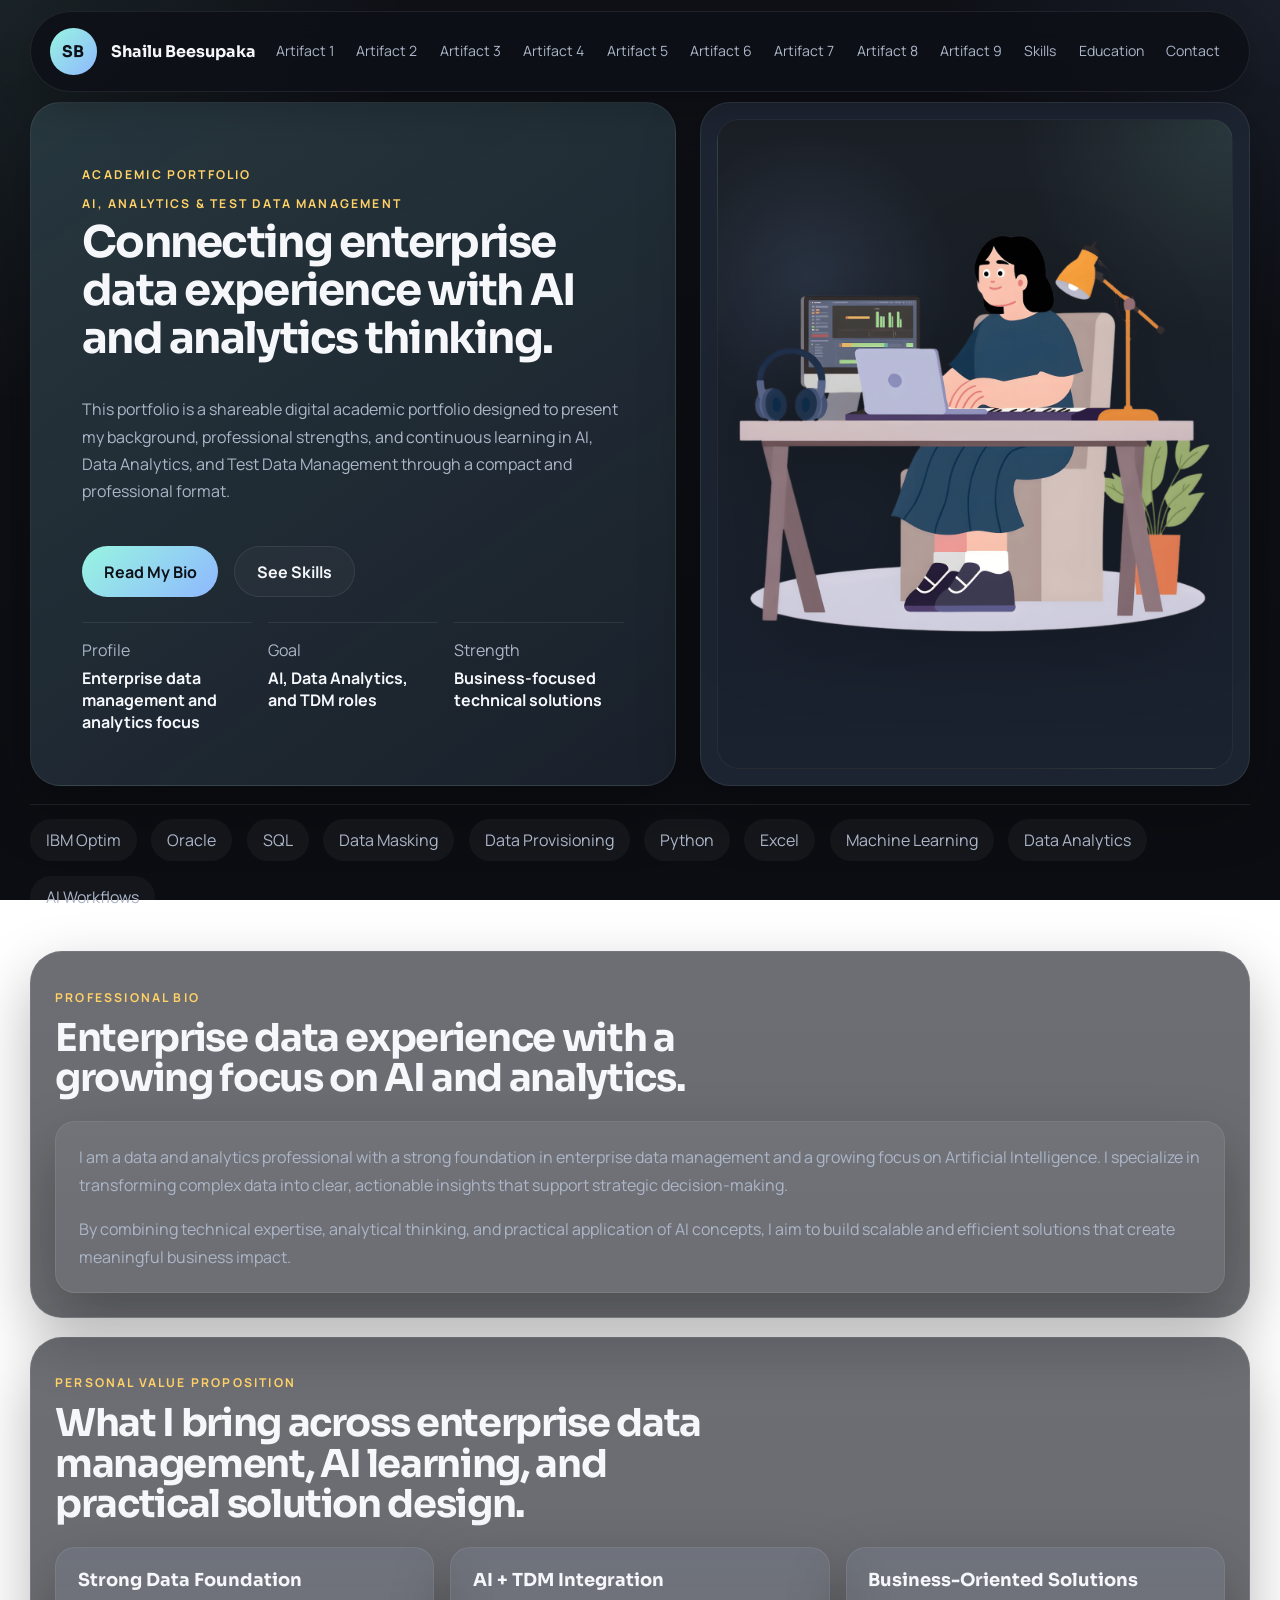
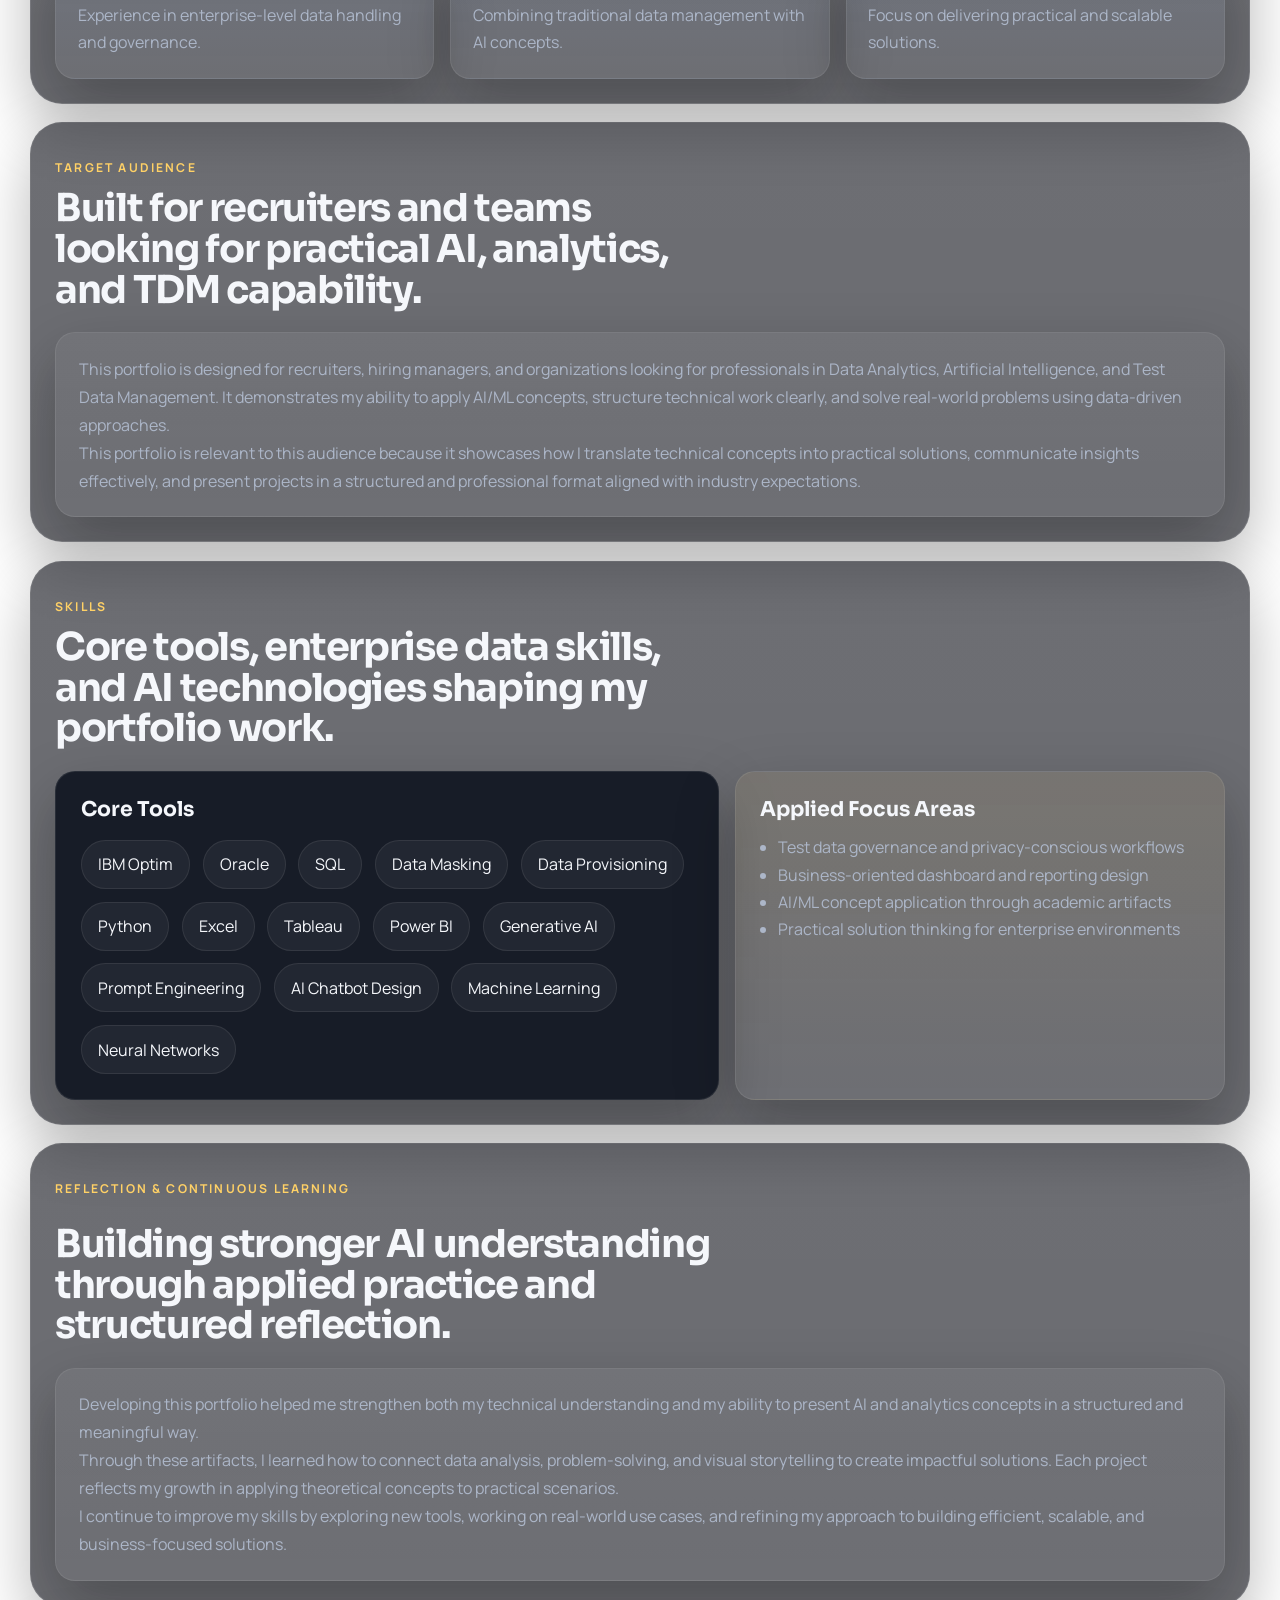
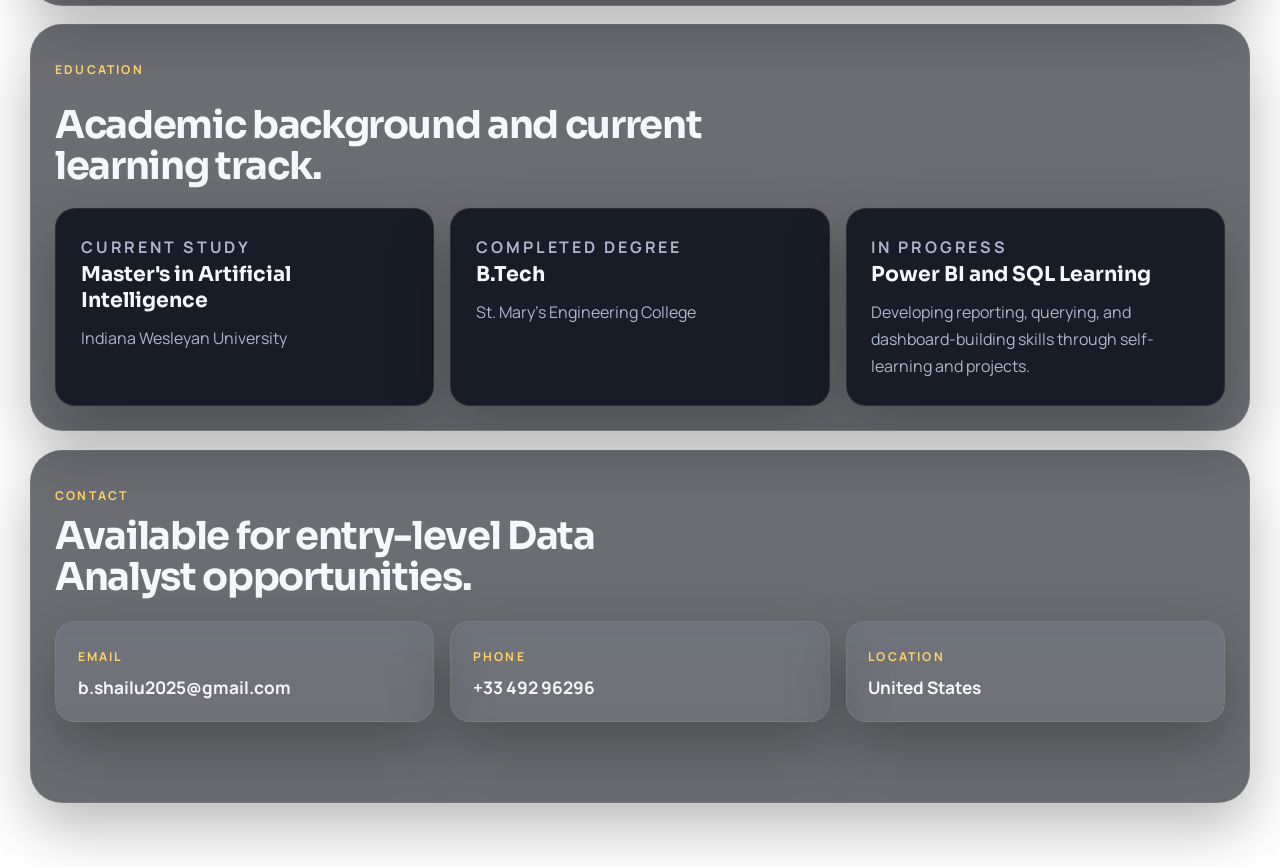
<file: index.html>
<!DOCTYPE html>
<html lang="en">
<head>
  <meta charset="UTF-8">
  <meta name="viewport" content="width=device-width, initial-scale=1.0">
  <title>Shailu Beesupaka | Data Analyst Portfolio</title>
  <meta
    name="description"
    content="Academic portfolio of Shailu Beesupaka focused on AI, Data Analytics, and Test Data Management."
  >
  <link rel="preconnect" href="https://fonts.googleapis.com">
  <link rel="preconnect" href="https://fonts.gstatic.com" crossorigin>
  <link
    href="https://fonts.googleapis.com/css2?family=Manrope:wght@400;500;600;700;800&family=Sora:wght@500;600;700&display=swap"
    rel="stylesheet"
  >
  <link rel="stylesheet" href="styles.css">
</head>
<body>
  <div class="noise-layer" aria-hidden="true"></div>

  <header class="topbar">
    <a class="identity" href="index.html">
      <span class="identity-mark">SB</span>
      <span class="identity-text">
        <strong>Shailu Beesupaka</strong>
      </span>
    </a>

    <button class="menu-toggle" aria-expanded="false" aria-controls="site-nav" aria-label="Toggle navigation">
      <span></span>
      <span></span>
      <span></span>
    </button>

    <nav id="site-nav" class="site-nav">
      <a href="#home">Home</a>
      <a href="artifact1.html">Artifact 1</a>
      <a href="artifact2.html">Artifact 2</a>
      <a href="artifact3.html">Artifact 3</a>
      <a href="artifact4.html">Artifact 4</a>
      <a href="artifact5.html">Artifact 5</a>
      <a href="artifact6.html">Artifact 6</a>
      <a href="artifact7.html">Artifact 7</a>
      <a href="artifact8.html">Artifact 8</a>
      <a href="artifact9.html">Artifact 9</a>
      <a href="#skills">Skills</a>
      <a href="#education">Education</a>
      <a href="#contact">Contact</a>
    </nav>
  </header>

  <main id="home">
    <section class="hero-grid section">
      <div class="hero-panel hero-copy reveal">
        <p class="section-label">Academic Portfolio</p>
        <div class="headline-stack">
          <p class="headline-lead">AI, Analytics & Test Data Management</p>
          <h1>Connecting enterprise data experience with AI and analytics thinking.</h1>
        </div>
        <p class="hero-summary">
          This portfolio is a shareable digital academic portfolio designed to present my background,
          professional strengths, and continuous learning in AI, Data Analytics, and Test Data Management
          through a compact and professional format.
        </p>

        <div class="hero-cta">
          <a class="button button-solid" href="#bio">Read My Bio</a>
          <a class="button button-outline" href="#skills">See Skills</a>
        </div>

        <dl class="intro-facts">
          <div>
            <dt>Profile</dt>
            <dd>Enterprise data management and analytics focus</dd>
          </div>
          <div>
            <dt>Goal</dt>
            <dd>AI, Data Analytics, and TDM roles</dd>
          </div>
          <div>
            <dt>Strength</dt>
            <dd>Business-focused technical solutions</dd>
          </div>
        </dl>
      </div>

      <aside class="hero-panel hero-side reveal">
        <figure class="hero-illustration">
          <img
            src="assets/profile-photo-shailu.png"
            alt="Profile illustration of Shailu Beesupaka working on a laptop at a desk"
          >
        </figure>
      </aside>
    </section>

    <section class="ticker-bar reveal">
      <div class="ticker-track">
        <span>IBM Optim</span>
        <span>Oracle</span>
        <span>SQL</span>
        <span>Data Masking</span>
        <span>Data Provisioning</span>
        <span>Python</span>
        <span>Excel</span>
        <span>Machine Learning</span>
        <span>Data Analytics</span>
        <span>AI Workflows</span>
      </div>
    </section>

    <section id="bio" class="section panel-section reveal">
      <div class="section-heading">
        <div>
          <p class="section-label">Professional Bio</p>
          <h2>Enterprise data experience with a growing focus on AI and analytics.</h2>
        </div>
      </div>
      <div class="bio-card">
        <p>
          I am a data and analytics professional with a strong foundation in enterprise data management and a growing focus on Artificial Intelligence. I specialize in transforming complex data into clear, actionable insights that support strategic decision-making.
        </p>
        <p>
          By combining technical expertise, analytical thinking, and practical application of AI concepts, I aim to build scalable and efficient solutions that create meaningful business impact.
        </p>
      </div>
    </section>

    <section class="section panel-section reveal">
      <div class="section-heading">
        <div>
          <p class="section-label">Personal Value Proposition</p>
          <h2>What I bring across enterprise data management, AI learning, and practical solution design.</h2>
        </div>
      </div>

      <div class="value-grid">
        <article class="value-card">
          <h3>Strong Data Foundation</h3>
          <p>Experience in enterprise-level data handling and governance.</p>
        </article>
        <article class="value-card">
          <h3>AI + TDM Integration</h3>
          <p>Combining traditional data management with AI concepts.</p>
        </article>
        <article class="value-card">
          <h3>Business-Oriented Solutions</h3>
          <p>Focus on delivering practical and scalable solutions.</p>
        </article>
      </div>
    </section>

    <section class="section panel-section reveal">
      <div class="section-heading">
        <div>
          <p class="section-label">Target Audience</p>
          <h2>Built for recruiters and teams looking for practical AI, analytics, and TDM capability.</h2>
        </div>
      </div>

      <div class="audience-card">
        <p>
          This portfolio is designed for recruiters, hiring managers, and organizations looking for professionals in Data Analytics, Artificial Intelligence, and Test Data Management. It demonstrates my ability to apply AI/ML concepts, structure technical work clearly, and solve real-world problems using data-driven approaches.
        </p>
        <p>
          This portfolio is relevant to this audience because it showcases how I translate technical concepts into practical solutions, communicate insights effectively, and present projects in a structured and professional format aligned with industry expectations.
        </p>
      </div>
    </section>

    <section id="skills" class="section panel-section tools-layout reveal">
      <div class="section-heading">
        <div>
          <p class="section-label">Skills</p>
          <h2>Core tools, enterprise data skills, and AI technologies shaping my portfolio work.</h2>
        </div>
      </div>

      <div class="tools-grid">
        <div class="tool-panel">
          <h3>Core Tools</h3>
          <div class="chip-group">
            <span>IBM Optim</span>
            <span>Oracle</span>
            <span>SQL</span>
            <span>Data Masking</span>
            <span>Data Provisioning</span>
            <span>Python</span>
            <span>Excel</span>
            <span>Tableau</span>
            <span>Power BI</span>
            <span>Generative AI</span>
            <span>Prompt Engineering</span>
            <span>AI Chatbot Design</span>
            <span>Machine Learning</span>
            <span>Neural Networks</span>
          </div>
        </div>

        <div class="tool-panel alt">
          <h3>Applied Focus Areas</h3>
          <ul>
            <li>Test data governance and privacy-conscious workflows</li>
            <li>Business-oriented dashboard and reporting design</li>
            <li>AI/ML concept application through academic artifacts</li>
            <li>Practical solution thinking for enterprise environments</li>
          </ul>
        </div>
      </div>
    </section>

    <section class="section panel-section reveal">
      <div class="section-heading">
        <p class="section-label">Reflection &amp; Continuous Learning</p>
        <h2>Building stronger AI understanding through applied practice and structured reflection.</h2>
      </div>

      <div class="audience-card">
        <p>
          Developing this portfolio helped me strengthen both my technical understanding and my ability to present AI and analytics concepts in a structured and meaningful way.
        </p>
        <p>
          Through these artifacts, I learned how to connect data analysis, problem-solving, and visual storytelling to create impactful solutions. Each project reflects my growth in applying theoretical concepts to practical scenarios.
        </p>
        <p>
          I continue to improve my skills by exploring new tools, working on real-world use cases, and refining my approach to building efficient, scalable, and business-focused solutions.
        </p>
      </div>
    </section>

    <section id="education" class="section panel-section reveal">
      <div class="section-heading">
        <p class="section-label">Education</p>
        <h2>Academic background and current learning track.</h2>
      </div>

      <div class="education-grid">
        <article class="education-card">
          <p class="education-type">Current Study</p>
          <h3>Master's in Artificial Intelligence</h3>
          <p>Indiana Wesleyan University</p>
        </article>

        <article class="education-card">
          <p class="education-type">Completed Degree</p>
          <h3>B.Tech</h3>
          <p>St. Mary's Engineering College</p>
        </article>

        <article class="education-card">
          <p class="education-type">In Progress</p>
          <h3>Power BI and SQL Learning</h3>
          <p>Developing reporting, querying, and dashboard-building skills through self-learning and projects.</p>
        </article>
      </div>
    </section>

    <section id="contact" class="section panel-section contact-layout reveal">
      <div class="contact-banner">
        <p class="section-label">Contact</p>
        <h2>Available for entry-level Data Analyst opportunities.</h2>
      </div>

      <div class="contact-grid">
        <a class="contact-tile" href="mailto:b.shailu2025@gmail.com">
          <span>Email</span>
          <strong>b.shailu2025@gmail.com</strong>
        </a>

        <a class="contact-tile" href="tel:+3349296296">
          <span>Phone</span>
          <strong>+33 492 96296</strong>
        </a>

        <div class="contact-tile">
          <span>Location</span>
          <strong>United States</strong>
        </div>
      </div>
    </section>
  </main>

  <script src="script.js"></script>
</body>
</html>
</file>
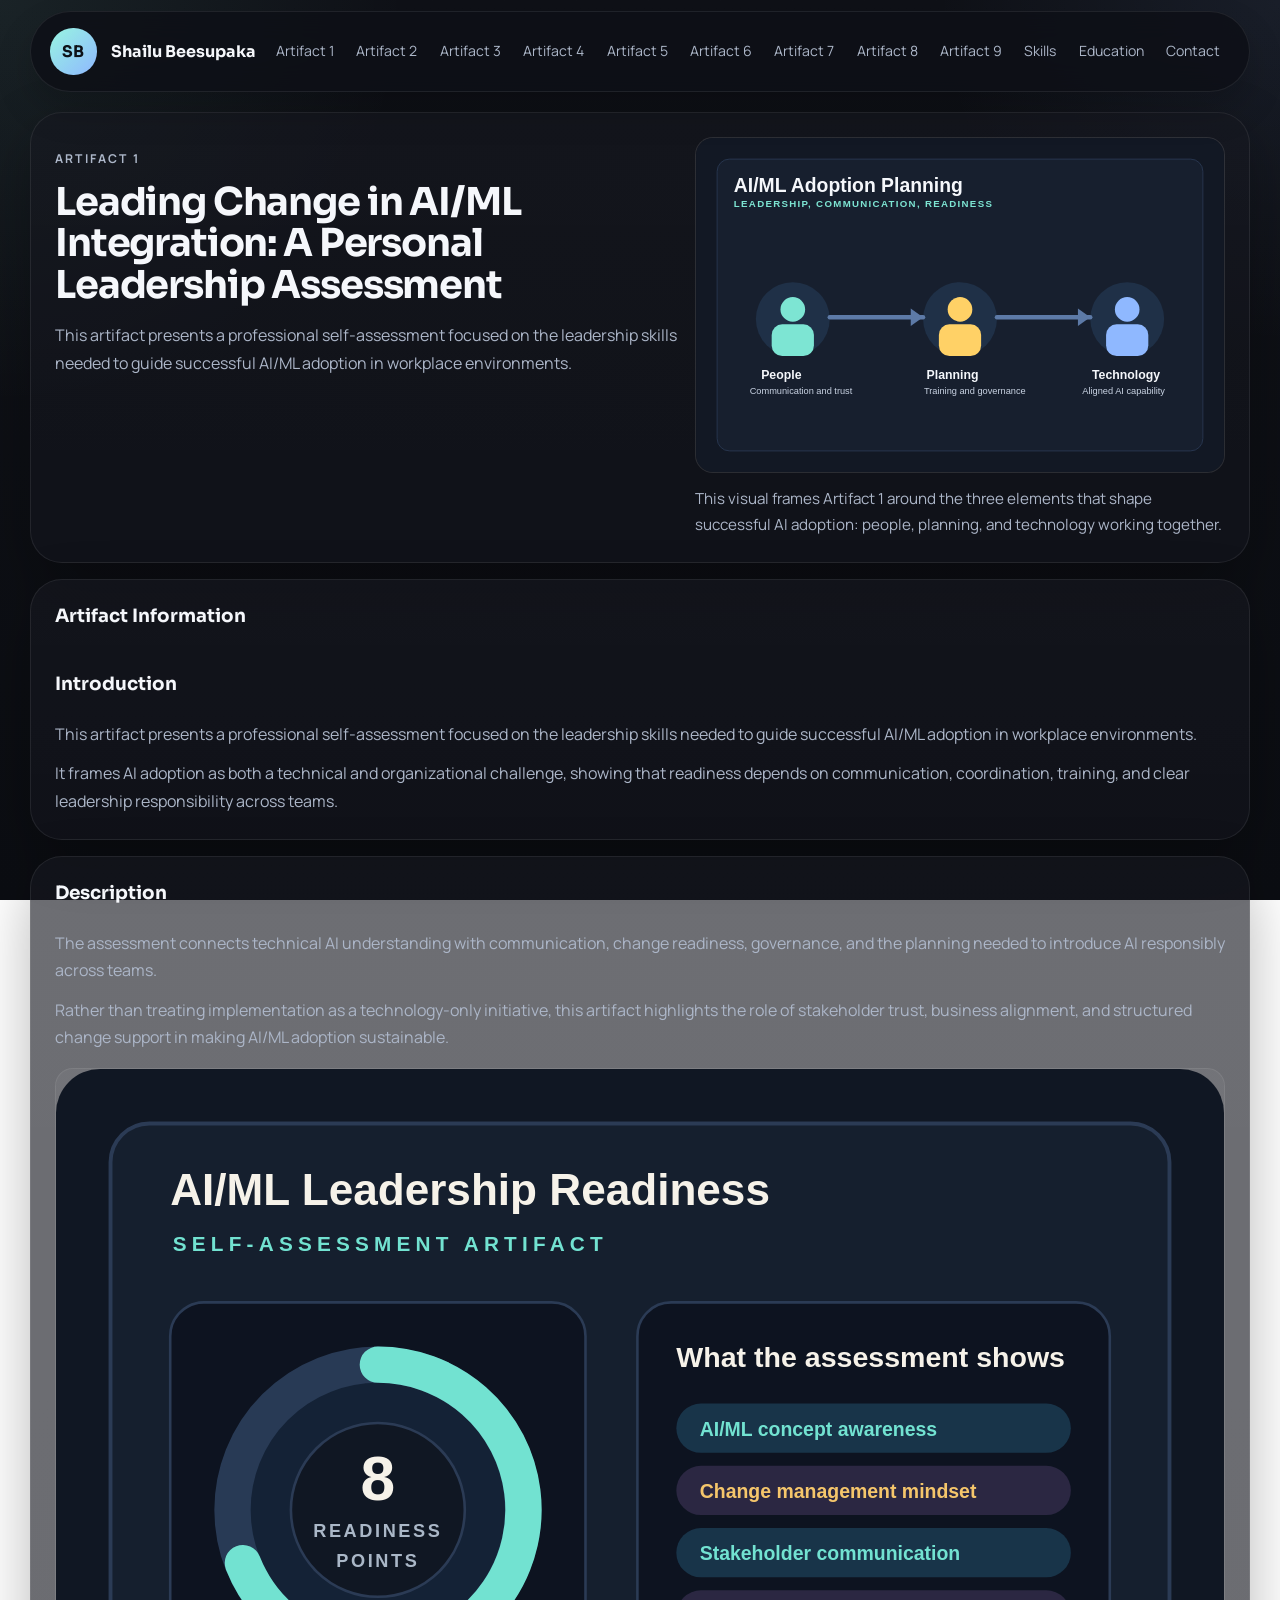
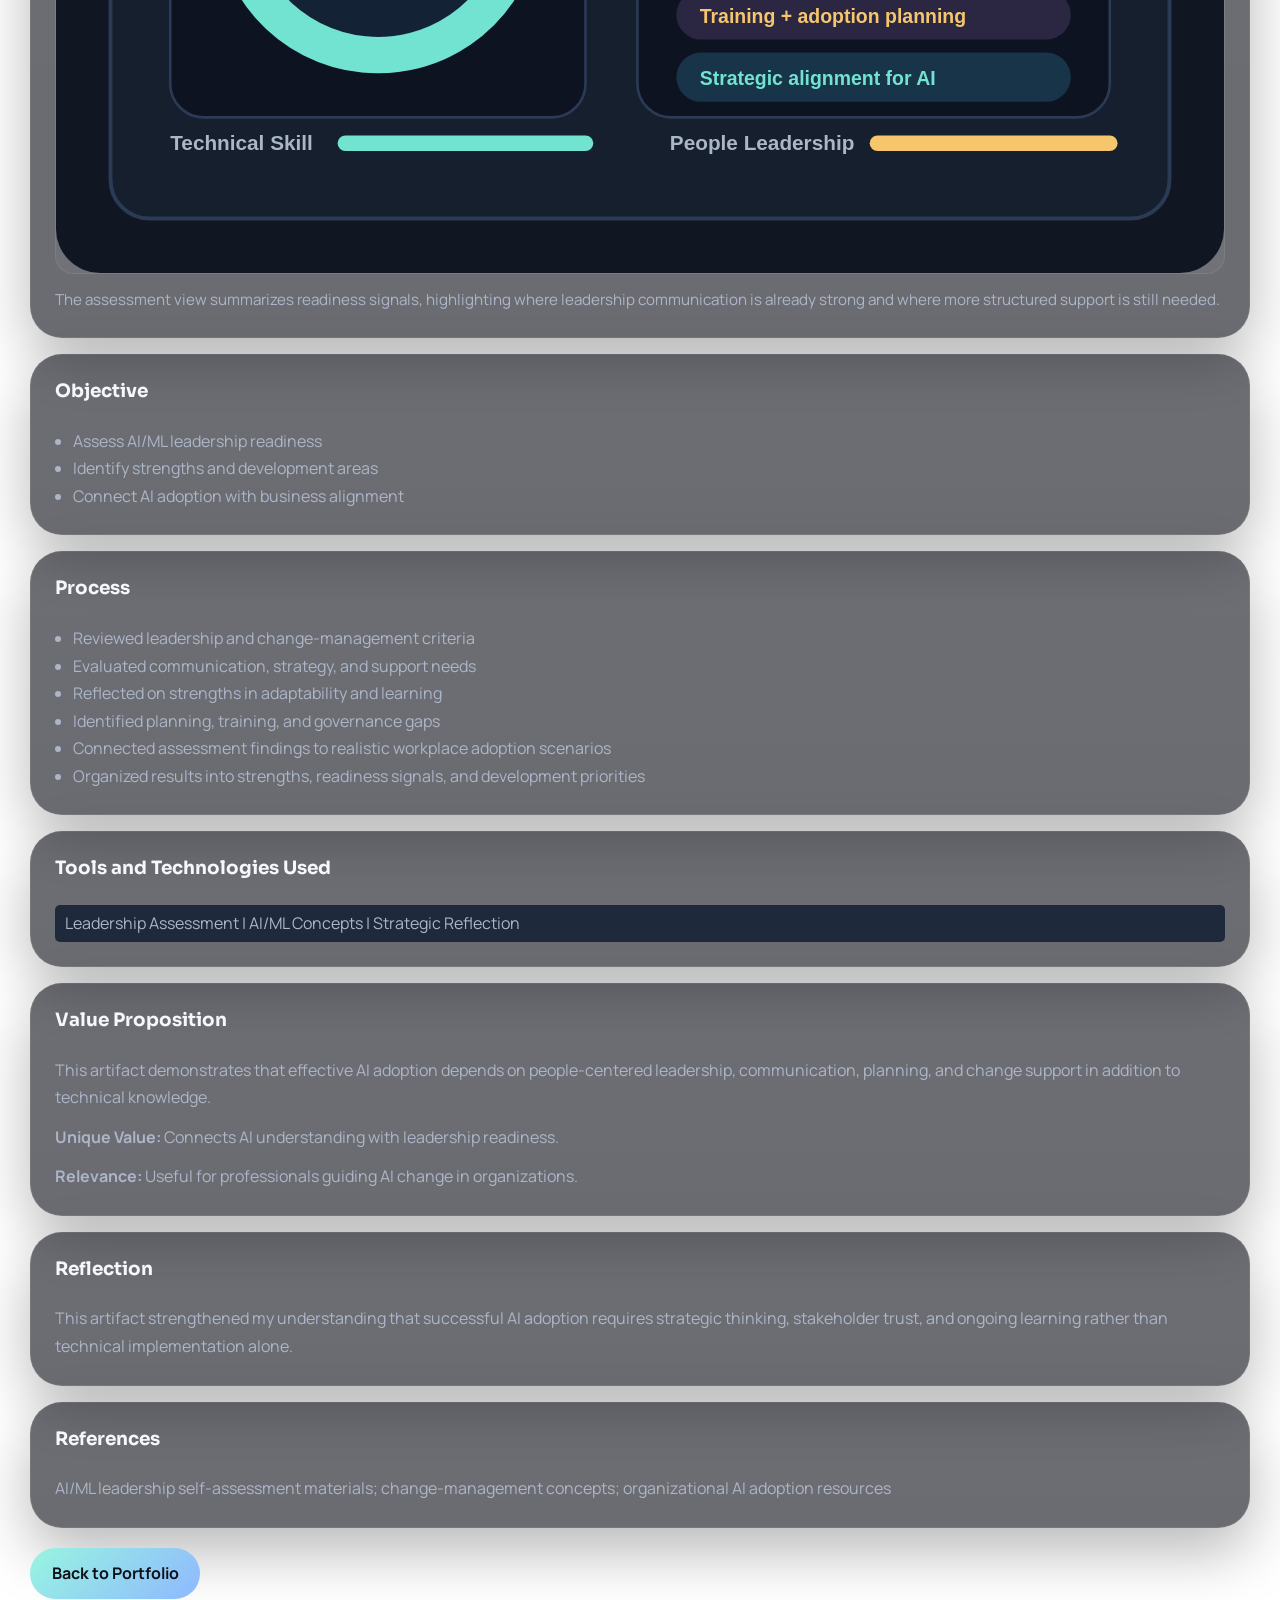
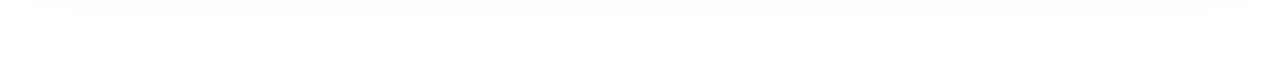
<file: artifact1.html>
<!DOCTYPE html>
<html lang="en">
<head>
  <meta charset="UTF-8">
  <meta name="viewport" content="width=device-width, initial-scale=1.0">
  <title>Artifact 1 | Shailu Beesupaka</title>
  <meta name="description" content="Artifact 1 academic portfolio page for Shailu Beesupaka.">
  <link rel="preconnect" href="https://fonts.googleapis.com">
  <link rel="preconnect" href="https://fonts.gstatic.com" crossorigin>
  <link href="https://fonts.googleapis.com/css2?family=Manrope:wght@400;500;600;700;800&family=Sora:wght@500;600;700&display=swap" rel="stylesheet">
  <link rel="stylesheet" href="styles.css">
</head>
<body>
  <div class="noise-layer" aria-hidden="true"></div>
  <header class="topbar">
    <a class="identity" href="index.html">
      <span class="identity-mark">SB</span>
      <span class="identity-text">
        <strong>Shailu Beesupaka</strong>
      </span>
    </a>
    <button class="menu-toggle" aria-expanded="false" aria-controls="site-nav" aria-label="Toggle navigation">
      <span></span>
      <span></span>
      <span></span>
    </button>
    <nav id="site-nav" class="site-nav">
      <a href="index.html">Home</a>
      <a href="artifact1.html">Artifact 1</a>
      <a href="artifact2.html">Artifact 2</a>
      <a href="artifact3.html">Artifact 3</a>
      <a href="artifact4.html">Artifact 4</a>
      <a href="artifact5.html">Artifact 5</a>
      <a href="artifact6.html">Artifact 6</a>
      <a href="artifact7.html">Artifact 7</a>
      <a href="artifact8.html">Artifact 8</a>
      <a href="artifact9.html">Artifact 9</a>
      <a href="index.html#skills">Skills</a>
      <a href="index.html#education">Education</a>
      <a href="index.html#contact">Contact</a>
    </nav>
  </header>

  <main class="artifact-page-main">
    <section class="artifact-page-layout reveal">
      <article class="artifact-page-card artifact-page-hero">
        <div class="artifact-page-intro">
          <p class="section-label">Artifact 1</p>
          <h1>Leading Change in AI/ML Integration: A Personal Leadership Assessment</h1>
          <p>This artifact presents a professional self-assessment focused on the leadership skills needed to guide successful AI/ML adoption in workplace environments.</p>
        </div>
        <div class="artifact-page-visual">
          <img src="assets/artifact1-team-adoption.svg" alt="Illustration showing collaborative AI adoption planning across teams">
          <p class="artifact-page-visual-caption">This visual frames Artifact 1 around the three elements that shape successful AI adoption: people, planning, and technology working together.</p>
        </div>
      </article>

      <div class="artifact-page-content">
        <article class="artifact-page-card artifact-section-card">
          <h2>Artifact Information</h2>
          <h2>Introduction</h2>
          <p>This artifact presents a professional self-assessment focused on the leadership skills needed to guide successful AI/ML adoption in workplace environments.</p>
          <p>It frames AI adoption as both a technical and organizational challenge, showing that readiness depends on communication, coordination, training, and clear leadership responsibility across teams.</p>
        </article>

        <article class="artifact-page-card artifact-section-card">
          <h2>Description</h2>
          <p>The assessment connects technical AI understanding with communication, change readiness, governance, and the planning needed to introduce AI responsibly across teams.</p>
          <p>Rather than treating implementation as a technology-only initiative, this artifact highlights the role of stakeholder trust, business alignment, and structured change support in making AI/ML adoption sustainable.</p>
          <div class="artifact-page-section-media">
            <div class="artifact-page-visual">
              <img src="assets/artifact1-leadership-readiness.svg" alt="Leadership readiness dashboard visual showing strengths and growth areas">
              <p class="artifact-page-visual-caption">The assessment view summarizes readiness signals, highlighting where leadership communication is already strong and where more structured support is still needed.</p>
            </div>
          </div>
        </article>

        <article class="artifact-page-card artifact-section-card">
          <h2>Objective</h2>
          <ul>
            <li>Assess AI/ML leadership readiness</li>
            <li>Identify strengths and development areas</li>
            <li>Connect AI adoption with business alignment</li>
          </ul>
        </article>

        <article class="artifact-page-card artifact-section-card">
          <h2>Process</h2>
          <ul>
            <li>Reviewed leadership and change-management criteria</li>
            <li>Evaluated communication, strategy, and support needs</li>
            <li>Reflected on strengths in adaptability and learning</li>
            <li>Identified planning, training, and governance gaps</li>
            <li>Connected assessment findings to realistic workplace adoption scenarios</li>
            <li>Organized results into strengths, readiness signals, and development priorities</li>
          </ul>
        </article>

        <article class="artifact-page-card artifact-section-card">
          <h2>Tools and Technologies Used</h2>
          <p class="tags">Leadership Assessment | AI/ML Concepts | Strategic Reflection</p>
        </article>

        <article class="artifact-page-card artifact-section-card">
          <h2>Value Proposition</h2>
          <p>This artifact demonstrates that effective AI adoption depends on people-centered leadership, communication, planning, and change support in addition to technical knowledge.</p>
          <p><b>Unique Value:</b> Connects AI understanding with leadership readiness.</p>
          <p><b>Relevance:</b> Useful for professionals guiding AI change in organizations.</p>
        </article>

        <article class="artifact-page-card artifact-section-card">
          <h2>Reflection</h2>
          <p>This artifact strengthened my understanding that successful AI adoption requires strategic thinking, stakeholder trust, and ongoing learning rather than technical implementation alone.</p>
        </article>

        <article class="artifact-page-card artifact-section-card">
          <h2>References</h2>
          <p>AI/ML leadership self-assessment materials; change-management concepts; organizational AI adoption resources</p>
        </article>

        <div class="artifact-page-footer-actions">
          <a class="button button-solid" href="index.html">Back to Portfolio</a>
        </div>
      </div>
    </section>
  </main>

  <script src="script.js"></script>
</body>
</html>
</file>
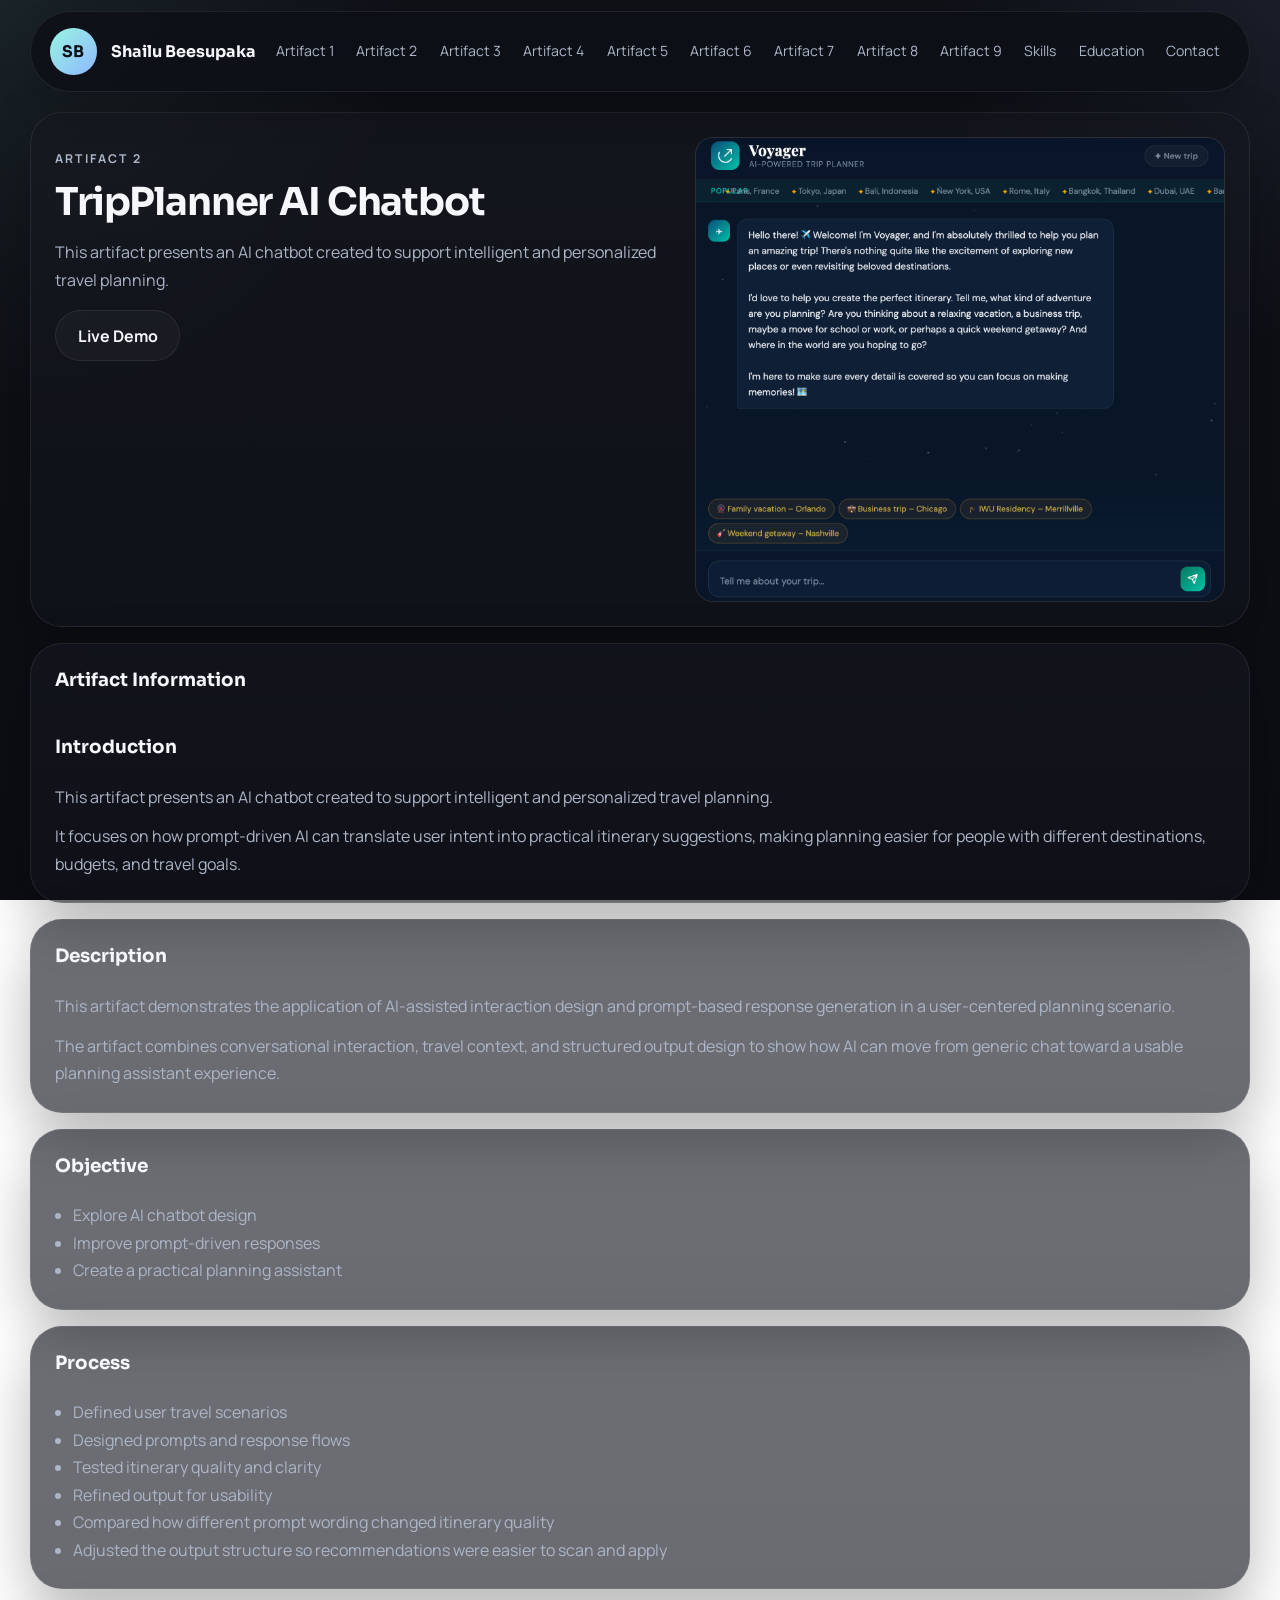
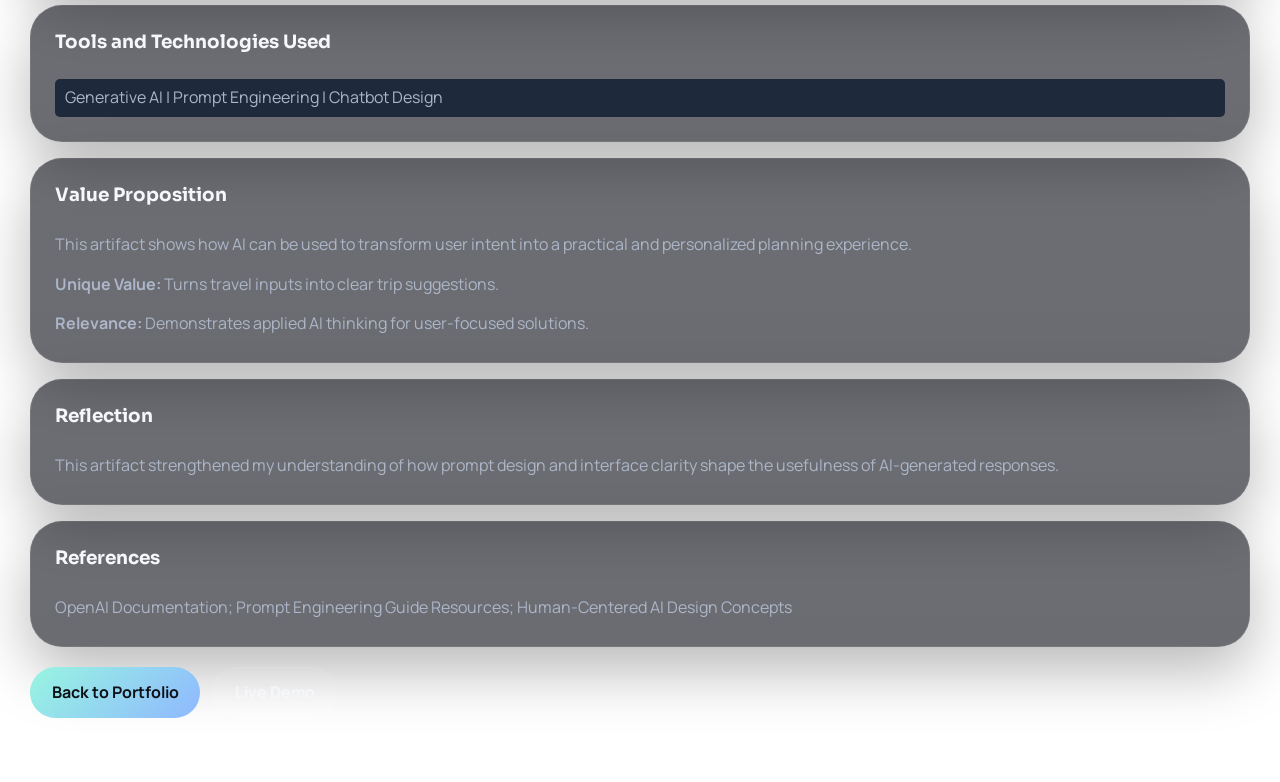
<file: artifact2.html>
<!DOCTYPE html>
<html lang="en">
<head>
  <meta charset="UTF-8">
  <meta name="viewport" content="width=device-width, initial-scale=1.0">
  <title>Artifact 2 | Shailu Beesupaka</title>
  <meta name="description" content="Artifact 2 academic portfolio page for Shailu Beesupaka.">
  <link rel="preconnect" href="https://fonts.googleapis.com">
  <link rel="preconnect" href="https://fonts.gstatic.com" crossorigin>
  <link href="https://fonts.googleapis.com/css2?family=Manrope:wght@400;500;600;700;800&family=Sora:wght@500;600;700&display=swap" rel="stylesheet">
  <link rel="stylesheet" href="styles.css">
</head>
<body>
  <div class="noise-layer" aria-hidden="true"></div>
  <header class="topbar">
    <a class="identity" href="index.html">
      <span class="identity-mark">SB</span>
      <span class="identity-text">
        <strong>Shailu Beesupaka</strong>
      </span>
    </a>
    <button class="menu-toggle" aria-expanded="false" aria-controls="site-nav" aria-label="Toggle navigation">
      <span></span>
      <span></span>
      <span></span>
    </button>
    <nav id="site-nav" class="site-nav">
      <a href="index.html">Home</a>
      <a href="artifact1.html">Artifact 1</a>
      <a href="artifact2.html">Artifact 2</a>
      <a href="artifact3.html">Artifact 3</a>
      <a href="artifact4.html">Artifact 4</a>
      <a href="artifact5.html">Artifact 5</a>
      <a href="artifact6.html">Artifact 6</a>
      <a href="artifact7.html">Artifact 7</a>
      <a href="artifact8.html">Artifact 8</a>
      <a href="artifact9.html">Artifact 9</a>
      <a href="index.html#skills">Skills</a>
      <a href="index.html#education">Education</a>
      <a href="index.html#contact">Contact</a>
    </nav>
  </header>

  <main class="artifact-page-main">
    <section class="artifact-page-layout reveal">
      <article class="artifact-page-card artifact-page-hero">
        <div class="artifact-page-intro">
          <p class="section-label">Artifact 2</p>
          <h1>TripPlanner AI Chatbot</h1>
          <p>This artifact presents an AI chatbot created to support intelligent and personalized travel planning.</p>
          <div class="artifact-page-links">
            <a class="button button-outline" href="https://agent-69b59d156810d7401ed1--earnest-bunny-121126.netlify.app/" target="_blank" rel="noopener noreferrer">Live Demo</a>
          </div>
        </div>
        <div class="artifact-page-visual">
          <img src="assets/tripplanner-dashboard.png" alt="TripPlanner AI chatbot interface">
        </div>
      </article>

      <div class="artifact-page-content">
        <article class="artifact-page-card artifact-section-card">
          <h2>Artifact Information</h2>
          <h2>Introduction</h2>
          <p>This artifact presents an AI chatbot created to support intelligent and personalized travel planning.</p>
          <p>It focuses on how prompt-driven AI can translate user intent into practical itinerary suggestions, making planning easier for people with different destinations, budgets, and travel goals.</p>
        </article>

        <article class="artifact-page-card artifact-section-card">
          <h2>Description</h2>
          <p>This artifact demonstrates the application of AI-assisted interaction design and prompt-based response generation in a user-centered planning scenario.</p>
          <p>The artifact combines conversational interaction, travel context, and structured output design to show how AI can move from generic chat toward a usable planning assistant experience.</p>
        </article>

        <article class="artifact-page-card artifact-section-card">
          <h2>Objective</h2>
          <ul>
            <li>Explore AI chatbot design</li>
            <li>Improve prompt-driven responses</li>
            <li>Create a practical planning assistant</li>
          </ul>
        </article>

        <article class="artifact-page-card artifact-section-card">
          <h2>Process</h2>
          <ul>
            <li>Defined user travel scenarios</li>
            <li>Designed prompts and response flows</li>
            <li>Tested itinerary quality and clarity</li>
            <li>Refined output for usability</li>
            <li>Compared how different prompt wording changed itinerary quality</li>
            <li>Adjusted the output structure so recommendations were easier to scan and apply</li>
          </ul>
        </article>

        <article class="artifact-page-card artifact-section-card">
          <h2>Tools and Technologies Used</h2>
          <p class="tags">Generative AI | Prompt Engineering | Chatbot Design</p>
        </article>

        <article class="artifact-page-card artifact-section-card">
          <h2>Value Proposition</h2>
          <p>This artifact shows how AI can be used to transform user intent into a practical and personalized planning experience.</p>
          <p><b>Unique Value:</b> Turns travel inputs into clear trip suggestions.</p>
          <p><b>Relevance:</b> Demonstrates applied AI thinking for user-focused solutions.</p>
        </article>

        <article class="artifact-page-card artifact-section-card">
          <h2>Reflection</h2>
          <p>This artifact strengthened my understanding of how prompt design and interface clarity shape the usefulness of AI-generated responses.</p>
        </article>

        <article class="artifact-page-card artifact-section-card">
          <h2>References</h2>
          <p>OpenAI Documentation; Prompt Engineering Guide Resources; Human-Centered AI Design Concepts</p>
        </article>

        <div class="artifact-page-footer-actions">
          <a class="button button-solid" href="index.html">Back to Portfolio</a>
          <a class="button button-outline" href="https://agent-69b59d156810d7401ed1--earnest-bunny-121126.netlify.app/" target="_blank" rel="noopener noreferrer">Live Demo</a>
        </div>
      </div>
    </section>
  </main>

  <script src="script.js"></script>
</body>
</html>
</file>
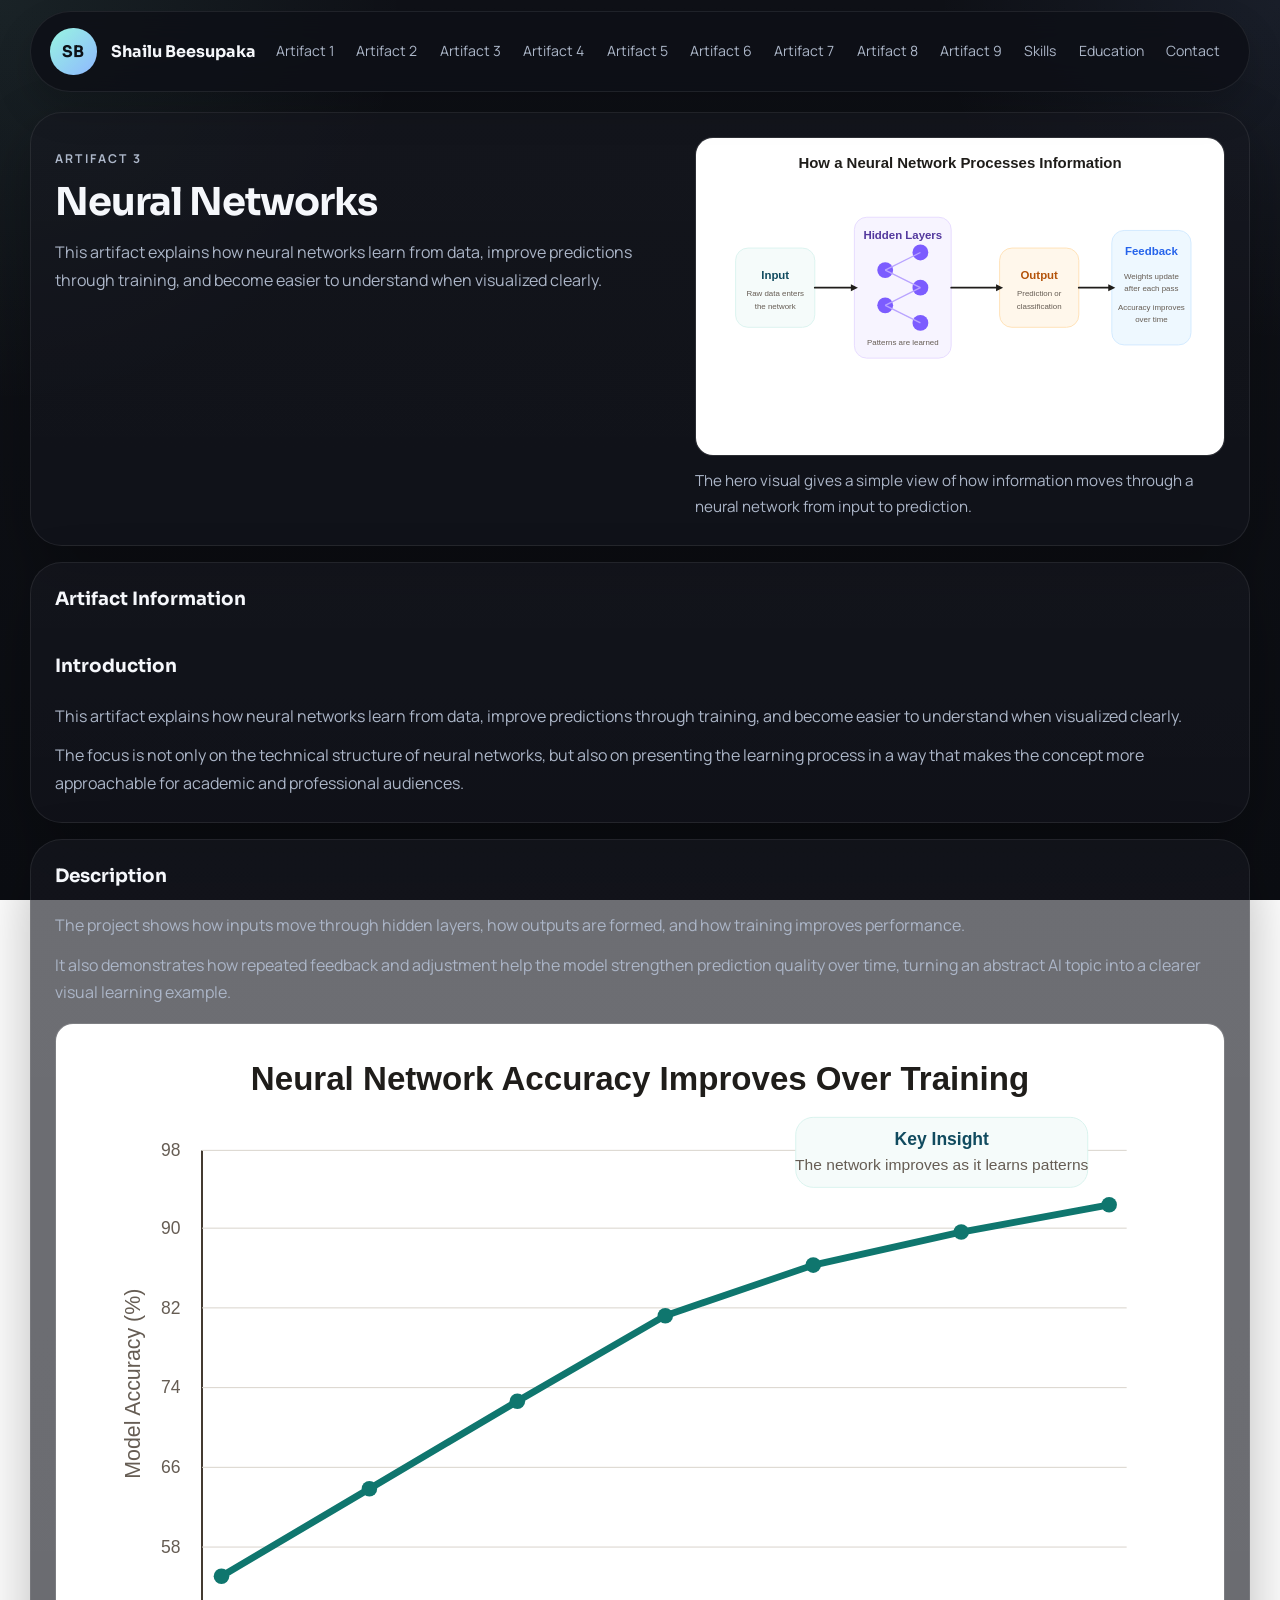
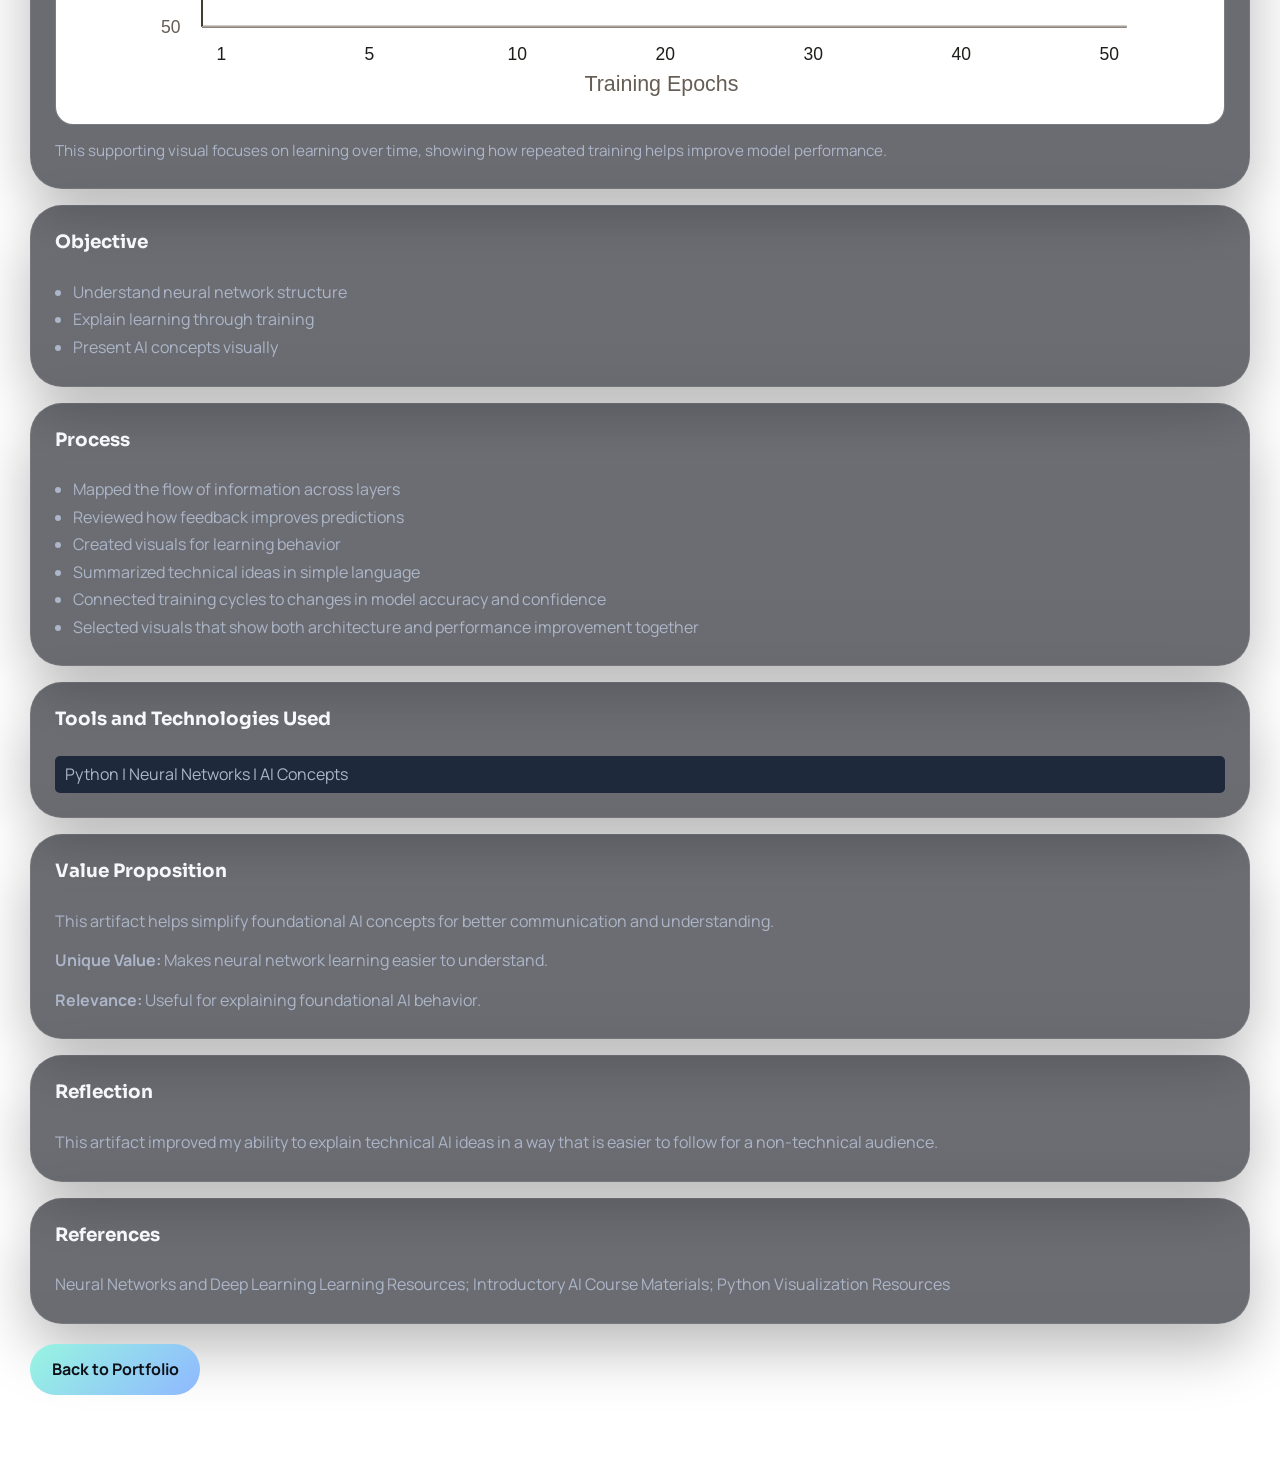
<file: artifact3.html>
<!DOCTYPE html>
<html lang="en">
<head>
  <meta charset="UTF-8">
  <meta name="viewport" content="width=device-width, initial-scale=1.0">
  <title>Artifact 3 | Shailu Beesupaka</title>
  <meta name="description" content="Artifact 3 academic portfolio page for Shailu Beesupaka.">
  <link rel="preconnect" href="https://fonts.googleapis.com">
  <link rel="preconnect" href="https://fonts.gstatic.com" crossorigin>
  <link href="https://fonts.googleapis.com/css2?family=Manrope:wght@400;500;600;700;800&family=Sora:wght@500;600;700&display=swap" rel="stylesheet">
  <link rel="stylesheet" href="styles.css">
</head>
<body>
  <div class="noise-layer" aria-hidden="true"></div>
  <header class="topbar">
    <a class="identity" href="index.html">
      <span class="identity-mark">SB</span>
      <span class="identity-text">
        <strong>Shailu Beesupaka</strong>
      </span>
    </a>
    <button class="menu-toggle" aria-expanded="false" aria-controls="site-nav" aria-label="Toggle navigation">
      <span></span>
      <span></span>
      <span></span>
    </button>
    <nav id="site-nav" class="site-nav">
      <a href="index.html">Home</a>
      <a href="artifact1.html">Artifact 1</a>
      <a href="artifact2.html">Artifact 2</a>
      <a href="artifact3.html">Artifact 3</a>
      <a href="artifact4.html">Artifact 4</a>
      <a href="artifact5.html">Artifact 5</a>
      <a href="artifact6.html">Artifact 6</a>
      <a href="artifact7.html">Artifact 7</a>
      <a href="artifact8.html">Artifact 8</a>
      <a href="artifact9.html">Artifact 9</a>
      <a href="index.html#skills">Skills</a>
      <a href="index.html#education">Education</a>
      <a href="index.html#contact">Contact</a>
    </nav>
  </header>

  <main class="artifact-page-main">
    <section class="artifact-page-layout reveal">
      <article class="artifact-page-card artifact-page-hero">
        <div class="artifact-page-intro">
          <p class="section-label">Artifact 3</p>
          <h1>Neural Networks</h1>
          <p>This artifact explains how neural networks learn from data, improve predictions through training, and become easier to understand when visualized clearly.</p>
        </div>
        <div class="artifact-page-visual">
          <img src="assets/neural-network-flow.svg" alt="Neural network visual showing how information moves from input to output">
          <p class="artifact-page-visual-caption">The hero visual gives a simple view of how information moves through a neural network from input to prediction.</p>
        </div>
      </article>

      <div class="artifact-page-content">
        <article class="artifact-page-card artifact-section-card">
          <h2>Artifact Information</h2>
          <h2>Introduction</h2>
          <p>This artifact explains how neural networks learn from data, improve predictions through training, and become easier to understand when visualized clearly.</p>
          <p>The focus is not only on the technical structure of neural networks, but also on presenting the learning process in a way that makes the concept more approachable for academic and professional audiences.</p>
        </article>

        <article class="artifact-page-card artifact-section-card">
          <h2>Description</h2>
          <p>The project shows how inputs move through hidden layers, how outputs are formed, and how training improves performance.</p>
          <p>It also demonstrates how repeated feedback and adjustment help the model strengthen prediction quality over time, turning an abstract AI topic into a clearer visual learning example.</p>
          <div class="artifact-page-section-media">
            <div class="artifact-page-visual">
              <img src="assets/neural-network-learning-curve.svg" alt="Neural network accuracy graph showing improvement during training">
              <p class="artifact-page-visual-caption">This supporting visual focuses on learning over time, showing how repeated training helps improve model performance.</p>
            </div>
          </div>
        </article>

        <article class="artifact-page-card artifact-section-card">
          <h2>Objective</h2>
          <ul>
            <li>Understand neural network structure</li>
            <li>Explain learning through training</li>
            <li>Present AI concepts visually</li>
          </ul>
        </article>

        <article class="artifact-page-card artifact-section-card">
          <h2>Process</h2>
          <ul>
            <li>Mapped the flow of information across layers</li>
            <li>Reviewed how feedback improves predictions</li>
            <li>Created visuals for learning behavior</li>
            <li>Summarized technical ideas in simple language</li>
            <li>Connected training cycles to changes in model accuracy and confidence</li>
            <li>Selected visuals that show both architecture and performance improvement together</li>
          </ul>
        </article>

        <article class="artifact-page-card artifact-section-card">
          <h2>Tools and Technologies Used</h2>
          <p class="tags">Python | Neural Networks | AI Concepts</p>
        </article>

        <article class="artifact-page-card artifact-section-card">
          <h2>Value Proposition</h2>
          <p>This artifact helps simplify foundational AI concepts for better communication and understanding.</p>
          <p><b>Unique Value:</b> Makes neural network learning easier to understand.</p>
          <p><b>Relevance:</b> Useful for explaining foundational AI behavior.</p>
        </article>

        <article class="artifact-page-card artifact-section-card">
          <h2>Reflection</h2>
          <p>This artifact improved my ability to explain technical AI ideas in a way that is easier to follow for a non-technical audience.</p>
        </article>

        <article class="artifact-page-card artifact-section-card">
          <h2>References</h2>
          <p>Neural Networks and Deep Learning Learning Resources; Introductory AI Course Materials; Python Visualization Resources</p>
        </article>

        <div class="artifact-page-footer-actions">
          <a class="button button-solid" href="index.html">Back to Portfolio</a>
        </div>
      </div>
    </section>
  </main>

  <script src="script.js"></script>
</body>
</html>
</file>
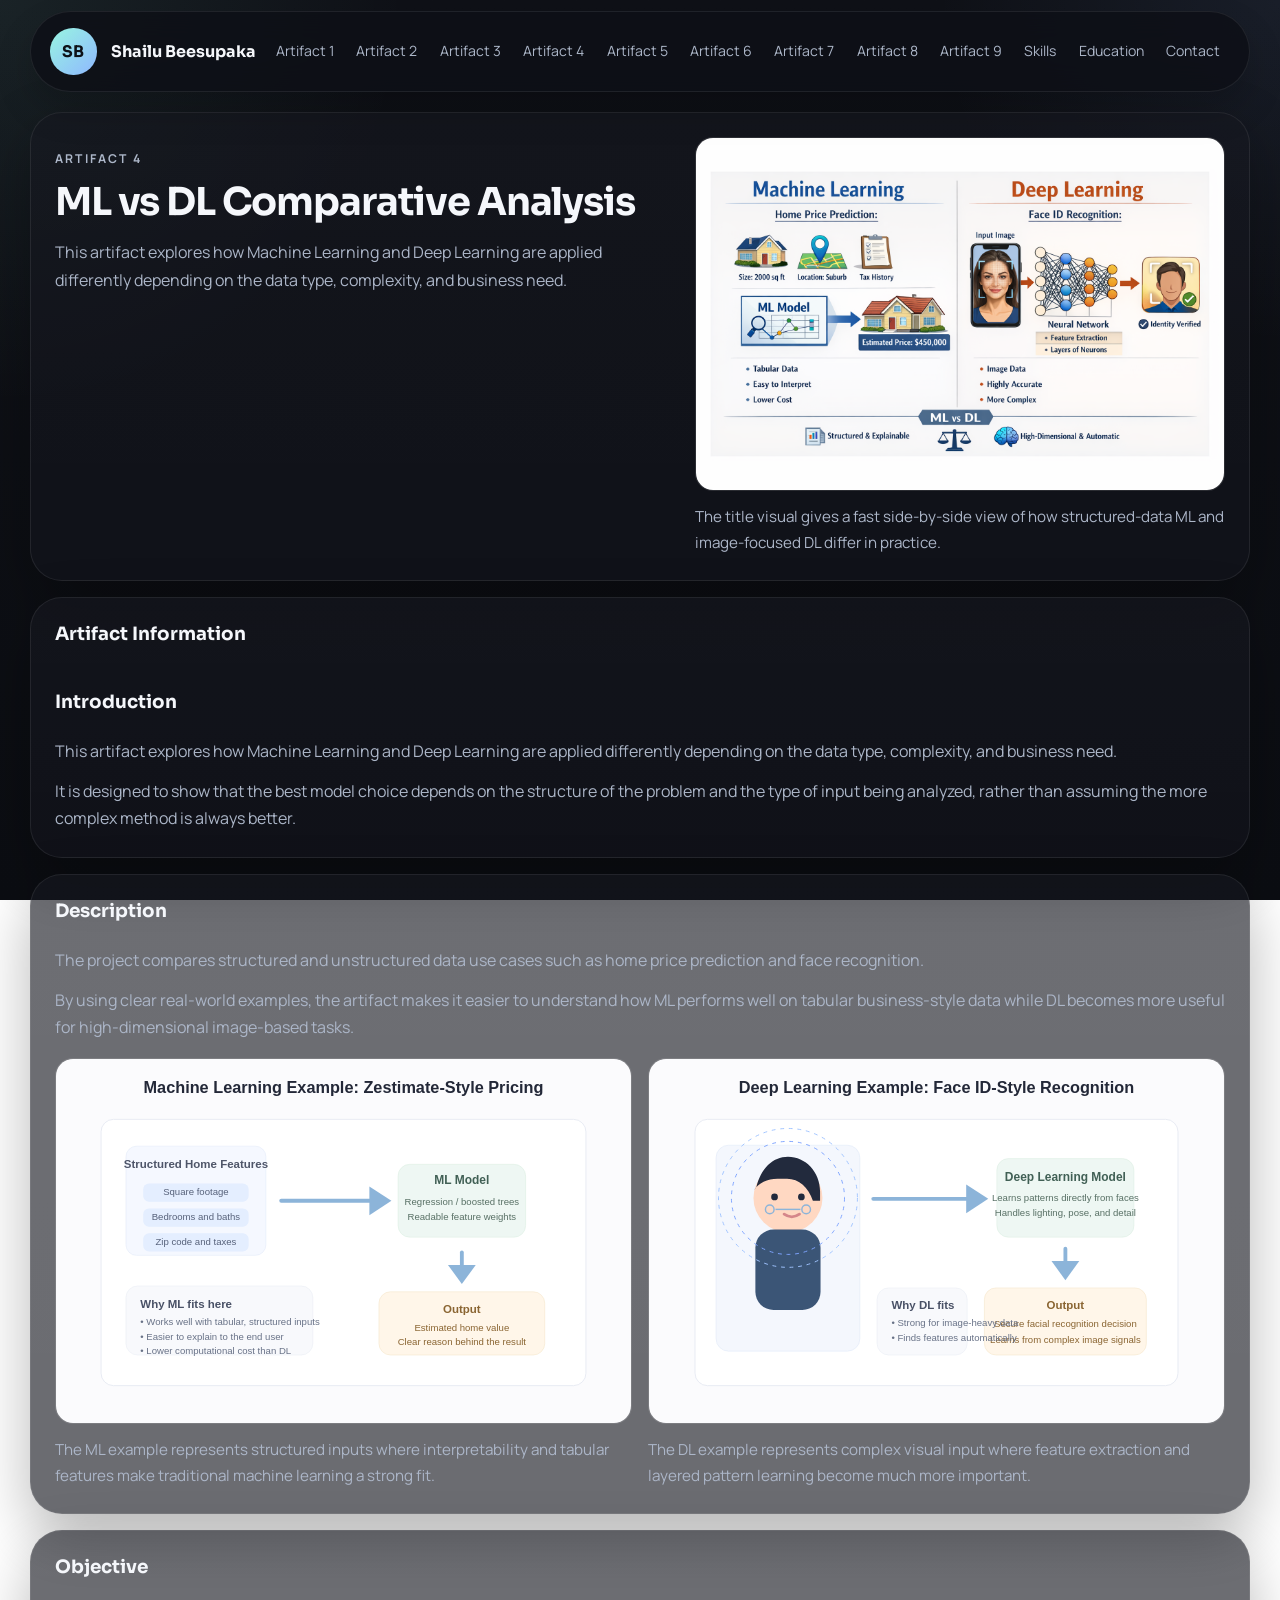
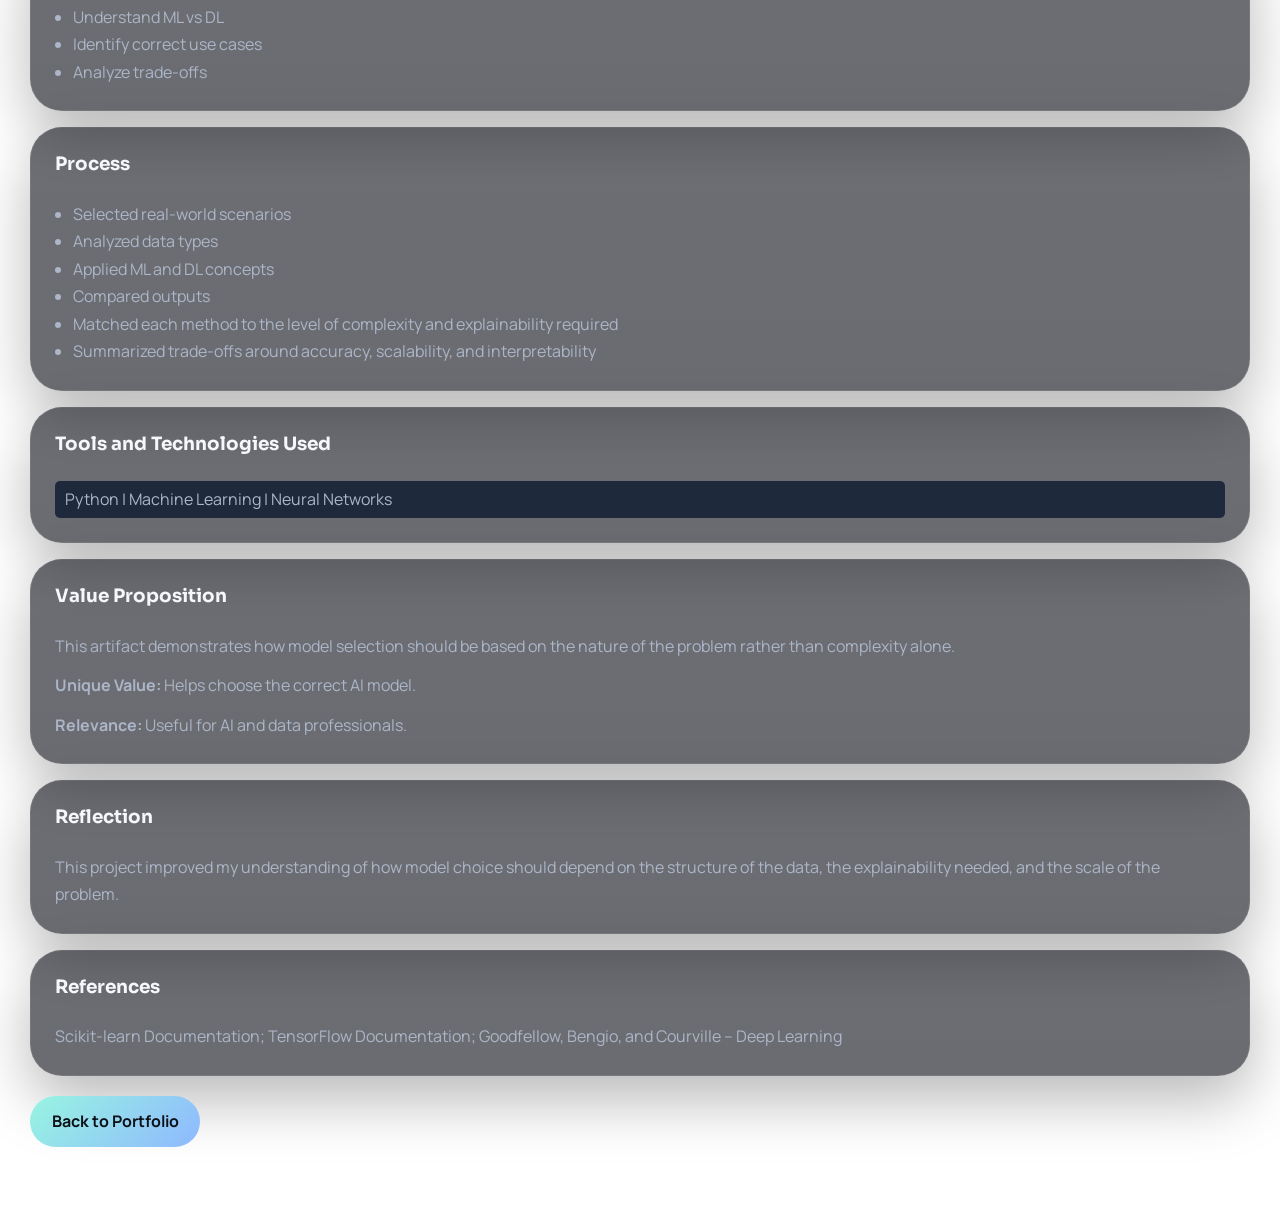
<file: artifact4.html>
<!DOCTYPE html>
<html lang="en">
<head>
  <meta charset="UTF-8">
  <meta name="viewport" content="width=device-width, initial-scale=1.0">
  <title>Artifact 4 | Shailu Beesupaka</title>
  <meta name="description" content="Artifact 4 academic portfolio page for Shailu Beesupaka.">
  <link rel="preconnect" href="https://fonts.googleapis.com">
  <link rel="preconnect" href="https://fonts.gstatic.com" crossorigin>
  <link href="https://fonts.googleapis.com/css2?family=Manrope:wght@400;500;600;700;800&family=Sora:wght@500;600;700&display=swap" rel="stylesheet">
  <link rel="stylesheet" href="styles.css">
</head>
<body>
  <div class="noise-layer" aria-hidden="true"></div>
  <header class="topbar">
    <a class="identity" href="index.html">
      <span class="identity-mark">SB</span>
      <span class="identity-text">
        <strong>Shailu Beesupaka</strong>
      </span>
    </a>
    <button class="menu-toggle" aria-expanded="false" aria-controls="site-nav" aria-label="Toggle navigation">
      <span></span>
      <span></span>
      <span></span>
    </button>
    <nav id="site-nav" class="site-nav">
      <a href="index.html">Home</a>
      <a href="artifact1.html">Artifact 1</a>
      <a href="artifact2.html">Artifact 2</a>
      <a href="artifact3.html">Artifact 3</a>
      <a href="artifact4.html">Artifact 4</a>
      <a href="artifact5.html">Artifact 5</a>
      <a href="artifact6.html">Artifact 6</a>
      <a href="artifact7.html">Artifact 7</a>
      <a href="artifact8.html">Artifact 8</a>
      <a href="artifact9.html">Artifact 9</a>
      <a href="index.html#skills">Skills</a>
      <a href="index.html#education">Education</a>
      <a href="index.html#contact">Contact</a>
    </nav>
  </header>

  <main class="artifact-page-main">
    <section class="artifact-page-layout reveal">
      <article class="artifact-page-card artifact-page-hero">
        <div class="artifact-page-intro">
          <p class="section-label">Artifact 4</p>
          <h1>ML vs DL Comparative Analysis</h1>
          <p>This artifact explores how Machine Learning and Deep Learning are applied differently depending on the data type, complexity, and business need.</p>
        </div>
        <div class="artifact-page-visual">
          <img src="assets/ml-vs-dl-comparison.png" alt="Machine learning and deep learning comparison visual">
          <p class="artifact-page-visual-caption">The title visual gives a fast side-by-side view of how structured-data ML and image-focused DL differ in practice.</p>
        </div>
      </article>

      <div class="artifact-page-content">
        <article class="artifact-page-card artifact-section-card">
          <h2>Artifact Information</h2>
          <h2>Introduction</h2>
          <p>This artifact explores how Machine Learning and Deep Learning are applied differently depending on the data type, complexity, and business need.</p>
          <p>It is designed to show that the best model choice depends on the structure of the problem and the type of input being analyzed, rather than assuming the more complex method is always better.</p>
        </article>

        <article class="artifact-page-card artifact-section-card">
          <h2>Description</h2>
          <p>The project compares structured and unstructured data use cases such as home price prediction and face recognition.</p>
          <p>By using clear real-world examples, the artifact makes it easier to understand how ML performs well on tabular business-style data while DL becomes more useful for high-dimensional image-based tasks.</p>
          <div class="artifact-page-section-media">
            <div class="artifact-page-grid">
              <div class="artifact-page-visual">
                <img src="assets/ml-zestimate-example.svg" alt="Machine learning example showing home price prediction from structured data">
                <p class="artifact-page-visual-caption">The ML example represents structured inputs where interpretability and tabular features make traditional machine learning a strong fit.</p>
              </div>
              <div class="artifact-page-visual">
                <img src="assets/dl-faceid-example.svg" alt="Deep learning example showing face recognition from image data">
                <p class="artifact-page-visual-caption">The DL example represents complex visual input where feature extraction and layered pattern learning become much more important.</p>
              </div>
            </div>
          </div>
        </article>

        <article class="artifact-page-card artifact-section-card">
          <h2>Objective</h2>
          <ul>
            <li>Understand ML vs DL</li>
            <li>Identify correct use cases</li>
            <li>Analyze trade-offs</li>
          </ul>
        </article>

        <article class="artifact-page-card artifact-section-card">
          <h2>Process</h2>
          <ul>
            <li>Selected real-world scenarios</li>
            <li>Analyzed data types</li>
            <li>Applied ML and DL concepts</li>
            <li>Compared outputs</li>
            <li>Matched each method to the level of complexity and explainability required</li>
            <li>Summarized trade-offs around accuracy, scalability, and interpretability</li>
          </ul>
        </article>

        <article class="artifact-page-card artifact-section-card">
          <h2>Tools and Technologies Used</h2>
          <p class="tags">Python | Machine Learning | Neural Networks</p>
        </article>

        <article class="artifact-page-card artifact-section-card">
          <h2>Value Proposition</h2>
          <p>This artifact demonstrates how model selection should be based on the nature of the problem rather than complexity alone.</p>
          <p><b>Unique Value:</b> Helps choose the correct AI model.</p>
          <p><b>Relevance:</b> Useful for AI and data professionals.</p>
        </article>

        <article class="artifact-page-card artifact-section-card">
          <h2>Reflection</h2>
          <p>This project improved my understanding of how model choice should depend on the structure of the data, the explainability needed, and the scale of the problem.</p>
        </article>

        <article class="artifact-page-card artifact-section-card">
          <h2>References</h2>
          <p>Scikit-learn Documentation; TensorFlow Documentation; Goodfellow, Bengio, and Courville – Deep Learning</p>
        </article>

        <div class="artifact-page-footer-actions">
          <a class="button button-solid" href="index.html">Back to Portfolio</a>
        </div>
      </div>
    </section>
  </main>

  <script src="script.js"></script>
</body>
</html>
</file>
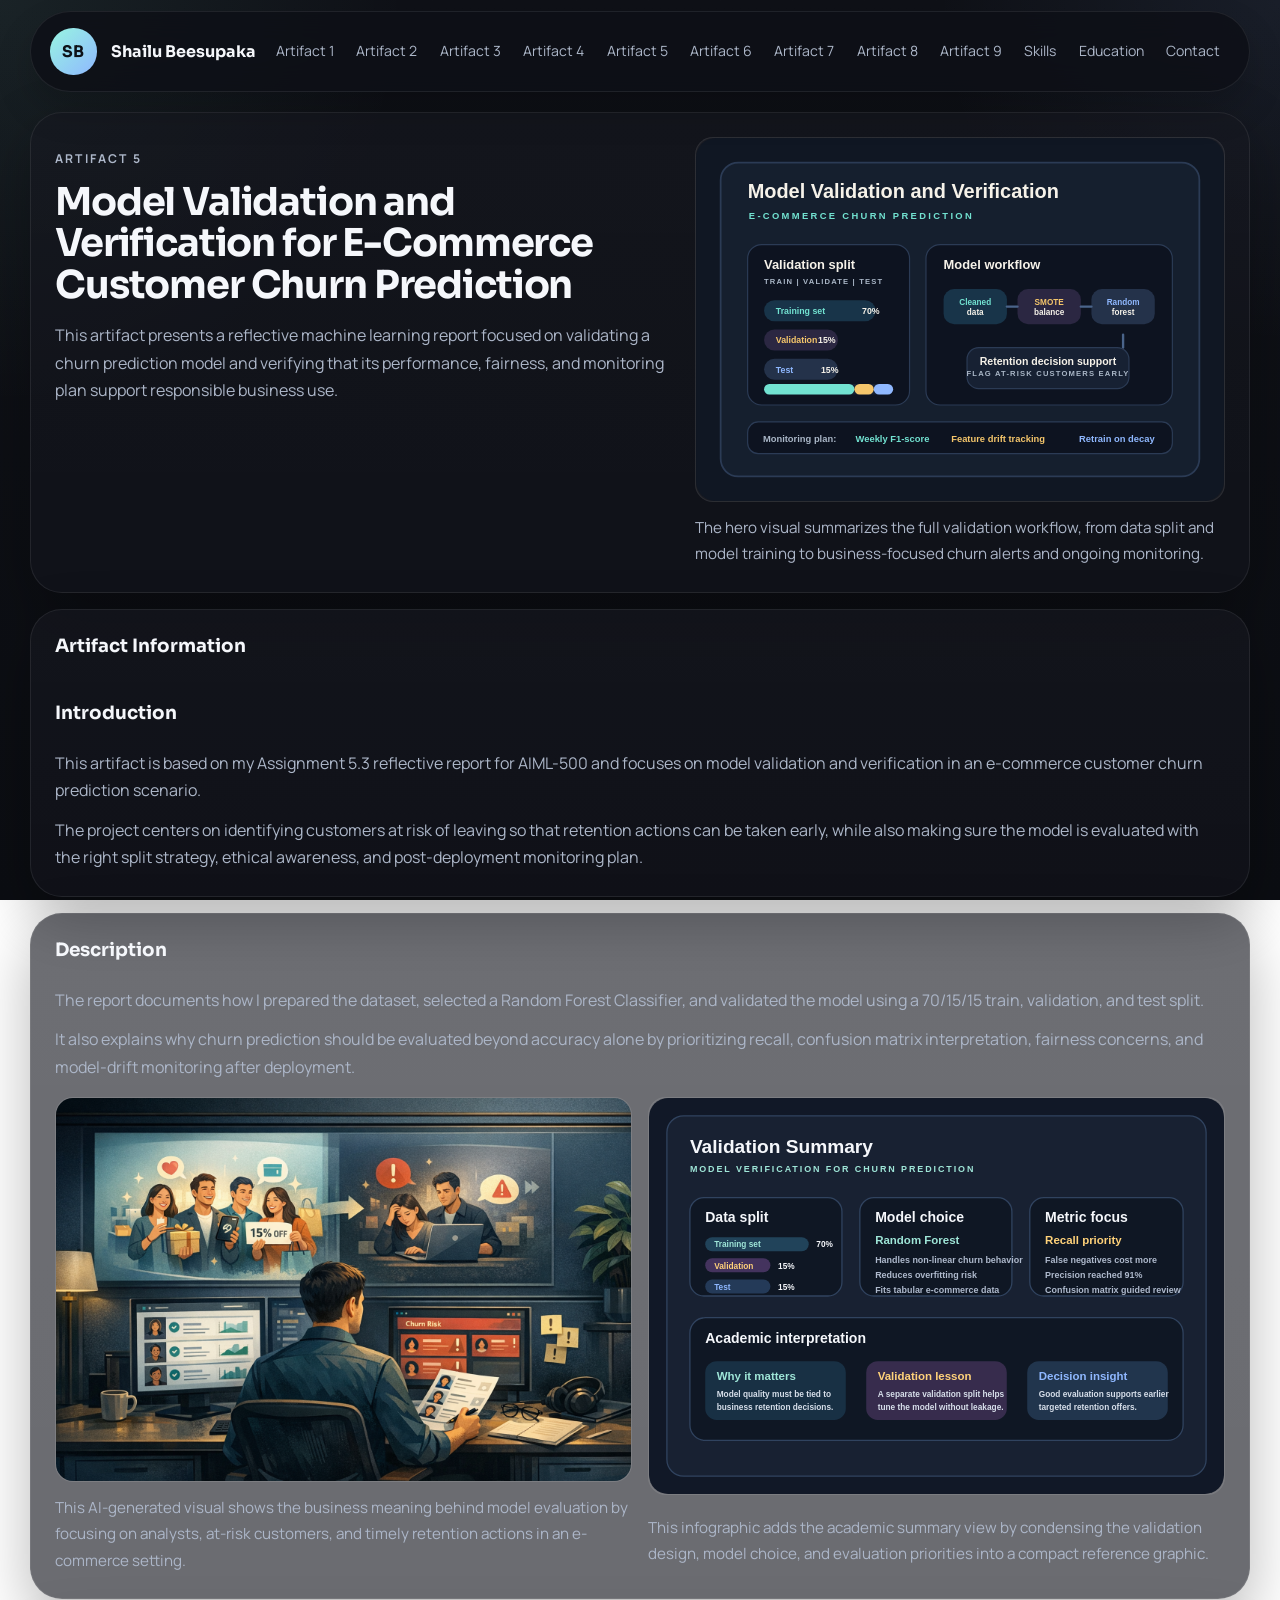
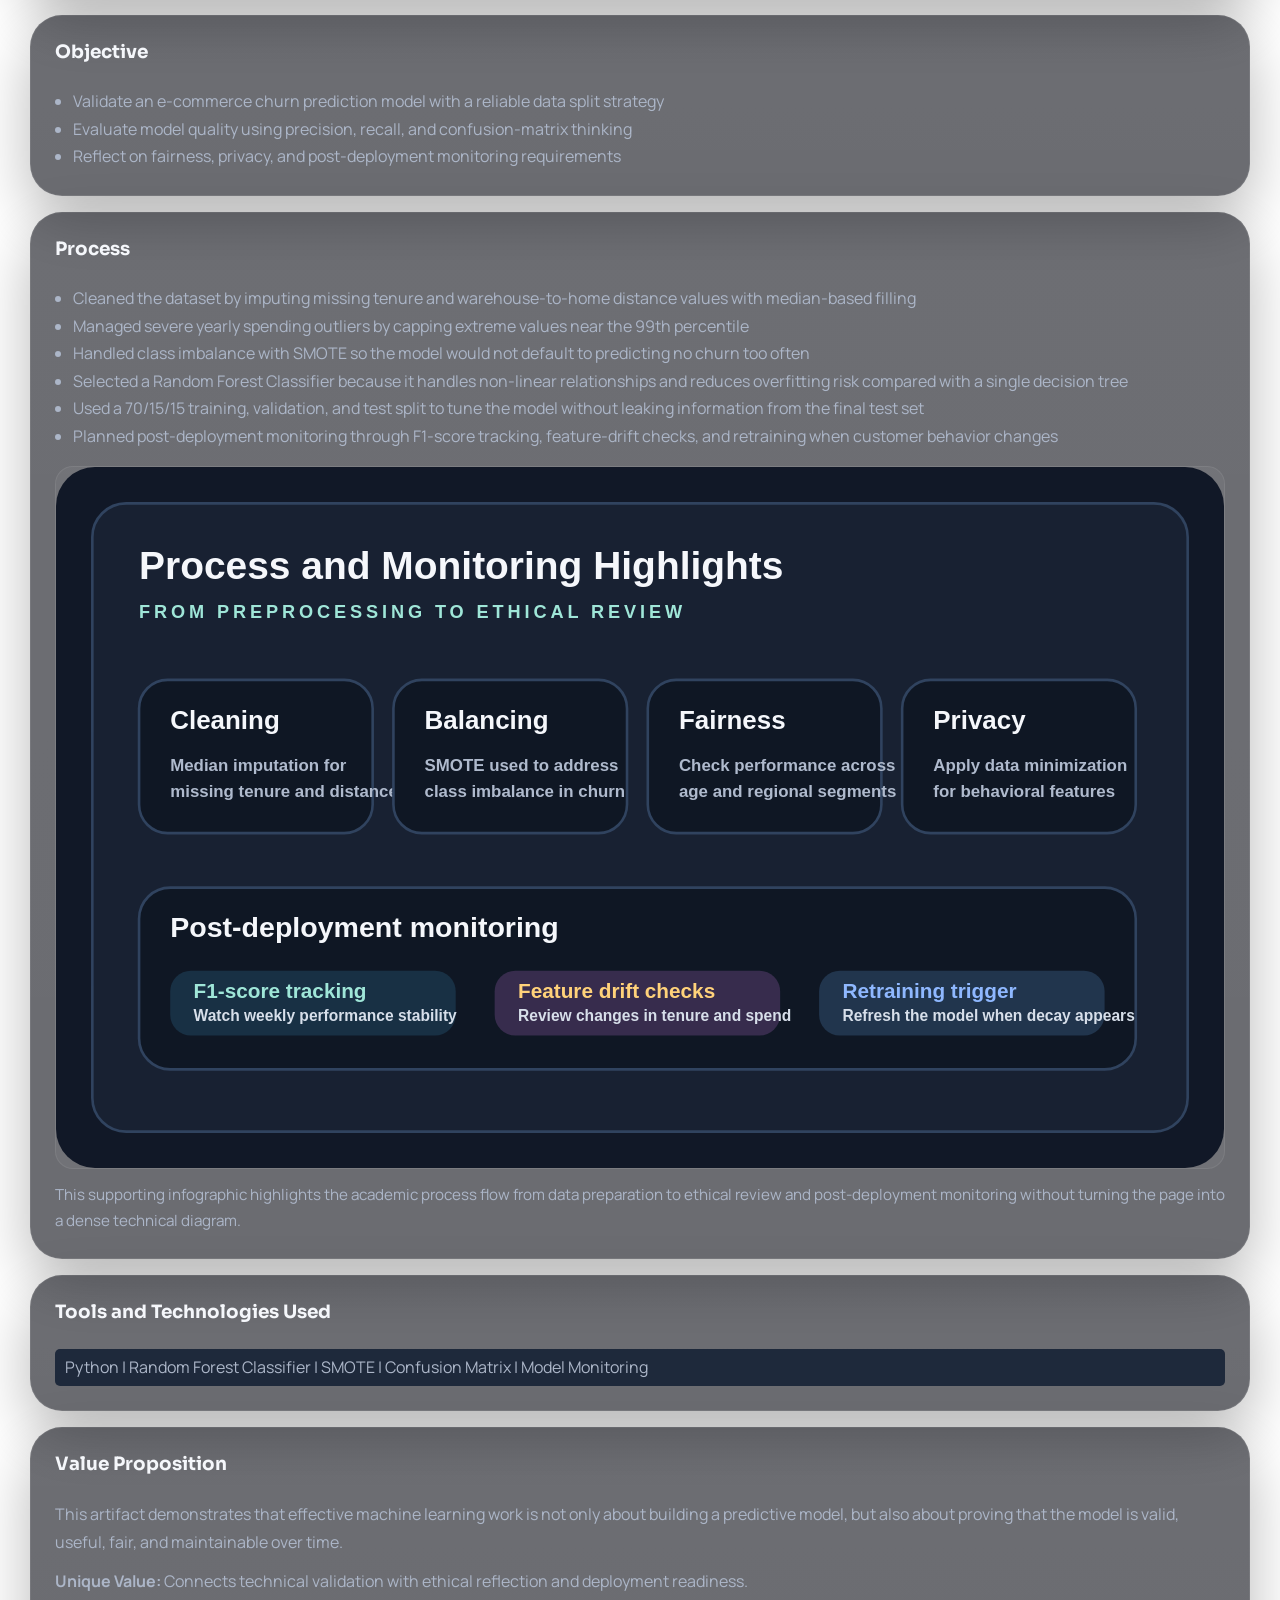
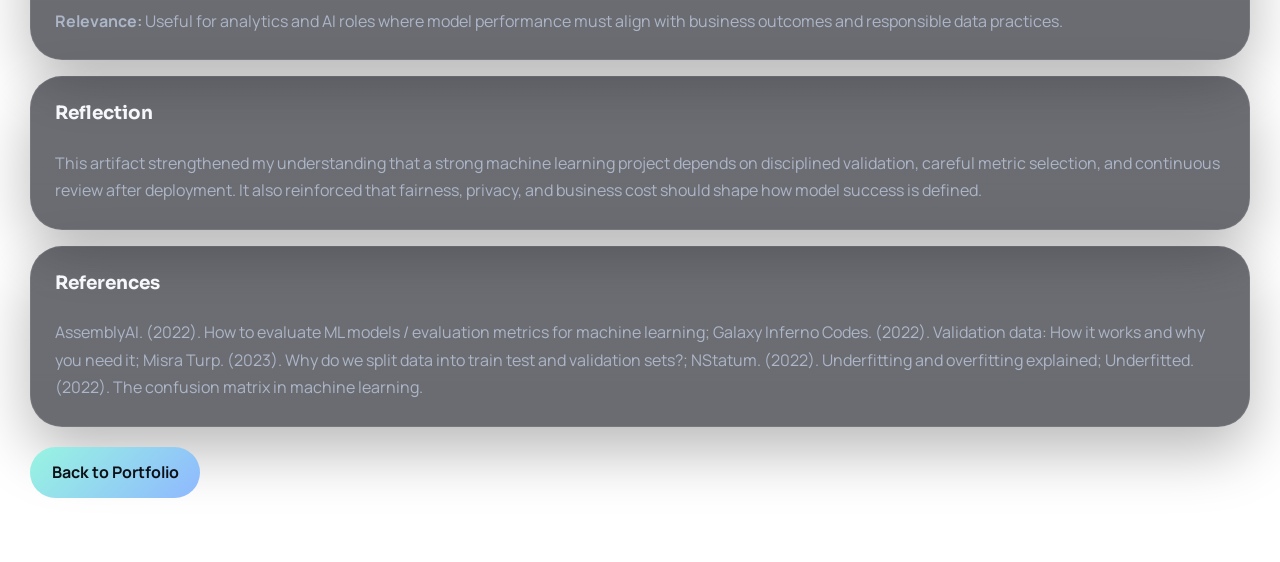
<file: artifact5.html>
<!DOCTYPE html>
<html lang="en">
<head>
  <meta charset="UTF-8">
  <meta name="viewport" content="width=device-width, initial-scale=1.0">
  <title>Artifact 5 | Shailu Beesupaka</title>
  <meta name="description" content="Artifact 5 academic portfolio page for Shailu Beesupaka.">
  <link rel="preconnect" href="https://fonts.googleapis.com">
  <link rel="preconnect" href="https://fonts.gstatic.com" crossorigin>
  <link href="https://fonts.googleapis.com/css2?family=Manrope:wght@400;500;600;700;800&family=Sora:wght@500;600;700&display=swap" rel="stylesheet">
  <link rel="stylesheet" href="styles.css">
</head>
<body>
  <div class="noise-layer" aria-hidden="true"></div>
  <header class="topbar">
    <a class="identity" href="index.html">
      <span class="identity-mark">SB</span>
      <span class="identity-text">
        <strong>Shailu Beesupaka</strong>
      </span>
    </a>
    <button class="menu-toggle" aria-expanded="false" aria-controls="site-nav" aria-label="Toggle navigation">
      <span></span>
      <span></span>
      <span></span>
    </button>
    <nav id="site-nav" class="site-nav">
      <a href="index.html">Home</a>
      <a href="artifact1.html">Artifact 1</a>
      <a href="artifact2.html">Artifact 2</a>
      <a href="artifact3.html">Artifact 3</a>
      <a href="artifact4.html">Artifact 4</a>
      <a href="artifact5.html">Artifact 5</a>
      <a href="artifact6.html">Artifact 6</a>
      <a href="artifact7.html">Artifact 7</a>
      <a href="artifact8.html">Artifact 8</a>
      <a href="artifact9.html">Artifact 9</a>
      <a href="index.html#skills">Skills</a>
      <a href="index.html#education">Education</a>
      <a href="index.html#contact">Contact</a>
    </nav>
  </header>

  <main class="artifact-page-main">
    <section class="artifact-page-layout reveal">
      <article class="artifact-page-card artifact-page-hero">
        <div class="artifact-page-intro">
          <p class="section-label">Artifact 5</p>
          <h1>Model Validation and Verification for E-Commerce Customer Churn Prediction</h1>
          <p>This artifact presents a reflective machine learning report focused on validating a churn prediction model and verifying that its performance, fairness, and monitoring plan support responsible business use.</p>
        </div>
        <div class="artifact-page-visual">
          <img src="assets/artifact5-validation-overview.svg" alt="Validation dashboard showing data split, churn model, and post-deployment checks">
          <p class="artifact-page-visual-caption">The hero visual summarizes the full validation workflow, from data split and model training to business-focused churn alerts and ongoing monitoring.</p>
        </div>
      </article>

      <div class="artifact-page-content">
        <article class="artifact-page-card artifact-section-card">
          <h2>Artifact Information</h2>
          <h2>Introduction</h2>
          <p>This artifact is based on my Assignment 5.3 reflective report for AIML-500 and focuses on model validation and verification in an e-commerce customer churn prediction scenario.</p>
          <p>The project centers on identifying customers at risk of leaving so that retention actions can be taken early, while also making sure the model is evaluated with the right split strategy, ethical awareness, and post-deployment monitoring plan.</p>
        </article>

        <article class="artifact-page-card artifact-section-card">
          <h2>Description</h2>
          <p>The report documents how I prepared the dataset, selected a Random Forest Classifier, and validated the model using a 70/15/15 train, validation, and test split.</p>
          <p>It also explains why churn prediction should be evaluated beyond accuracy alone by prioritizing recall, confusion matrix interpretation, fairness concerns, and model-drift monitoring after deployment.</p>
          <div class="artifact-page-section-media">
            <div class="artifact-page-grid">
              <div class="artifact-page-visual">
                <img src="assets/artifact5-churn-retention-visual.png" alt="AI-generated illustration of an analyst reviewing churn-risk customers and retention actions in an e-commerce setting">
                <p class="artifact-page-visual-caption">This AI-generated visual shows the business meaning behind model evaluation by focusing on analysts, at-risk customers, and timely retention actions in an e-commerce setting.</p>
              </div>
              <div class="artifact-page-visual">
                <img src="assets/artifact5-validation-infograph.svg" alt="Academic infographic summarizing validation design, model choice, and priority metrics for churn prediction">
                <p class="artifact-page-visual-caption">This infographic adds the academic summary view by condensing the validation design, model choice, and evaluation priorities into a compact reference graphic.</p>
              </div>
            </div>
          </div>
        </article>

        <article class="artifact-page-card artifact-section-card">
          <h2>Objective</h2>
          <ul>
            <li>Validate an e-commerce churn prediction model with a reliable data split strategy</li>
            <li>Evaluate model quality using precision, recall, and confusion-matrix thinking</li>
            <li>Reflect on fairness, privacy, and post-deployment monitoring requirements</li>
          </ul>
        </article>

        <article class="artifact-page-card artifact-section-card">
          <h2>Process</h2>
          <ul>
            <li>Cleaned the dataset by imputing missing tenure and warehouse-to-home distance values with median-based filling</li>
            <li>Managed severe yearly spending outliers by capping extreme values near the 99th percentile</li>
            <li>Handled class imbalance with SMOTE so the model would not default to predicting no churn too often</li>
            <li>Selected a Random Forest Classifier because it handles non-linear relationships and reduces overfitting risk compared with a single decision tree</li>
            <li>Used a 70/15/15 training, validation, and test split to tune the model without leaking information from the final test set</li>
            <li>Planned post-deployment monitoring through F1-score tracking, feature-drift checks, and retraining when customer behavior changes</li>
          </ul>
          <div class="artifact-page-section-media">
            <div class="artifact-page-visual">
              <img src="assets/artifact5-monitoring-infograph.svg" alt="Academic infographic showing data preparation, fairness review, and post-deployment monitoring for churn prediction">
              <p class="artifact-page-visual-caption">This supporting infographic highlights the academic process flow from data preparation to ethical review and post-deployment monitoring without turning the page into a dense technical diagram.</p>
            </div>
          </div>
        </article>

        <article class="artifact-page-card artifact-section-card">
          <h2>Tools and Technologies Used</h2>
          <p class="tags">Python | Random Forest Classifier | SMOTE | Confusion Matrix | Model Monitoring</p>
        </article>

        <article class="artifact-page-card artifact-section-card">
          <h2>Value Proposition</h2>
          <p>This artifact demonstrates that effective machine learning work is not only about building a predictive model, but also about proving that the model is valid, useful, fair, and maintainable over time.</p>
          <p><b>Unique Value:</b> Connects technical validation with ethical reflection and deployment readiness.</p>
          <p><b>Relevance:</b> Useful for analytics and AI roles where model performance must align with business outcomes and responsible data practices.</p>
        </article>

        <article class="artifact-page-card artifact-section-card">
          <h2>Reflection</h2>
          <p>This artifact strengthened my understanding that a strong machine learning project depends on disciplined validation, careful metric selection, and continuous review after deployment. It also reinforced that fairness, privacy, and business cost should shape how model success is defined.</p>
        </article>

        <article class="artifact-page-card artifact-section-card">
          <h2>References</h2>
          <p>AssemblyAI. (2022). How to evaluate ML models / evaluation metrics for machine learning; Galaxy Inferno Codes. (2022). Validation data: How it works and why you need it; Misra Turp. (2023). Why do we split data into train test and validation sets?; NStatum. (2022). Underfitting and overfitting explained; Underfitted. (2022). The confusion matrix in machine learning.</p>
        </article>

        <div class="artifact-page-footer-actions">
          <a class="button button-solid" href="index.html">Back to Portfolio</a>
        </div>
      </div>
    </section>
  </main>

  <script src="script.js"></script>
</body>
</html>
</file>
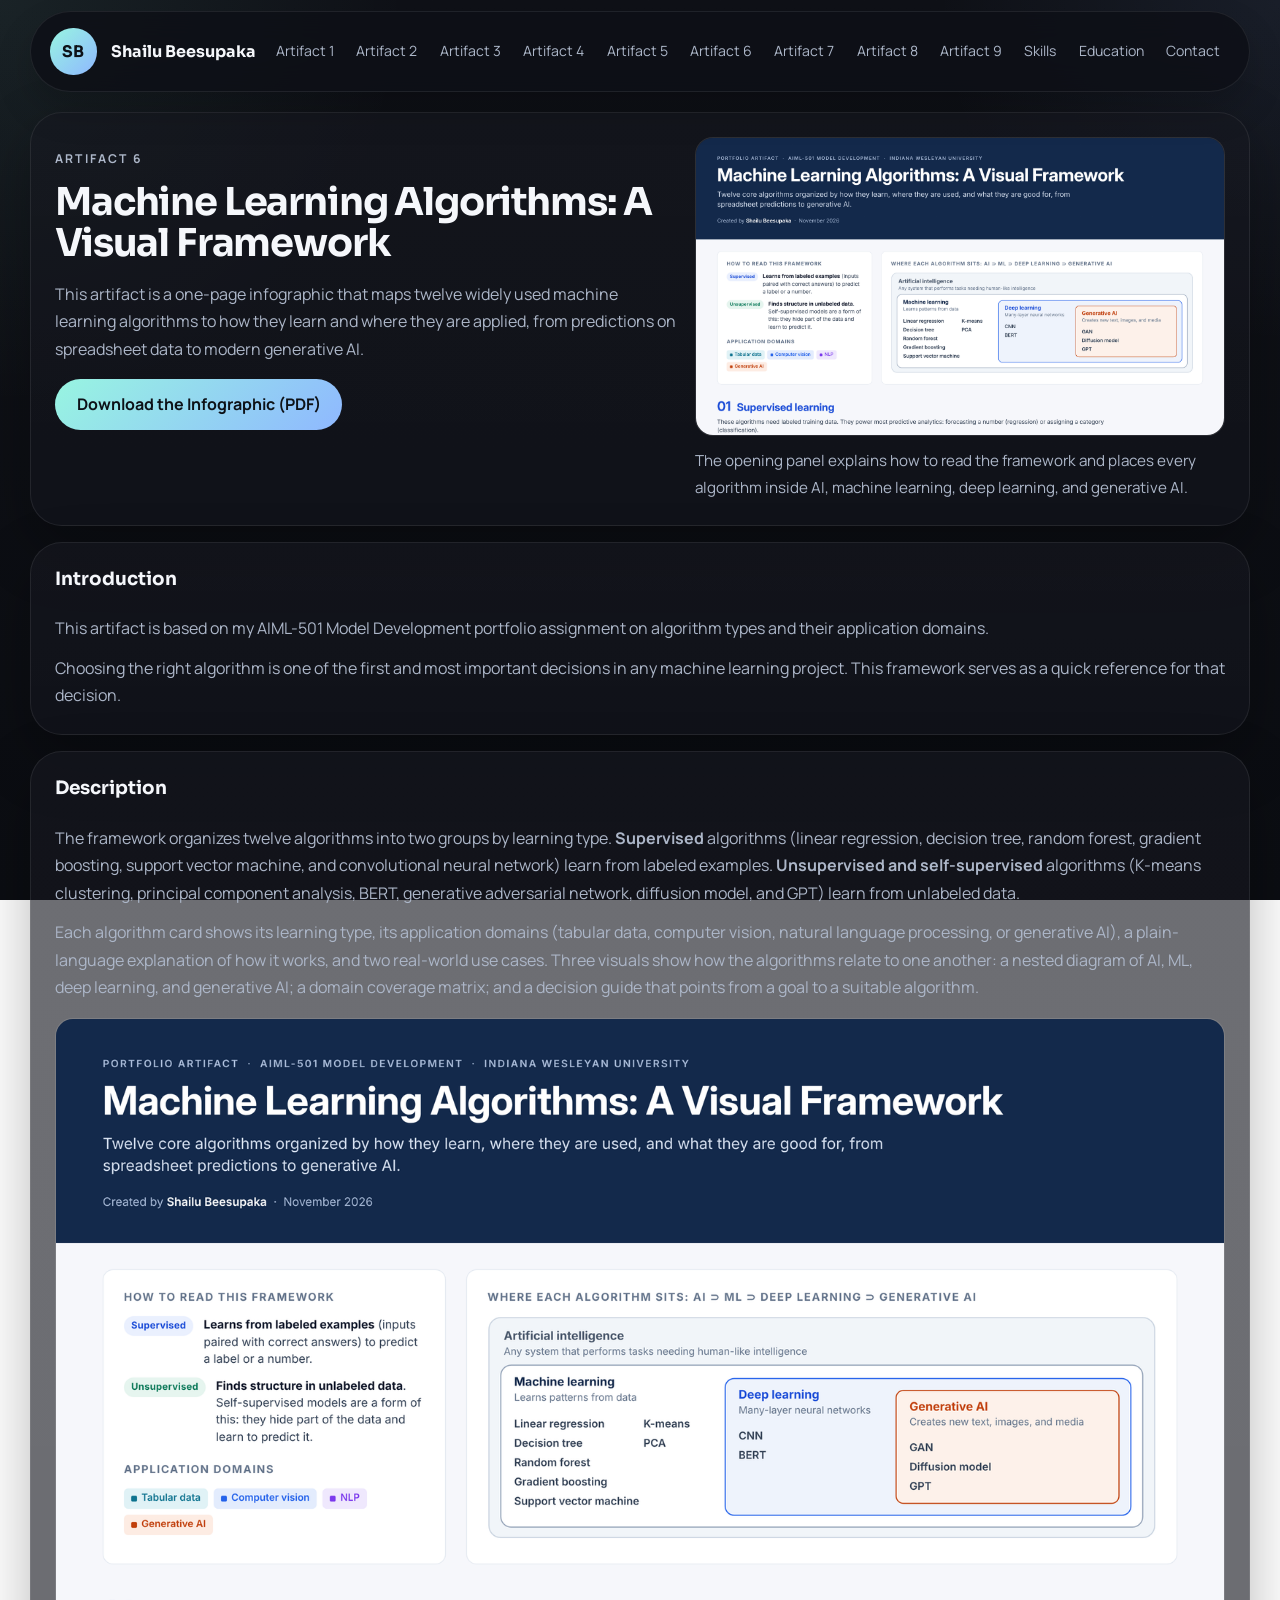
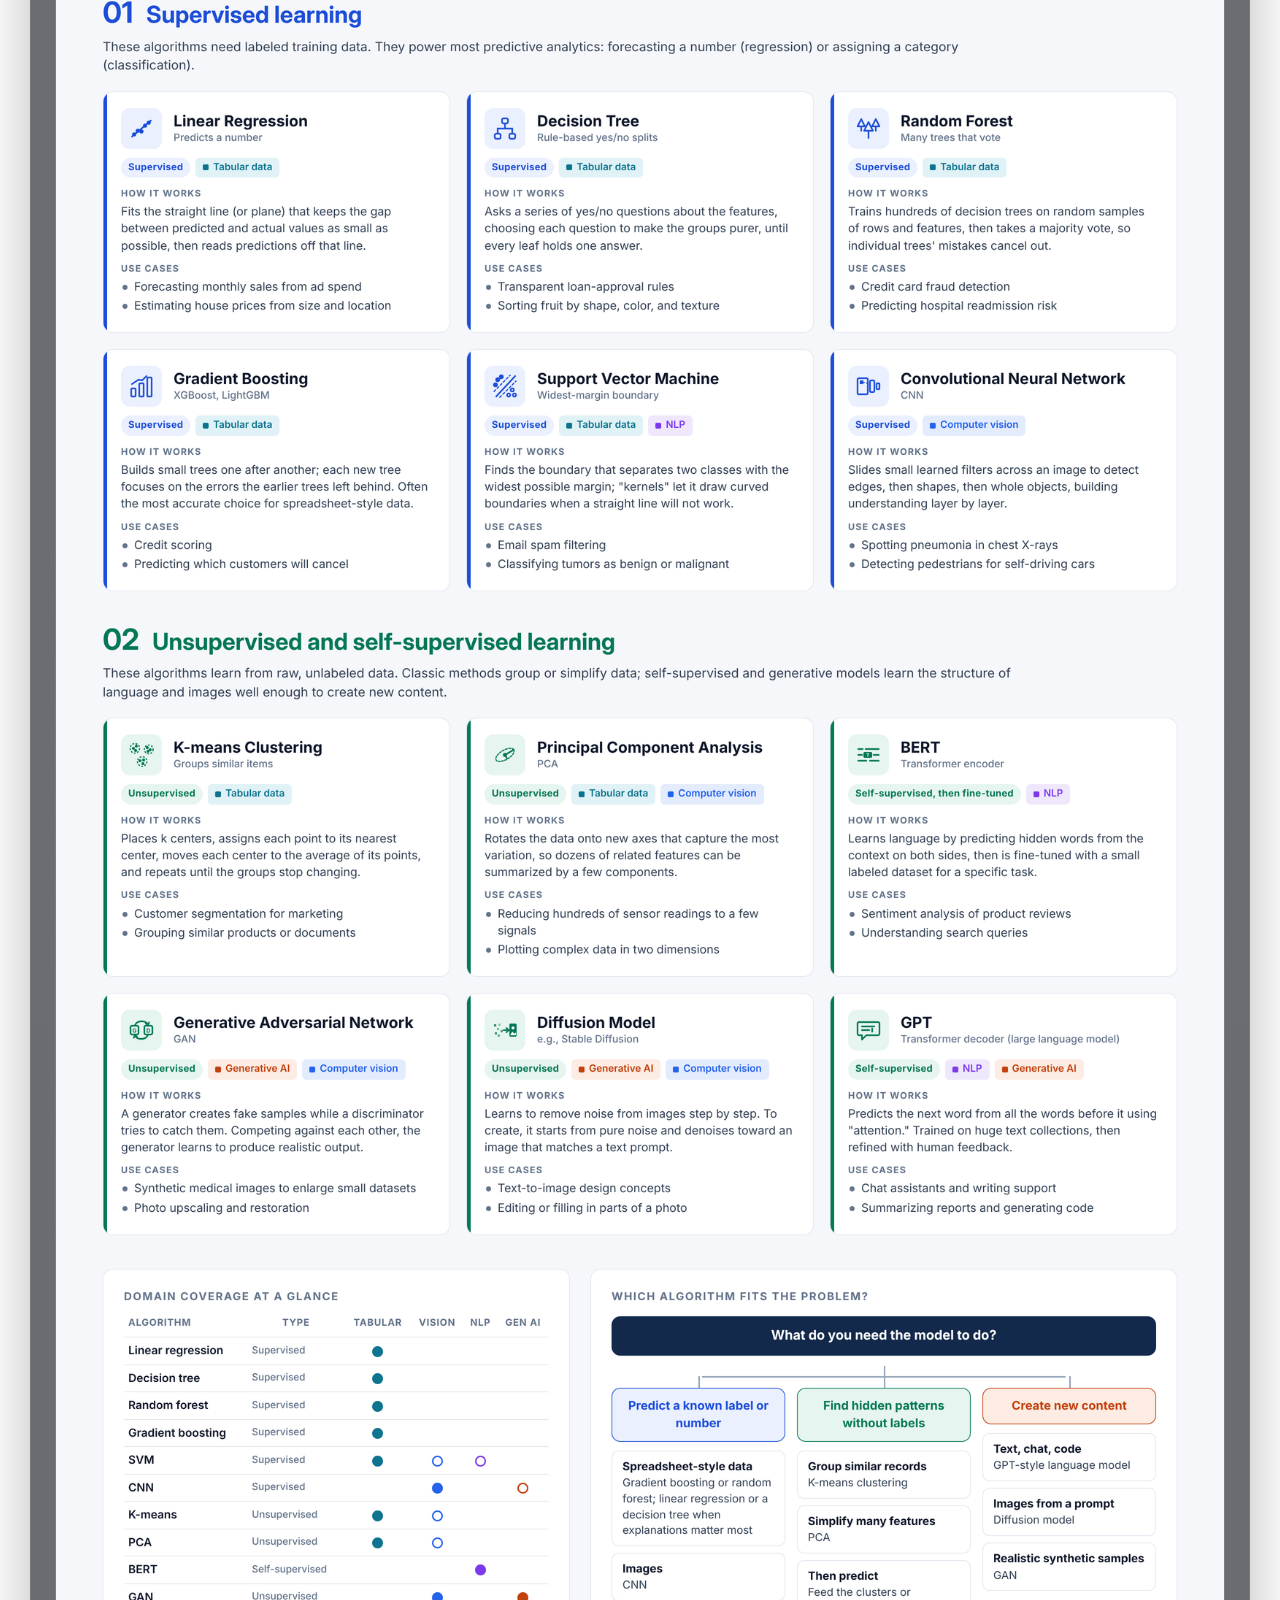
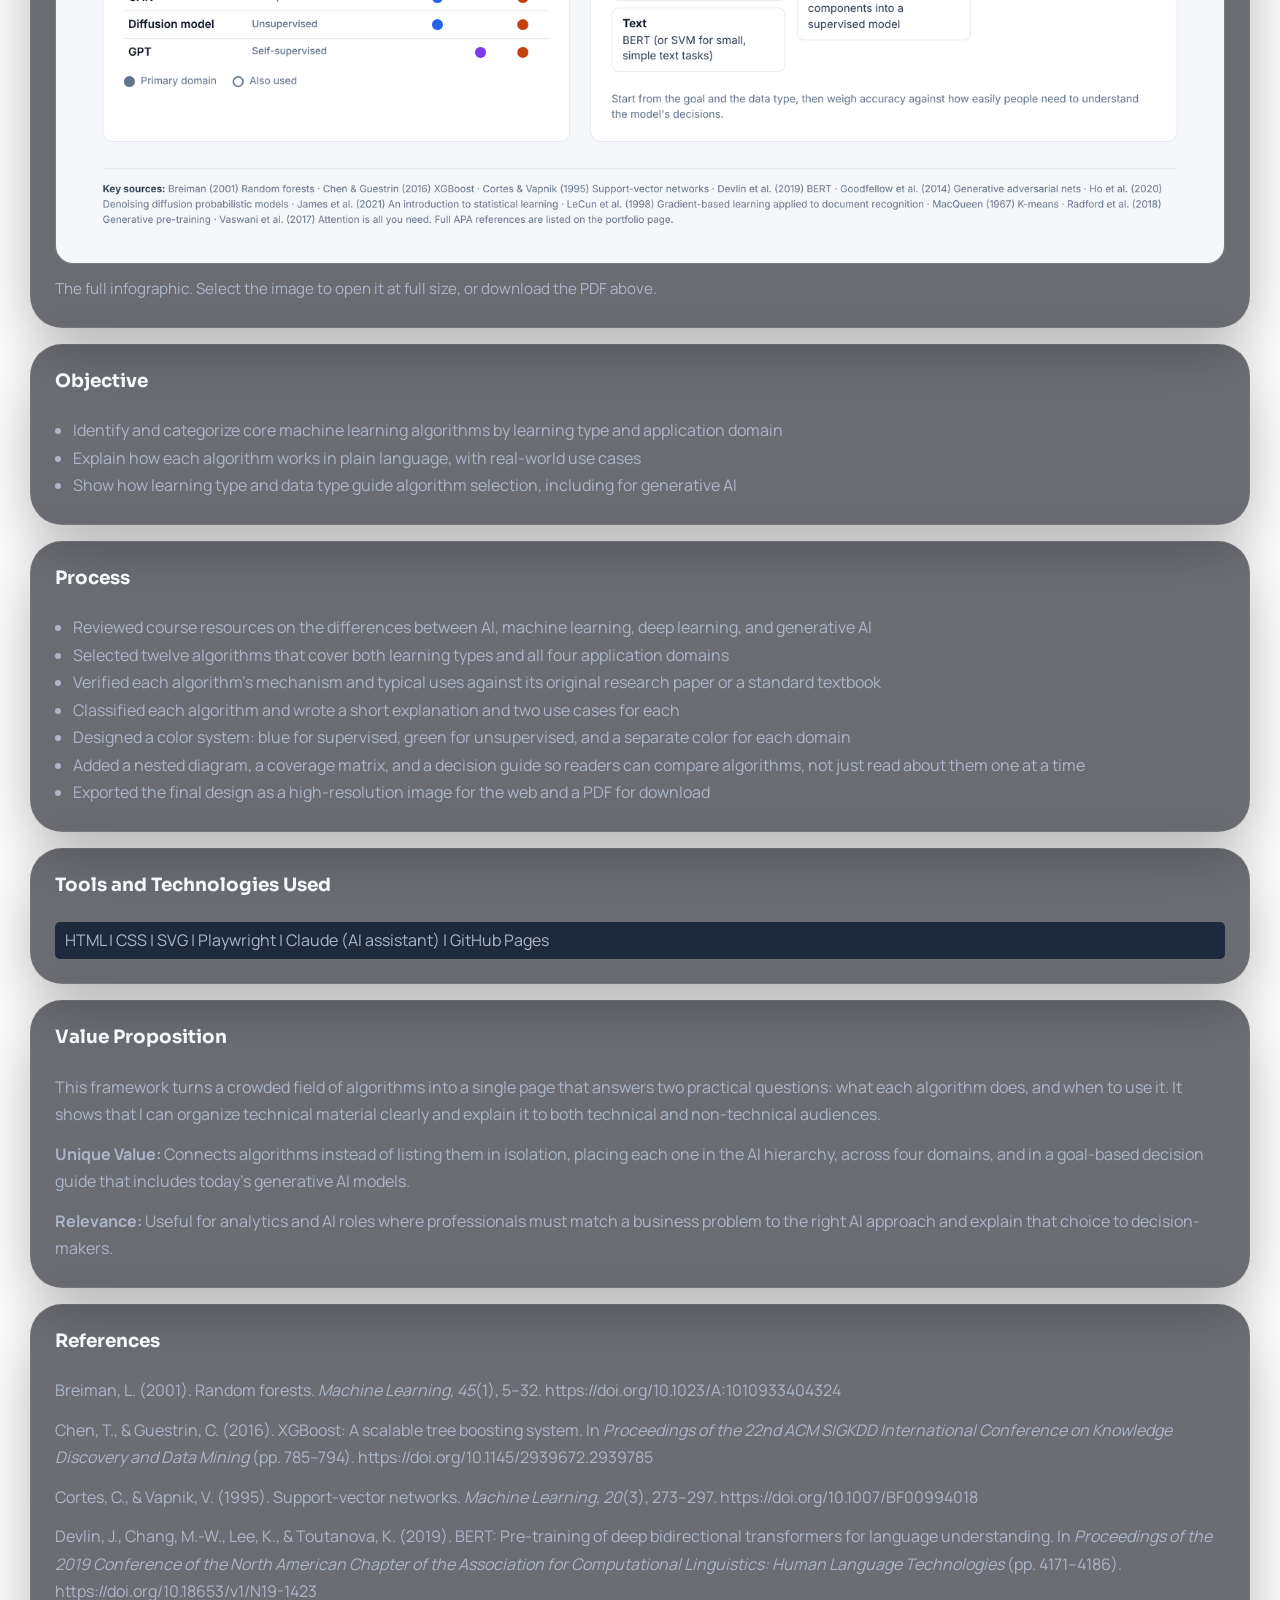
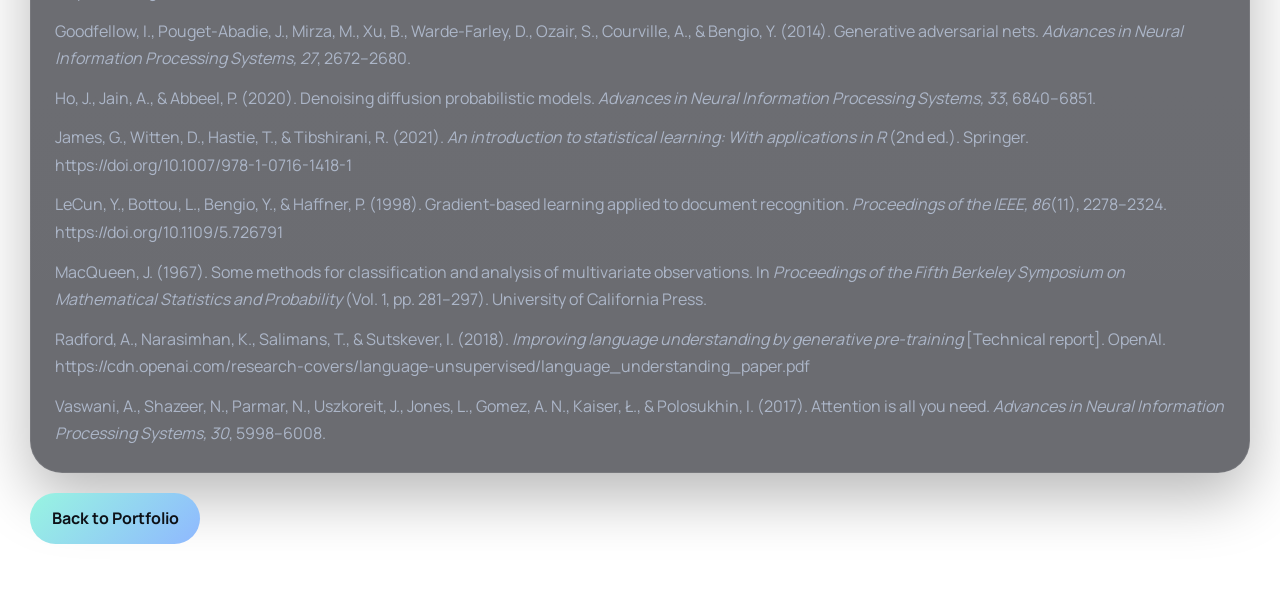
<file: artifact6.html>
<!DOCTYPE html>
<html lang="en">
<head>
  <meta charset="UTF-8">
  <meta name="viewport" content="width=device-width, initial-scale=1.0">
  <title>Artifact 6 | Shailu Beesupaka</title>
  <meta name="description" content="Artifact 6 academic portfolio page for Shailu Beesupaka.">
  <link rel="preconnect" href="https://fonts.googleapis.com">
  <link rel="preconnect" href="https://fonts.gstatic.com" crossorigin>
  <link href="https://fonts.googleapis.com/css2?family=Manrope:wght@400;500;600;700;800&family=Sora:wght@500;600;700&display=swap" rel="stylesheet">
  <link rel="stylesheet" href="styles.css">
</head>
<body>
  <div class="noise-layer" aria-hidden="true"></div>
  <header class="topbar">
    <a class="identity" href="index.html">
      <span class="identity-mark">SB</span>
      <span class="identity-text">
        <strong>Shailu Beesupaka</strong>
      </span>
    </a>
    <button class="menu-toggle" aria-expanded="false" aria-controls="site-nav" aria-label="Toggle navigation">
      <span></span>
      <span></span>
      <span></span>
    </button>
    <nav id="site-nav" class="site-nav">
      <a href="index.html">Home</a>
      <a href="artifact1.html">Artifact 1</a>
      <a href="artifact2.html">Artifact 2</a>
      <a href="artifact3.html">Artifact 3</a>
      <a href="artifact4.html">Artifact 4</a>
      <a href="artifact5.html">Artifact 5</a>
      <a href="artifact6.html">Artifact 6</a>
      <a href="artifact7.html">Artifact 7</a>
      <a href="artifact8.html">Artifact 8</a>
      <a href="artifact9.html">Artifact 9</a>
      <a href="index.html#skills">Skills</a>
      <a href="index.html#education">Education</a>
      <a href="index.html#contact">Contact</a>
    </nav>
  </header>

  <main class="artifact-page-main">
    <section class="artifact-page-layout">
      <article class="artifact-page-card artifact-page-hero">
        <div class="artifact-page-intro">
          <p class="section-label">Artifact 6</p>
          <h1>Machine Learning Algorithms: A Visual Framework</h1>
          <p>This artifact is a one-page infographic that maps twelve widely used machine learning algorithms to how they learn and where they are applied, from predictions on spreadsheet data to modern generative AI.</p>
          <p><a class="button button-solid" href="assets/ml-algorithms-framework.pdf" target="_blank" rel="noopener">Download the Infographic (PDF)</a></p>
        </div>
        <div class="artifact-page-visual">
          <img src="assets/ml-framework-hero.png" alt="Top of the infographic showing the legend and a nested diagram of AI, machine learning, deep learning, and generative AI">
          <p class="artifact-page-visual-caption">The opening panel explains how to read the framework and places every algorithm inside AI, machine learning, deep learning, and generative AI.</p>
        </div>
      </article>

      <div class="artifact-page-content">
        <article class="artifact-page-card artifact-section-card">
          <h2>Introduction</h2>
          <p>This artifact is based on my AIML-501 Model Development portfolio assignment on algorithm types and their application domains.</p>
          <p>Choosing the right algorithm is one of the first and most important decisions in any machine learning project. This framework serves as a quick reference for that decision.</p>
        </article>

        <article class="artifact-page-card artifact-section-card">
          <h2>Description</h2>
          <p>The framework organizes twelve algorithms into two groups by learning type. <b>Supervised</b> algorithms (linear regression, decision tree, random forest, gradient boosting, support vector machine, and convolutional neural network) learn from labeled examples. <b>Unsupervised and self-supervised</b> algorithms (K-means clustering, principal component analysis, BERT, generative adversarial network, diffusion model, and GPT) learn from unlabeled data.</p>
          <p>Each algorithm card shows its learning type, its application domains (tabular data, computer vision, natural language processing, or generative AI), a plain-language explanation of how it works, and two real-world use cases. Three visuals show how the algorithms relate to one another: a nested diagram of AI, ML, deep learning, and generative AI; a domain coverage matrix; and a decision guide that points from a goal to a suitable algorithm.</p>
          <div class="artifact-page-section-media">
            <div class="artifact-page-visual">
              <a href="assets/ml-algorithms-framework.png" target="_blank" rel="noopener"><img src="assets/ml-algorithms-framework.png" alt="Full infographic showing twelve machine learning algorithms grouped by supervised and unsupervised learning, with domains, explanations, use cases, a coverage matrix, and a decision guide"></a>
              <p class="artifact-page-visual-caption">The full infographic. Select the image to open it at full size, or download the PDF above.</p>
            </div>
          </div>
        </article>

        <article class="artifact-page-card artifact-section-card">
          <h2>Objective</h2>
          <ul>
            <li>Identify and categorize core machine learning algorithms by learning type and application domain</li>
            <li>Explain how each algorithm works in plain language, with real-world use cases</li>
            <li>Show how learning type and data type guide algorithm selection, including for generative AI</li>
          </ul>
        </article>

        <article class="artifact-page-card artifact-section-card">
          <h2>Process</h2>
          <ul>
            <li>Reviewed course resources on the differences between AI, machine learning, deep learning, and generative AI</li>
            <li>Selected twelve algorithms that cover both learning types and all four application domains</li>
            <li>Verified each algorithm's mechanism and typical uses against its original research paper or a standard textbook</li>
            <li>Classified each algorithm and wrote a short explanation and two use cases for each</li>
            <li>Designed a color system: blue for supervised, green for unsupervised, and a separate color for each domain</li>
            <li>Added a nested diagram, a coverage matrix, and a decision guide so readers can compare algorithms, not just read about them one at a time</li>
            <li>Exported the final design as a high-resolution image for the web and a PDF for download</li>
          </ul>
        </article>

        <article class="artifact-page-card artifact-section-card">
          <h2>Tools and Technologies Used</h2>
          <p class="tags">HTML | CSS | SVG | Playwright | Claude (AI assistant) | GitHub Pages</p>
        </article>

        <article class="artifact-page-card artifact-section-card">
          <h2>Value Proposition</h2>
          <p>This framework turns a crowded field of algorithms into a single page that answers two practical questions: what each algorithm does, and when to use it. It shows that I can organize technical material clearly and explain it to both technical and non-technical audiences.</p>
          <p><b>Unique Value:</b> Connects algorithms instead of listing them in isolation, placing each one in the AI hierarchy, across four domains, and in a goal-based decision guide that includes today's generative AI models.</p>
          <p><b>Relevance:</b> Useful for analytics and AI roles where professionals must match a business problem to the right AI approach and explain that choice to decision-makers.</p>
        </article>

        <article class="artifact-page-card artifact-section-card">
          <h2>References</h2>
          <p>Breiman, L. (2001). Random forests. <i>Machine Learning, 45</i>(1), 5&ndash;32. https://doi.org/10.1023/A:1010933404324</p>
          <p>Chen, T., &amp; Guestrin, C. (2016). XGBoost: A scalable tree boosting system. In <i>Proceedings of the 22nd ACM SIGKDD International Conference on Knowledge Discovery and Data Mining</i> (pp. 785&ndash;794). https://doi.org/10.1145/2939672.2939785</p>
          <p>Cortes, C., &amp; Vapnik, V. (1995). Support-vector networks. <i>Machine Learning, 20</i>(3), 273&ndash;297. https://doi.org/10.1007/BF00994018</p>
          <p>Devlin, J., Chang, M.-W., Lee, K., &amp; Toutanova, K. (2019). BERT: Pre-training of deep bidirectional transformers for language understanding. In <i>Proceedings of the 2019 Conference of the North American Chapter of the Association for Computational Linguistics: Human Language Technologies</i> (pp. 4171&ndash;4186). https://doi.org/10.18653/v1/N19-1423</p>
          <p>Goodfellow, I., Pouget-Abadie, J., Mirza, M., Xu, B., Warde-Farley, D., Ozair, S., Courville, A., &amp; Bengio, Y. (2014). Generative adversarial nets. <i>Advances in Neural Information Processing Systems, 27</i>, 2672&ndash;2680.</p>
          <p>Ho, J., Jain, A., &amp; Abbeel, P. (2020). Denoising diffusion probabilistic models. <i>Advances in Neural Information Processing Systems, 33</i>, 6840&ndash;6851.</p>
          <p>James, G., Witten, D., Hastie, T., &amp; Tibshirani, R. (2021). <i>An introduction to statistical learning: With applications in R</i> (2nd ed.). Springer. https://doi.org/10.1007/978-1-0716-1418-1</p>
          <p>LeCun, Y., Bottou, L., Bengio, Y., &amp; Haffner, P. (1998). Gradient-based learning applied to document recognition. <i>Proceedings of the IEEE, 86</i>(11), 2278&ndash;2324. https://doi.org/10.1109/5.726791</p>
          <p>MacQueen, J. (1967). Some methods for classification and analysis of multivariate observations. In <i>Proceedings of the Fifth Berkeley Symposium on Mathematical Statistics and Probability</i> (Vol. 1, pp. 281&ndash;297). University of California Press.</p>
          <p>Radford, A., Narasimhan, K., Salimans, T., &amp; Sutskever, I. (2018). <i>Improving language understanding by generative pre-training</i> [Technical report]. OpenAI. https://cdn.openai.com/research-covers/language-unsupervised/language_understanding_paper.pdf</p>
          <p>Vaswani, A., Shazeer, N., Parmar, N., Uszkoreit, J., Jones, L., Gomez, A. N., Kaiser, &#321;., &amp; Polosukhin, I. (2017). Attention is all you need. <i>Advances in Neural Information Processing Systems, 30</i>, 5998&ndash;6008.</p>
        </article>

        <div class="artifact-page-footer-actions">
          <a class="button button-solid" href="index.html">Back to Portfolio</a>
        </div>
      </div>
    </section>
  </main>

  <script src="script.js"></script>
</body>
</html>
</file>
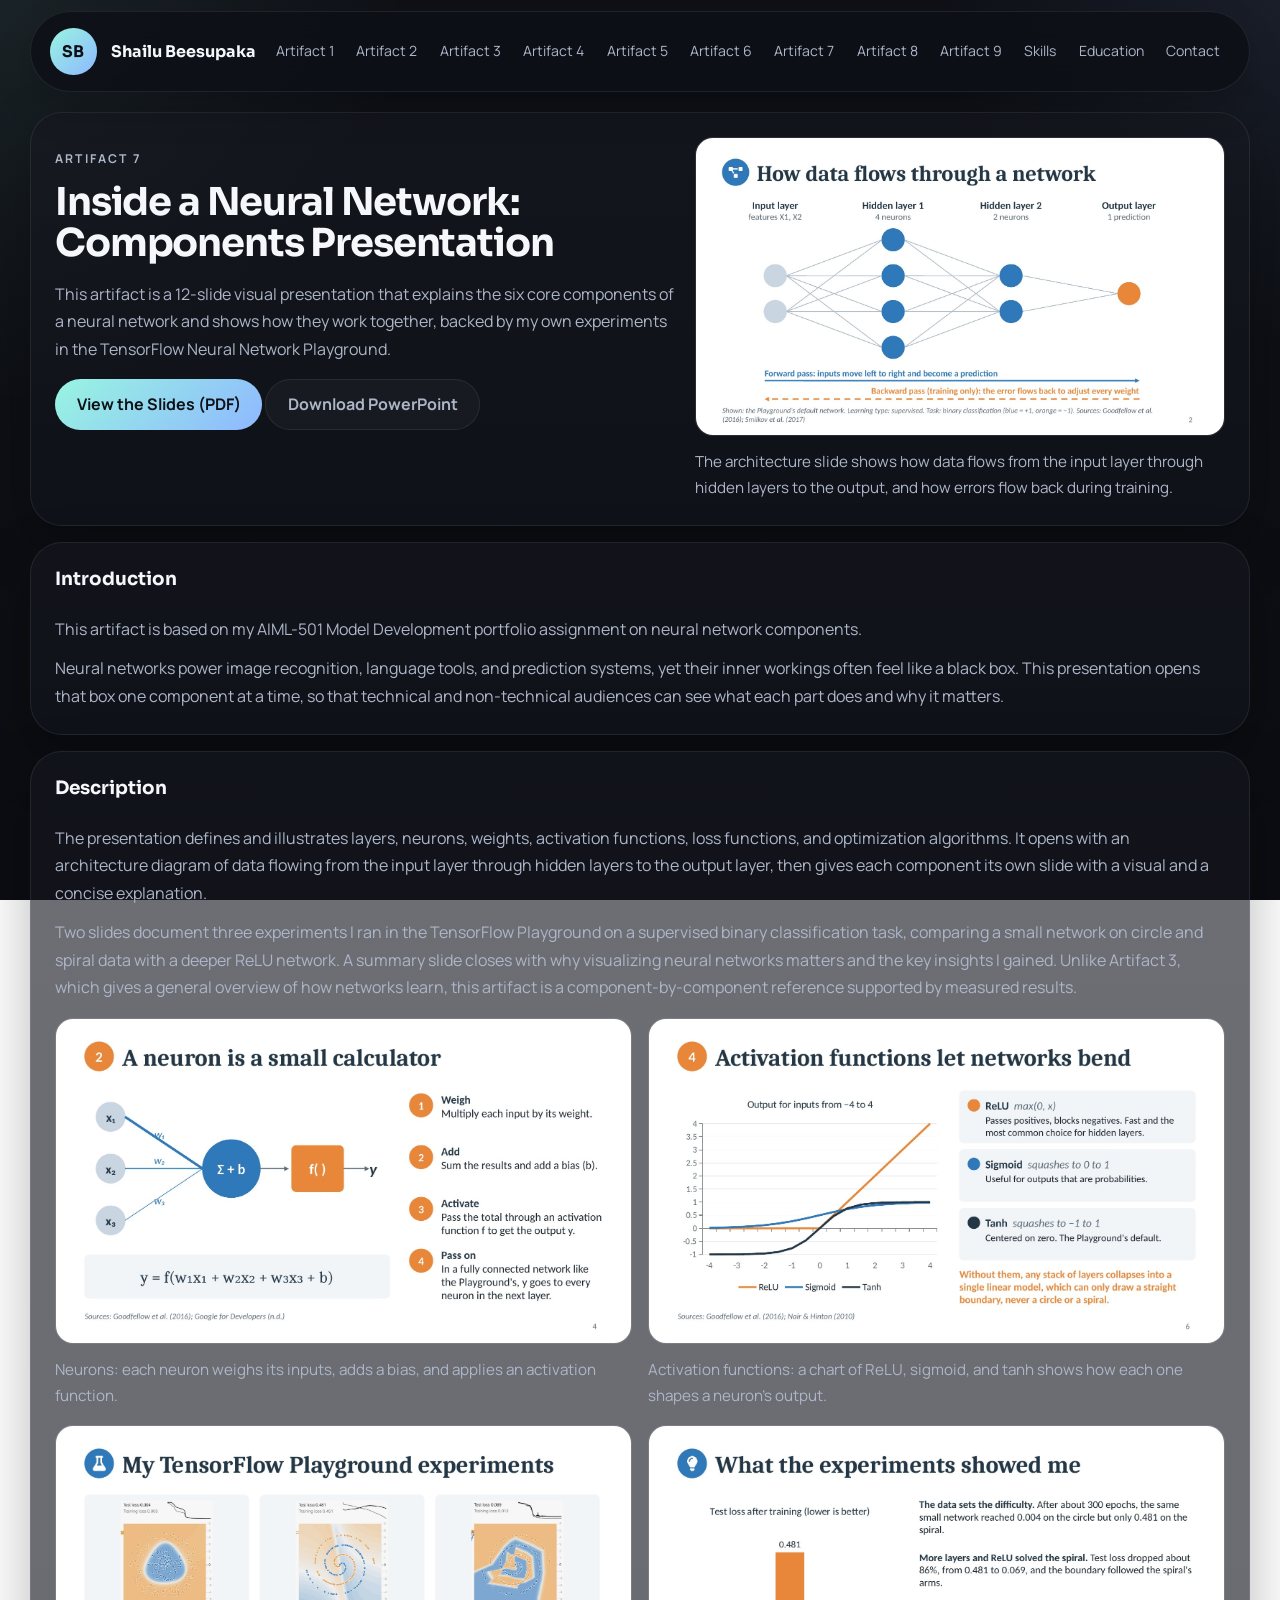
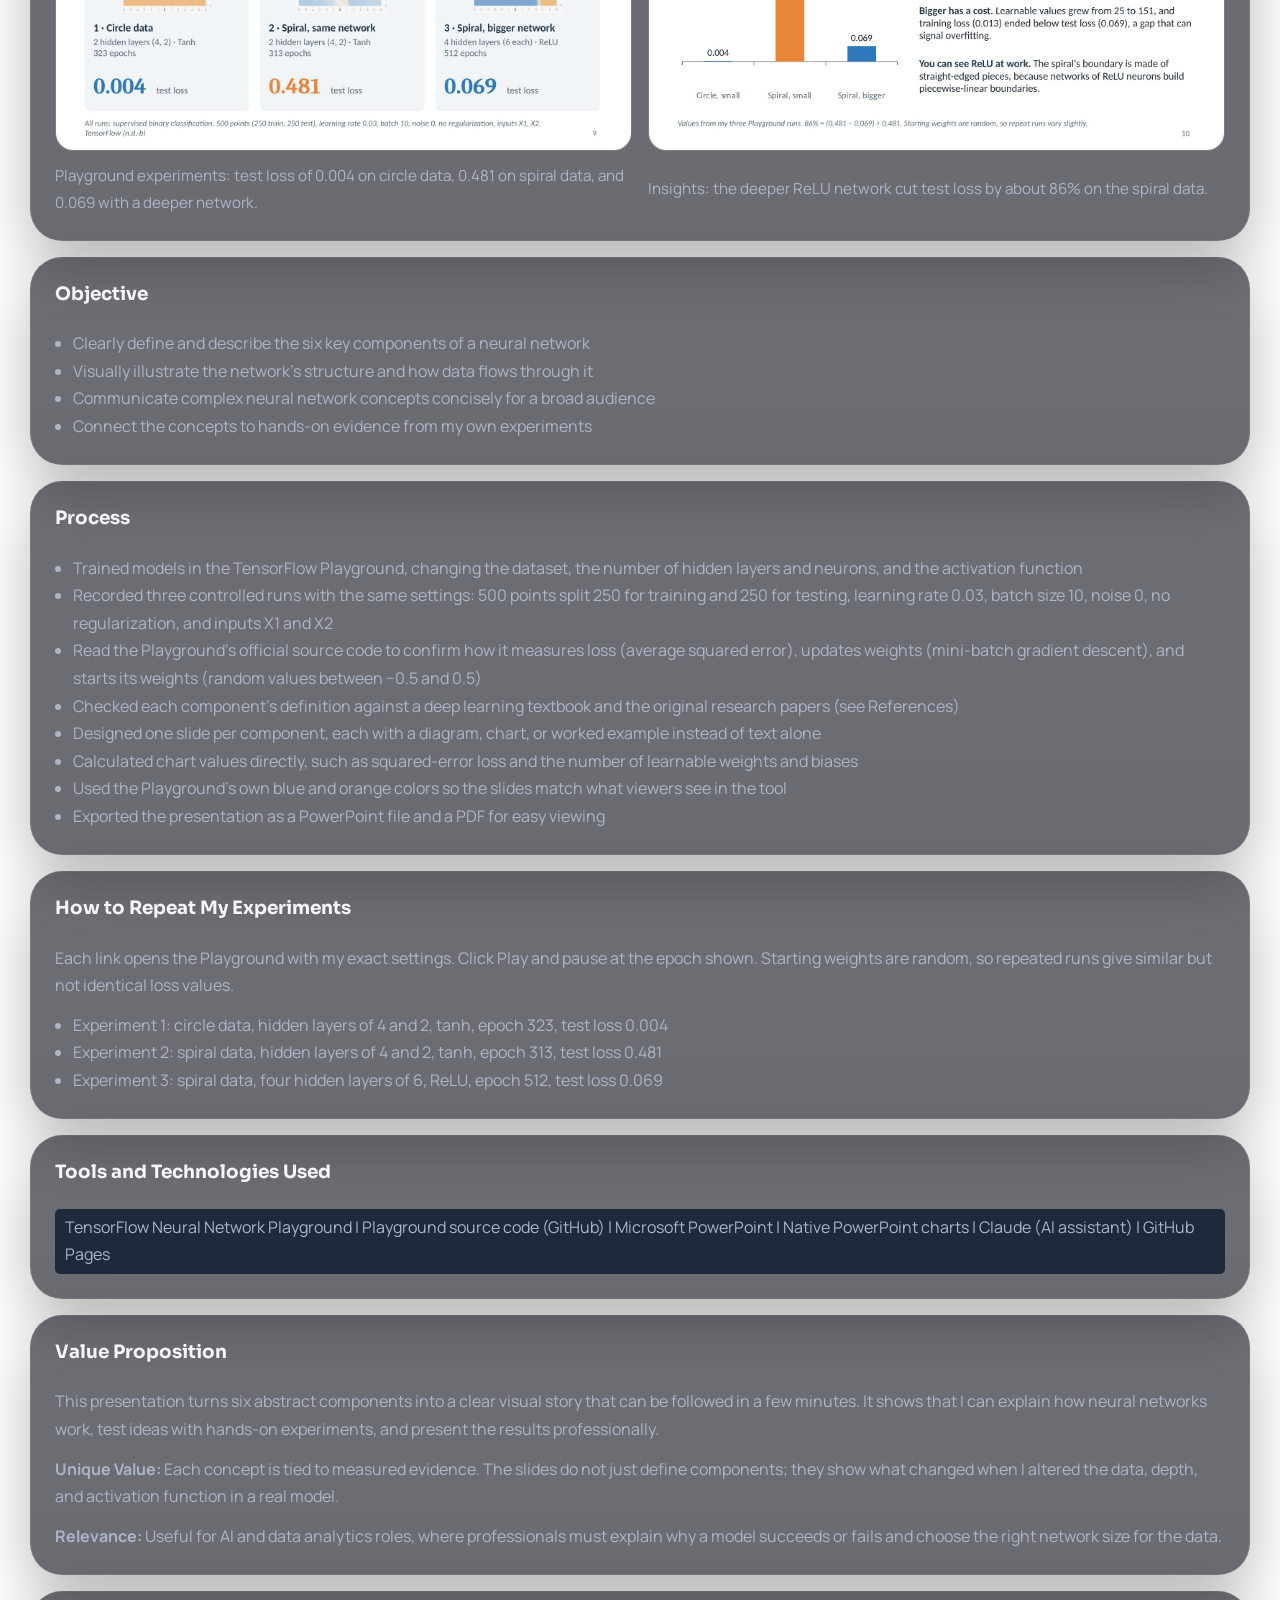
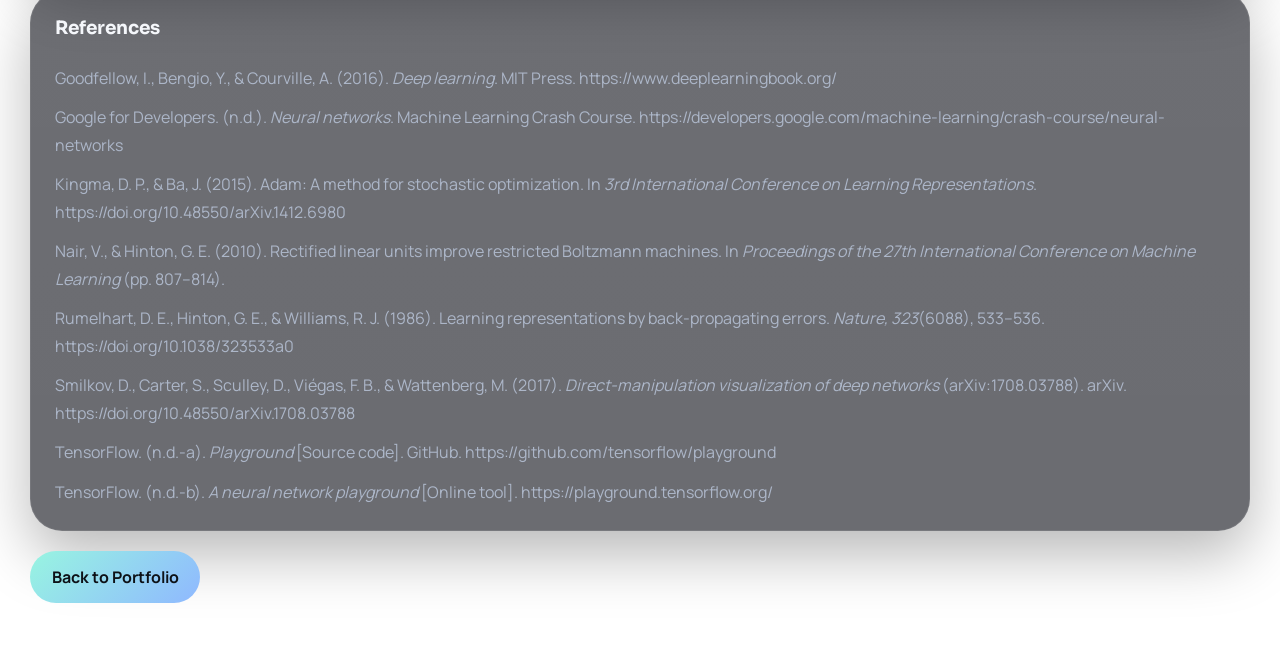
<file: artifact7.html>
<!DOCTYPE html>
<html lang="en">
<head>
  <meta charset="UTF-8">
  <meta name="viewport" content="width=device-width, initial-scale=1.0">
  <title>Artifact 7 | Shailu Beesupaka</title>
  <meta name="description" content="Artifact 7 academic portfolio page for Shailu Beesupaka.">
  <link rel="preconnect" href="https://fonts.googleapis.com">
  <link rel="preconnect" href="https://fonts.gstatic.com" crossorigin>
  <link href="https://fonts.googleapis.com/css2?family=Manrope:wght@400;500;600;700;800&family=Sora:wght@500;600;700&display=swap" rel="stylesheet">
  <link rel="stylesheet" href="styles.css">
</head>
<body>
  <div class="noise-layer" aria-hidden="true"></div>
  <header class="topbar">
    <a class="identity" href="index.html">
      <span class="identity-mark">SB</span>
      <span class="identity-text">
        <strong>Shailu Beesupaka</strong>
      </span>
    </a>
    <button class="menu-toggle" aria-expanded="false" aria-controls="site-nav" aria-label="Toggle navigation">
      <span></span>
      <span></span>
      <span></span>
    </button>
    <nav id="site-nav" class="site-nav">
      <a href="index.html">Home</a>
      <a href="artifact1.html">Artifact 1</a>
      <a href="artifact2.html">Artifact 2</a>
      <a href="artifact3.html">Artifact 3</a>
      <a href="artifact4.html">Artifact 4</a>
      <a href="artifact5.html">Artifact 5</a>
      <a href="artifact6.html">Artifact 6</a>
      <a href="artifact7.html">Artifact 7</a>
      <a href="artifact8.html">Artifact 8</a>
      <a href="artifact9.html">Artifact 9</a>
      <a href="index.html#skills">Skills</a>
      <a href="index.html#education">Education</a>
      <a href="index.html#contact">Contact</a>
    </nav>
  </header>

  <main class="artifact-page-main">
    <section class="artifact-page-layout">
      <article class="artifact-page-card artifact-page-hero">
        <div class="artifact-page-intro">
          <p class="section-label">Artifact 7</p>
          <h1>Inside a Neural Network: Components Presentation</h1>
          <p>This artifact is a 12-slide visual presentation that explains the six core components of a neural network and shows how they work together, backed by my own experiments in the TensorFlow Neural Network Playground.</p>
          <p>
            <a class="button button-solid" href="assets/nn-components.pdf" target="_blank" rel="noopener">View the Slides (PDF)</a>
            <a class="button button-outline" href="assets/nn-components.pptx" download>Download PowerPoint</a>
          </p>
        </div>
        <div class="artifact-page-visual">
          <img src="assets/nn-slide-2.jpg" alt="Slide showing a neural network with an input layer, two hidden layers, and an output layer, with forward and backward passes marked">
          <p class="artifact-page-visual-caption">The architecture slide shows how data flows from the input layer through hidden layers to the output, and how errors flow back during training.</p>
        </div>
      </article>

      <div class="artifact-page-content">
        <article class="artifact-page-card artifact-section-card">
          <h2>Introduction</h2>
          <p>This artifact is based on my AIML-501 Model Development portfolio assignment on neural network components.</p>
          <p>Neural networks power image recognition, language tools, and prediction systems, yet their inner workings often feel like a black box. This presentation opens that box one component at a time, so that technical and non-technical audiences can see what each part does and why it matters.</p>
        </article>

        <article class="artifact-page-card artifact-section-card">
          <h2>Description</h2>
          <p>The presentation defines and illustrates layers, neurons, weights, activation functions, loss functions, and optimization algorithms. It opens with an architecture diagram of data flowing from the input layer through hidden layers to the output layer, then gives each component its own slide with a visual and a concise explanation.</p>
          <p>Two slides document three experiments I ran in the TensorFlow Playground on a supervised binary classification task, comparing a small network on circle and spiral data with a deeper ReLU network. A summary slide closes with why visualizing neural networks matters and the key insights I gained. Unlike Artifact 3, which gives a general overview of how networks learn, this artifact is a component-by-component reference supported by measured results.</p>
          <div class="artifact-page-section-media">
            <div class="artifact-page-grid">
              <div class="artifact-page-visual">
                <img src="assets/nn-slide-4.jpg" alt="Slide explaining a neuron as weighted inputs, a sum plus bias, and an activation function">
                <p class="artifact-page-visual-caption">Neurons: each neuron weighs its inputs, adds a bias, and applies an activation function.</p>
              </div>
              <div class="artifact-page-visual">
                <img src="assets/nn-slide-6.jpg" alt="Slide with a chart comparing ReLU, sigmoid, and tanh activation functions">
                <p class="artifact-page-visual-caption">Activation functions: a chart of ReLU, sigmoid, and tanh shows how each one shapes a neuron's output.</p>
              </div>
              <div class="artifact-page-visual">
                <img src="assets/nn-slide-9.jpg" alt="Slide showing three TensorFlow Playground experiments with their test loss values">
                <p class="artifact-page-visual-caption">Playground experiments: test loss of 0.004 on circle data, 0.481 on spiral data, and 0.069 with a deeper network.</p>
              </div>
              <div class="artifact-page-visual">
                <img src="assets/nn-slide-10.jpg" alt="Slide with a bar chart of test loss for the three experiments and four insights">
                <p class="artifact-page-visual-caption">Insights: the deeper ReLU network cut test loss by about 86% on the spiral data.</p>
              </div>
            </div>
          </div>
        </article>

        <article class="artifact-page-card artifact-section-card">
          <h2>Objective</h2>
          <ul>
            <li>Clearly define and describe the six key components of a neural network</li>
            <li>Visually illustrate the network's structure and how data flows through it</li>
            <li>Communicate complex neural network concepts concisely for a broad audience</li>
            <li>Connect the concepts to hands-on evidence from my own experiments</li>
          </ul>
        </article>

        <article class="artifact-page-card artifact-section-card">
          <h2>Process</h2>
          <ul>
            <li>Trained models in the TensorFlow Playground, changing the dataset, the number of hidden layers and neurons, and the activation function</li>
            <li>Recorded three controlled runs with the same settings: 500 points split 250 for training and 250 for testing, learning rate 0.03, batch size 10, noise 0, no regularization, and inputs X1 and X2</li>
            <li>Read the Playground's official source code to confirm how it measures loss (average squared error), updates weights (mini-batch gradient descent), and starts its weights (random values between &minus;0.5 and 0.5)</li>
            <li>Checked each component's definition against a deep learning textbook and the original research papers (see References)</li>
            <li>Designed one slide per component, each with a diagram, chart, or worked example instead of text alone</li>
            <li>Calculated chart values directly, such as squared-error loss and the number of learnable weights and biases</li>
            <li>Used the Playground's own blue and orange colors so the slides match what viewers see in the tool</li>
            <li>Exported the presentation as a PowerPoint file and a PDF for easy viewing</li>
          </ul>
        </article>

        <article class="artifact-page-card artifact-section-card">
          <h2>How to Repeat My Experiments</h2>
          <p>Each link opens the Playground with my exact settings. Click Play and pause at the epoch shown. Starting weights are random, so repeated runs give similar but not identical loss values.</p>
          <ul>
            <li><a href="https://playground.tensorflow.org/#activation=tanh&amp;batchSize=10&amp;dataset=circle&amp;regDataset=reg-plane&amp;learningRate=0.03&amp;regularizationRate=0&amp;noise=0&amp;networkShape=4,2&amp;seed=0.20480&amp;showTestData=false&amp;discretize=false&amp;percTrainData=50&amp;x=true&amp;y=true&amp;xTimesY=false&amp;xSquared=false&amp;ySquared=false&amp;cosX=false&amp;sinX=false&amp;cosY=false&amp;sinY=false&amp;collectStats=false&amp;problem=classification&amp;initZero=false&amp;hideText=false" target="_blank" rel="noopener">Experiment 1</a>: circle data, hidden layers of 4 and 2, tanh, epoch 323, test loss 0.004</li>
            <li><a href="https://playground.tensorflow.org/#activation=tanh&amp;batchSize=10&amp;dataset=spiral&amp;regDataset=reg-plane&amp;learningRate=0.03&amp;regularizationRate=0&amp;noise=0&amp;networkShape=4,2&amp;seed=0.20480&amp;showTestData=false&amp;discretize=false&amp;percTrainData=50&amp;x=true&amp;y=true&amp;xTimesY=false&amp;xSquared=false&amp;ySquared=false&amp;cosX=false&amp;sinX=false&amp;cosY=false&amp;sinY=false&amp;collectStats=false&amp;problem=classification&amp;initZero=false&amp;hideText=false" target="_blank" rel="noopener">Experiment 2</a>: spiral data, hidden layers of 4 and 2, tanh, epoch 313, test loss 0.481</li>
            <li><a href="https://playground.tensorflow.org/#activation=relu&amp;batchSize=10&amp;dataset=spiral&amp;regDataset=reg-plane&amp;learningRate=0.03&amp;regularizationRate=0&amp;noise=0&amp;networkShape=6,6,6,6&amp;seed=0.20480&amp;showTestData=false&amp;discretize=false&amp;percTrainData=50&amp;x=true&amp;y=true&amp;xTimesY=false&amp;xSquared=false&amp;ySquared=false&amp;cosX=false&amp;sinX=false&amp;cosY=false&amp;sinY=false&amp;collectStats=false&amp;problem=classification&amp;initZero=false&amp;hideText=false" target="_blank" rel="noopener">Experiment 3</a>: spiral data, four hidden layers of 6, ReLU, epoch 512, test loss 0.069</li>
          </ul>
        </article>

        <article class="artifact-page-card artifact-section-card">
          <h2>Tools and Technologies Used</h2>
          <p class="tags">TensorFlow Neural Network Playground | Playground source code (GitHub) | Microsoft PowerPoint | Native PowerPoint charts | Claude (AI assistant) | GitHub Pages</p>
        </article>

        <article class="artifact-page-card artifact-section-card">
          <h2>Value Proposition</h2>
          <p>This presentation turns six abstract components into a clear visual story that can be followed in a few minutes. It shows that I can explain how neural networks work, test ideas with hands-on experiments, and present the results professionally.</p>
          <p><b>Unique Value:</b> Each concept is tied to measured evidence. The slides do not just define components; they show what changed when I altered the data, depth, and activation function in a real model.</p>
          <p><b>Relevance:</b> Useful for AI and data analytics roles, where professionals must explain why a model succeeds or fails and choose the right network size for the data.</p>
        </article>

        <article class="artifact-page-card artifact-section-card">
          <h2>References</h2>
          <p>Goodfellow, I., Bengio, Y., &amp; Courville, A. (2016). <i>Deep learning</i>. MIT Press. https://www.deeplearningbook.org/</p>
          <p>Google for Developers. (n.d.). <i>Neural networks</i>. Machine Learning Crash Course. https://developers.google.com/machine-learning/crash-course/neural-networks</p>
          <p>Kingma, D. P., &amp; Ba, J. (2015). Adam: A method for stochastic optimization. In <i>3rd International Conference on Learning Representations</i>. https://doi.org/10.48550/arXiv.1412.6980</p>
          <p>Nair, V., &amp; Hinton, G. E. (2010). Rectified linear units improve restricted Boltzmann machines. In <i>Proceedings of the 27th International Conference on Machine Learning</i> (pp. 807&ndash;814).</p>
          <p>Rumelhart, D. E., Hinton, G. E., &amp; Williams, R. J. (1986). Learning representations by back-propagating errors. <i>Nature, 323</i>(6088), 533&ndash;536. https://doi.org/10.1038/323533a0</p>
          <p>Smilkov, D., Carter, S., Sculley, D., Vi&eacute;gas, F. B., &amp; Wattenberg, M. (2017). <i>Direct-manipulation visualization of deep networks</i> (arXiv:1708.03788). arXiv. https://doi.org/10.48550/arXiv.1708.03788</p>
          <p>TensorFlow. (n.d.-a). <i>Playground</i> [Source code]. GitHub. https://github.com/tensorflow/playground</p>
          <p>TensorFlow. (n.d.-b). <i>A neural network playground</i> [Online tool]. https://playground.tensorflow.org/</p>
        </article>

        <div class="artifact-page-footer-actions">
          <a class="button button-solid" href="index.html">Back to Portfolio</a>
        </div>
      </div>
    </section>
  </main>

  <script src="script.js"></script>
</body>
</html>
</file>
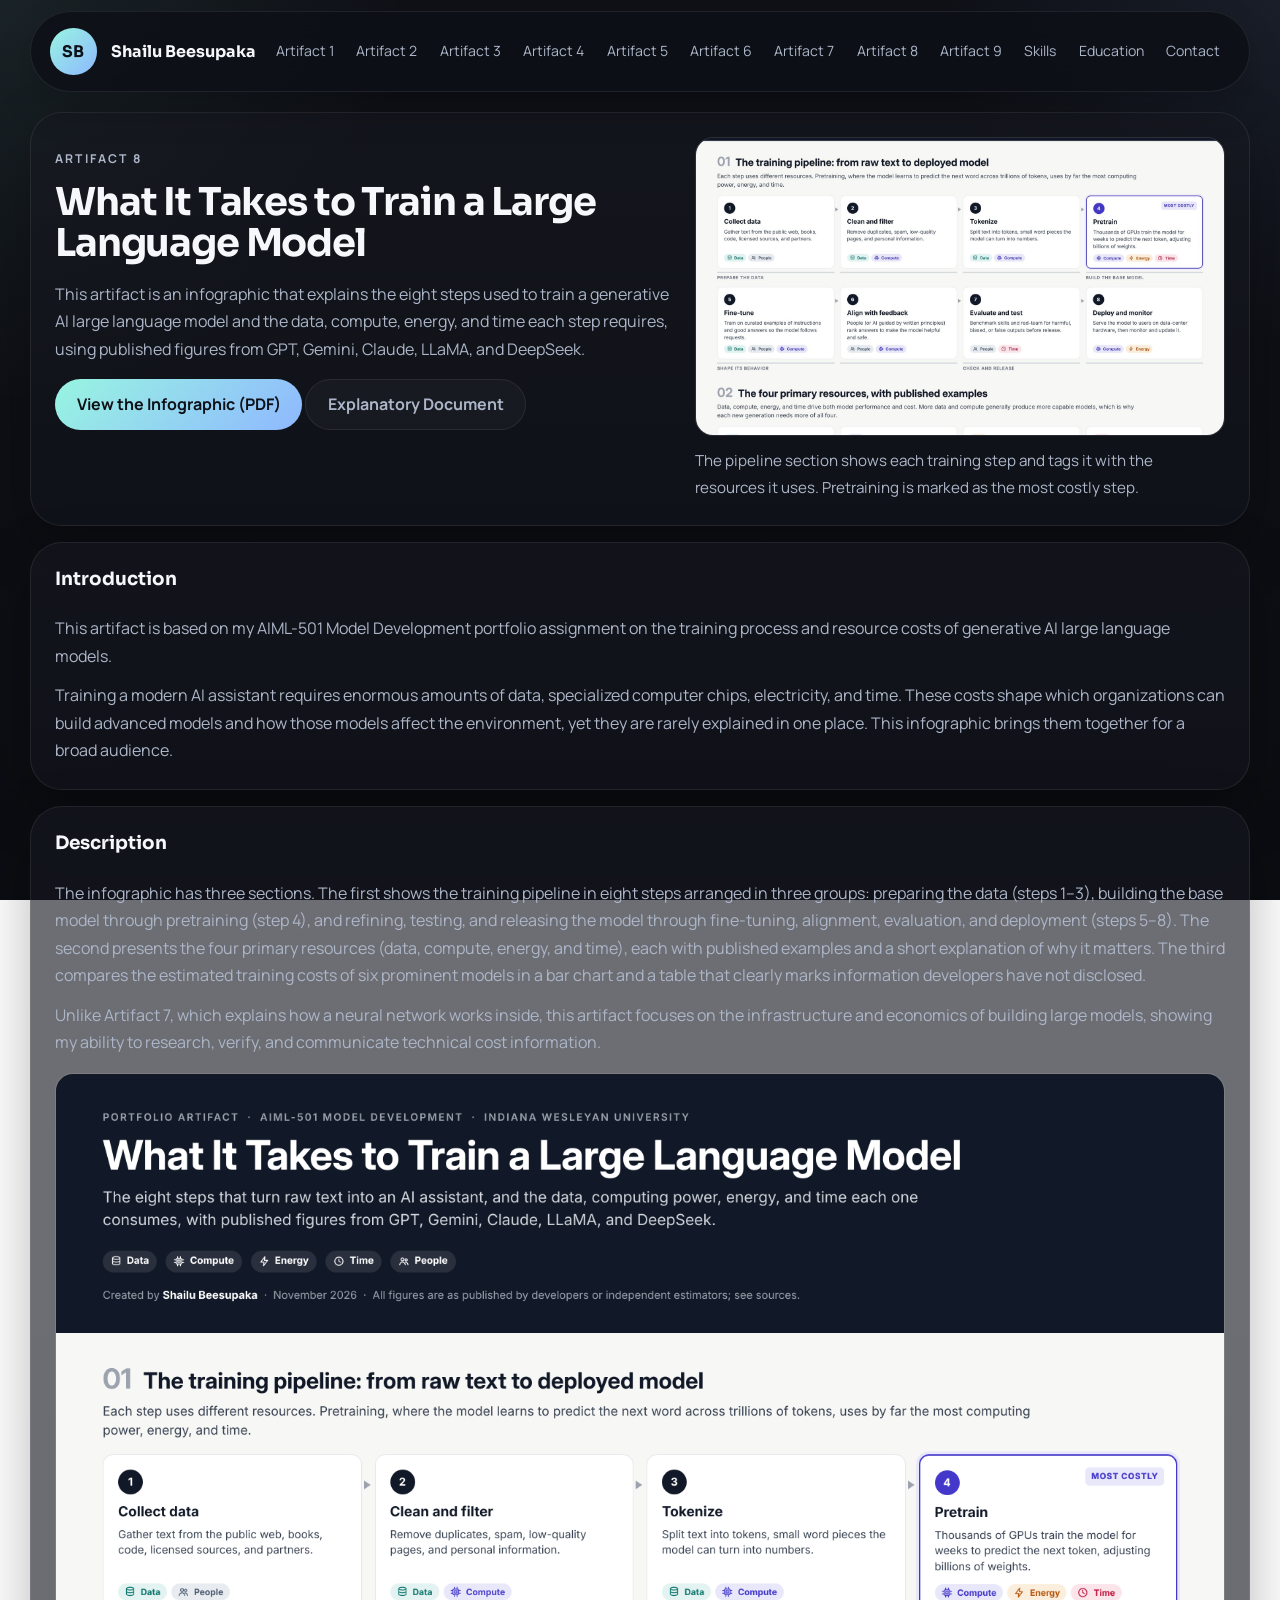
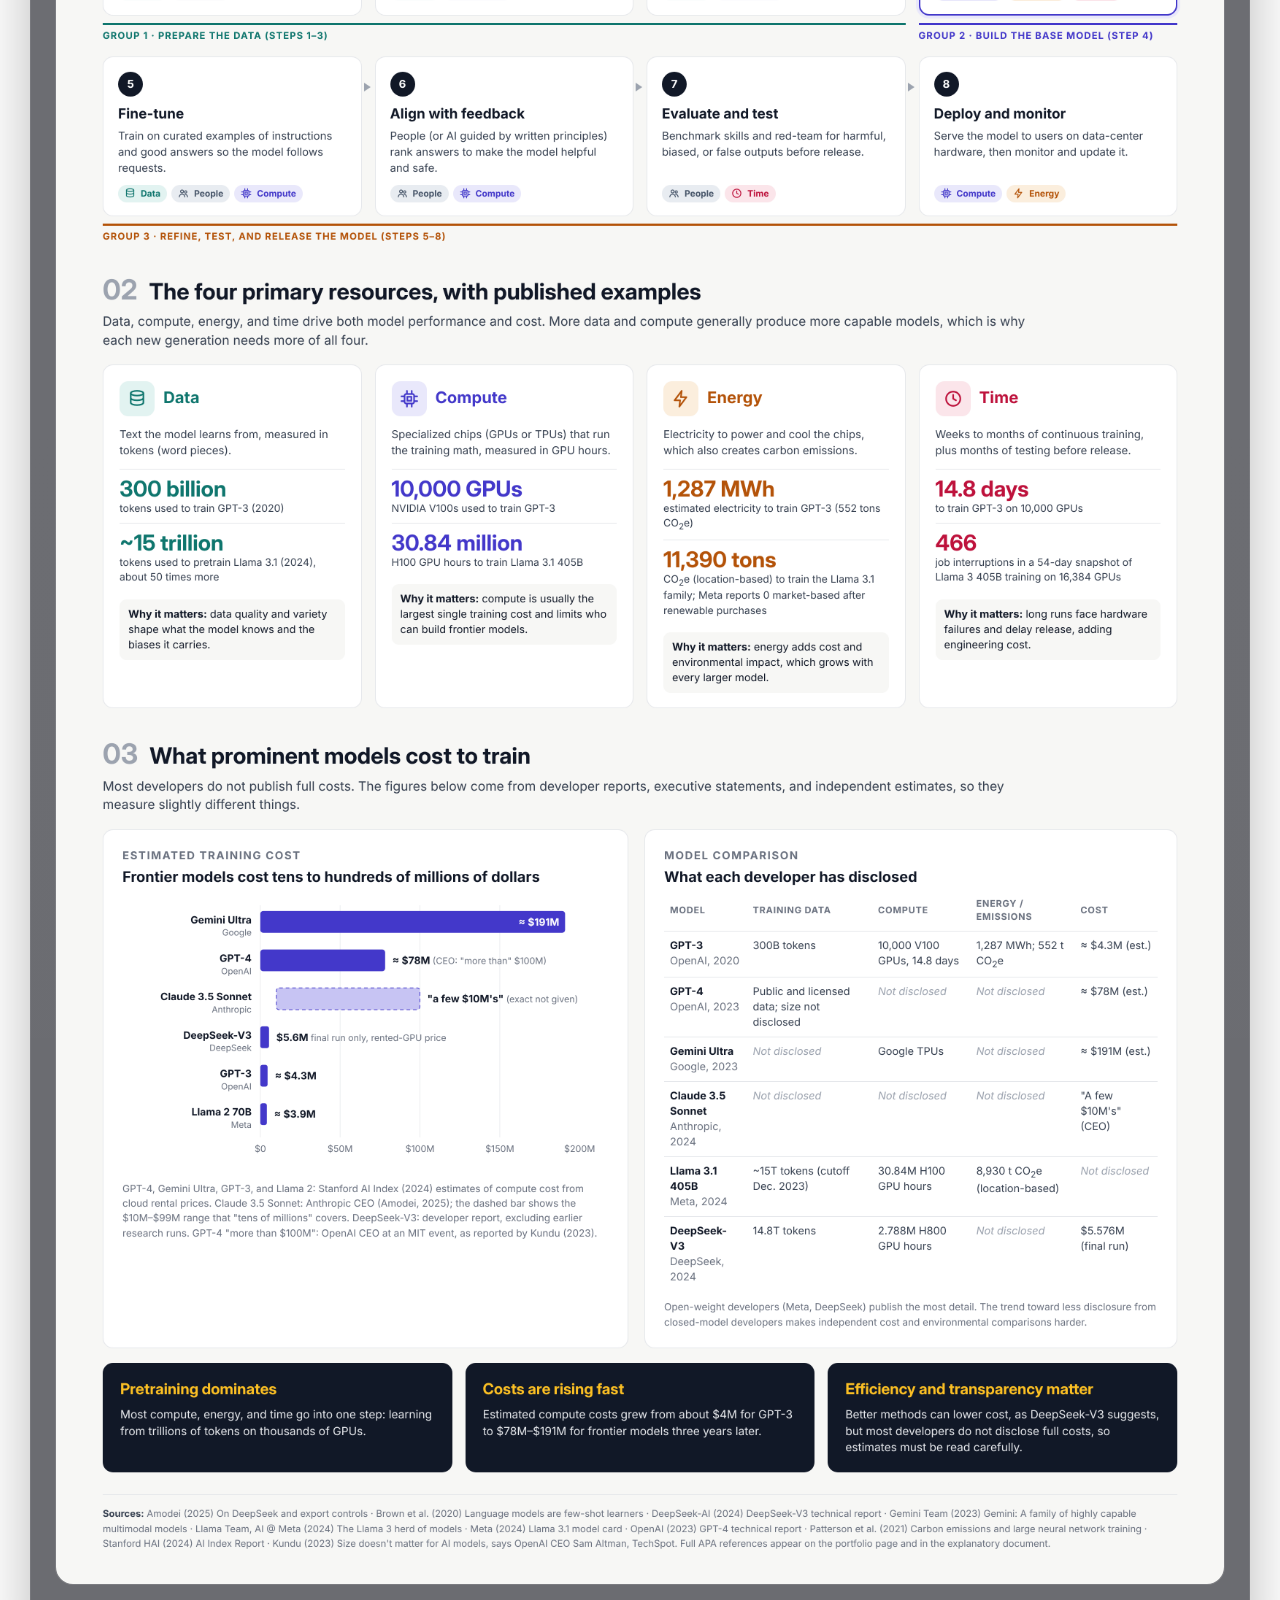
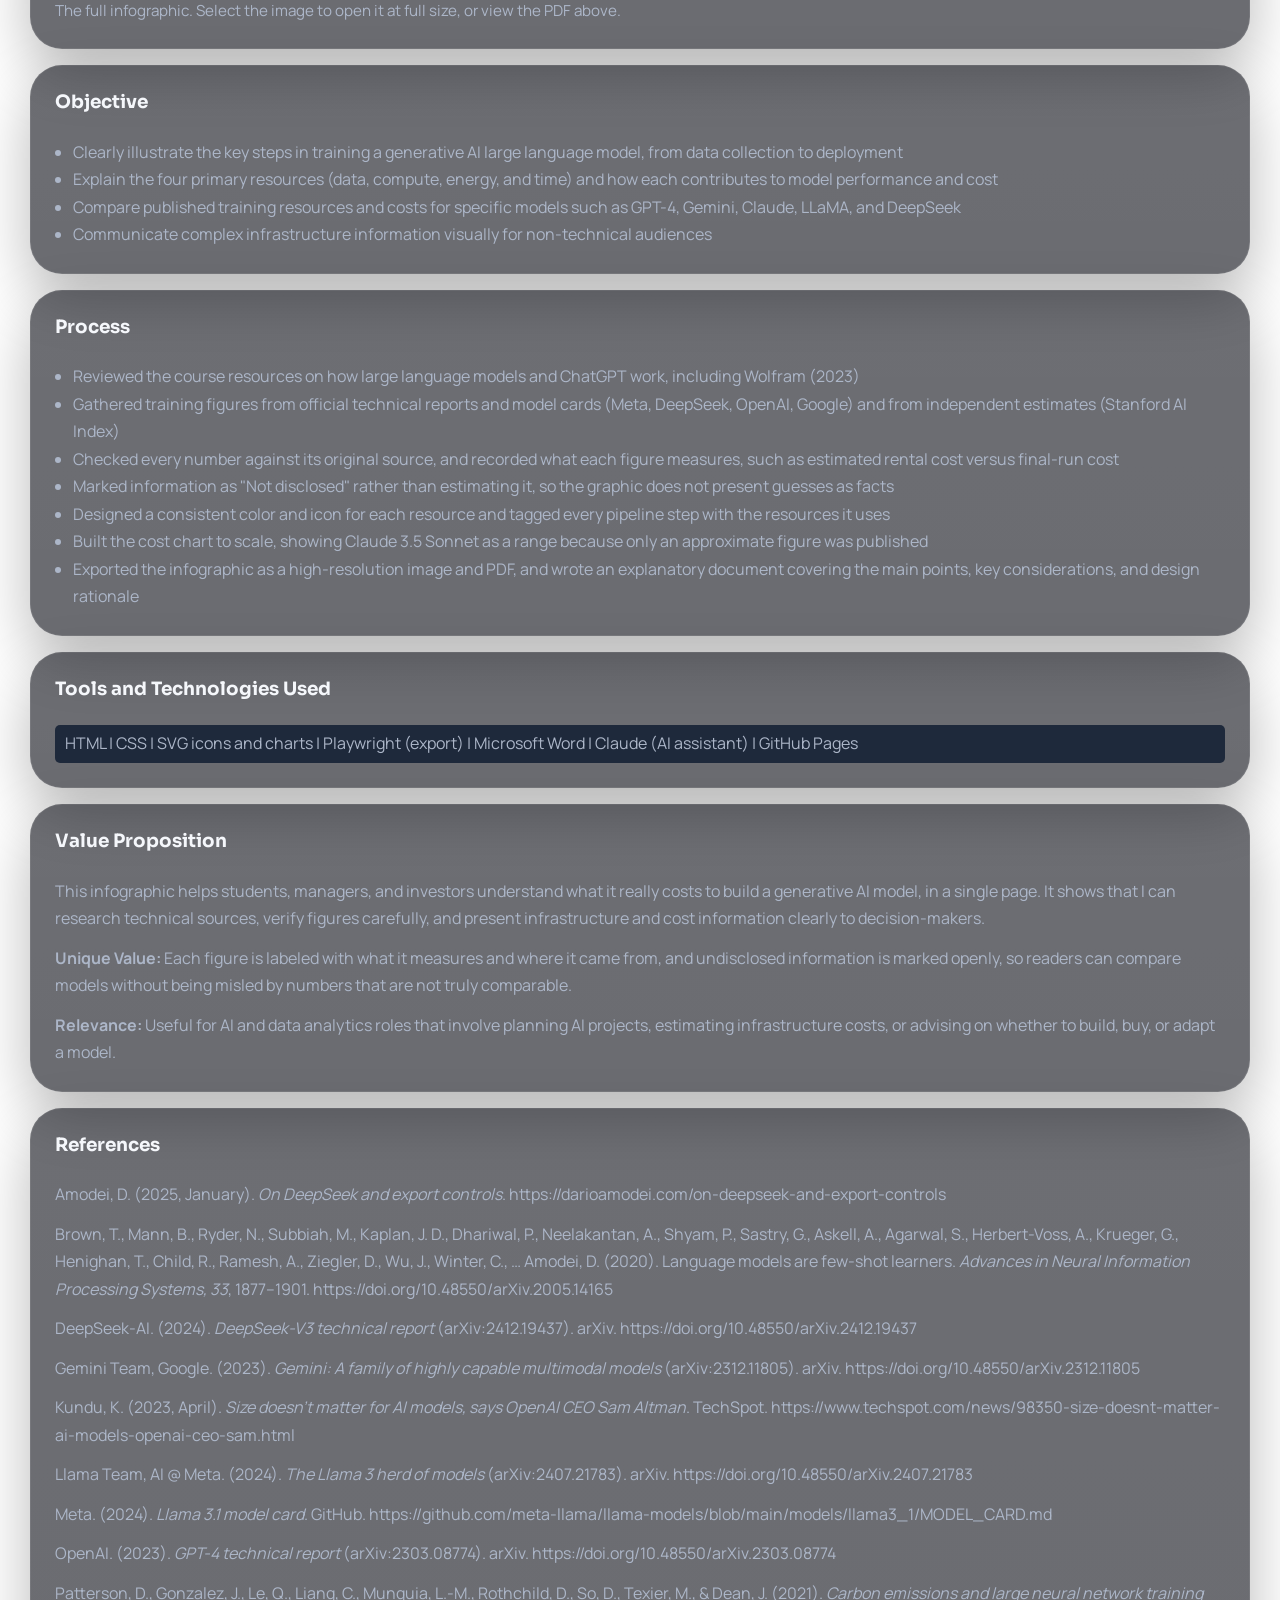
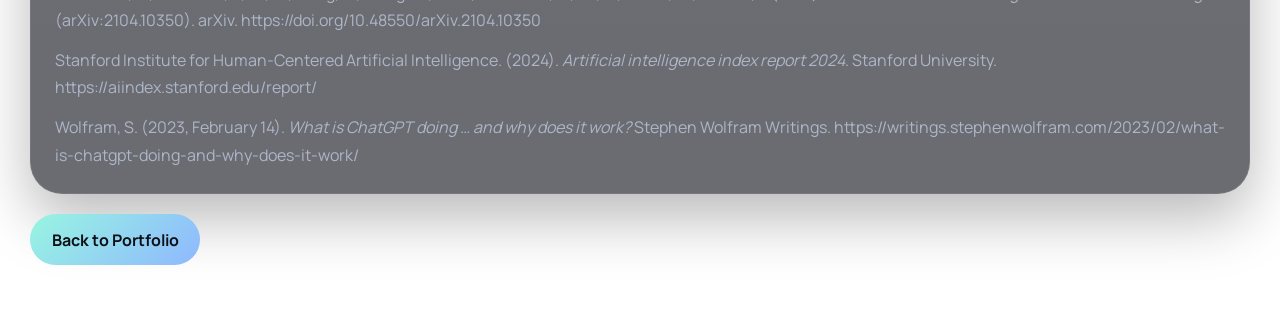
<file: artifact8.html>
<!DOCTYPE html>
<html lang="en">
<head>
  <meta charset="UTF-8">
  <meta name="viewport" content="width=device-width, initial-scale=1.0">
  <title>Artifact 8 | Shailu Beesupaka</title>
  <meta name="description" content="Artifact 8 academic portfolio page for Shailu Beesupaka.">
  <link rel="preconnect" href="https://fonts.googleapis.com">
  <link rel="preconnect" href="https://fonts.gstatic.com" crossorigin>
  <link href="https://fonts.googleapis.com/css2?family=Manrope:wght@400;500;600;700;800&family=Sora:wght@500;600;700&display=swap" rel="stylesheet">
  <link rel="stylesheet" href="styles.css">
</head>
<body>
  <div class="noise-layer" aria-hidden="true"></div>
  <header class="topbar">
    <a class="identity" href="index.html">
      <span class="identity-mark">SB</span>
      <span class="identity-text">
        <strong>Shailu Beesupaka</strong>
      </span>
    </a>
    <button class="menu-toggle" aria-expanded="false" aria-controls="site-nav" aria-label="Toggle navigation">
      <span></span>
      <span></span>
      <span></span>
    </button>
    <nav id="site-nav" class="site-nav">
      <a href="index.html">Home</a>
      <a href="artifact1.html">Artifact 1</a>
      <a href="artifact2.html">Artifact 2</a>
      <a href="artifact3.html">Artifact 3</a>
      <a href="artifact4.html">Artifact 4</a>
      <a href="artifact5.html">Artifact 5</a>
      <a href="artifact6.html">Artifact 6</a>
      <a href="artifact7.html">Artifact 7</a>
      <a href="artifact8.html">Artifact 8</a>
      <a href="artifact9.html">Artifact 9</a>
      <a href="index.html#skills">Skills</a>
      <a href="index.html#education">Education</a>
      <a href="index.html#contact">Contact</a>
    </nav>
  </header>

  <main class="artifact-page-main">
    <section class="artifact-page-layout">
      <article class="artifact-page-card artifact-page-hero">
        <div class="artifact-page-intro">
          <p class="section-label">Artifact 8</p>
          <h1>What It Takes to Train a Large Language Model</h1>
          <p>This artifact is an infographic that explains the eight steps used to train a generative AI large language model and the data, compute, energy, and time each step requires, using published figures from GPT, Gemini, Claude, LLaMA, and DeepSeek.</p>
          <p>
            <a class="button button-solid" href="assets/llm-training-infographic.pdf" target="_blank" rel="noopener">View the Infographic (PDF)</a>
            <a class="button button-outline" href="assets/llm-training-explanatory-document.docx" download>Explanatory Document</a>
          </p>
        </div>
        <div class="artifact-page-visual">
          <img src="assets/llm-training-hero.jpg" alt="Top of the infographic showing the eight-step training pipeline from data collection to deployment">
          <p class="artifact-page-visual-caption">The pipeline section shows each training step and tags it with the resources it uses. Pretraining is marked as the most costly step.</p>
        </div>
      </article>

      <div class="artifact-page-content">
        <article class="artifact-page-card artifact-section-card">
          <h2>Introduction</h2>
          <p>This artifact is based on my AIML-501 Model Development portfolio assignment on the training process and resource costs of generative AI large language models.</p>
          <p>Training a modern AI assistant requires enormous amounts of data, specialized computer chips, electricity, and time. These costs shape which organizations can build advanced models and how those models affect the environment, yet they are rarely explained in one place. This infographic brings them together for a broad audience.</p>
        </article>

        <article class="artifact-page-card artifact-section-card">
          <h2>Description</h2>
          <p>The infographic has three sections. The first shows the training pipeline in eight steps arranged in three groups: preparing the data (steps 1&ndash;3), building the base model through pretraining (step 4), and refining, testing, and releasing the model through fine-tuning, alignment, evaluation, and deployment (steps 5&ndash;8). The second presents the four primary resources (data, compute, energy, and time), each with published examples and a short explanation of why it matters. The third compares the estimated training costs of six prominent models in a bar chart and a table that clearly marks information developers have not disclosed.</p>
          <p>Unlike Artifact 7, which explains how a neural network works inside, this artifact focuses on the infrastructure and economics of building large models, showing my ability to research, verify, and communicate technical cost information.</p>
          <div class="artifact-page-section-media">
            <div class="artifact-page-visual">
              <a href="assets/llm-training-infographic.png" target="_blank" rel="noopener"><img src="assets/llm-training-infographic.png" alt="Full infographic showing the LLM training pipeline, four resource categories with published figures, a bar chart of estimated training costs, and a model comparison table"></a>
              <p class="artifact-page-visual-caption">The full infographic. Select the image to open it at full size, or view the PDF above.</p>
            </div>
          </div>
        </article>

        <article class="artifact-page-card artifact-section-card">
          <h2>Objective</h2>
          <ul>
            <li>Clearly illustrate the key steps in training a generative AI large language model, from data collection to deployment</li>
            <li>Explain the four primary resources (data, compute, energy, and time) and how each contributes to model performance and cost</li>
            <li>Compare published training resources and costs for specific models such as GPT-4, Gemini, Claude, LLaMA, and DeepSeek</li>
            <li>Communicate complex infrastructure information visually for non-technical audiences</li>
          </ul>
        </article>

        <article class="artifact-page-card artifact-section-card">
          <h2>Process</h2>
          <ul>
            <li>Reviewed the course resources on how large language models and ChatGPT work, including Wolfram (2023)</li>
            <li>Gathered training figures from official technical reports and model cards (Meta, DeepSeek, OpenAI, Google) and from independent estimates (Stanford AI Index)</li>
            <li>Checked every number against its original source, and recorded what each figure measures, such as estimated rental cost versus final-run cost</li>
            <li>Marked information as "Not disclosed" rather than estimating it, so the graphic does not present guesses as facts</li>
            <li>Designed a consistent color and icon for each resource and tagged every pipeline step with the resources it uses</li>
            <li>Built the cost chart to scale, showing Claude 3.5 Sonnet as a range because only an approximate figure was published</li>
            <li>Exported the infographic as a high-resolution image and PDF, and wrote an explanatory document covering the main points, key considerations, and design rationale</li>
          </ul>
        </article>

        <article class="artifact-page-card artifact-section-card">
          <h2>Tools and Technologies Used</h2>
          <p class="tags">HTML | CSS | SVG icons and charts | Playwright (export) | Microsoft Word | Claude (AI assistant) | GitHub Pages</p>
        </article>

        <article class="artifact-page-card artifact-section-card">
          <h2>Value Proposition</h2>
          <p>This infographic helps students, managers, and investors understand what it really costs to build a generative AI model, in a single page. It shows that I can research technical sources, verify figures carefully, and present infrastructure and cost information clearly to decision-makers.</p>
          <p><b>Unique Value:</b> Each figure is labeled with what it measures and where it came from, and undisclosed information is marked openly, so readers can compare models without being misled by numbers that are not truly comparable.</p>
          <p><b>Relevance:</b> Useful for AI and data analytics roles that involve planning AI projects, estimating infrastructure costs, or advising on whether to build, buy, or adapt a model.</p>
        </article>

        <article class="artifact-page-card artifact-section-card">
          <h2>References</h2>
          <p>Amodei, D. (2025, January). <i>On DeepSeek and export controls</i>. https://darioamodei.com/on-deepseek-and-export-controls</p>
          <p>Brown, T., Mann, B., Ryder, N., Subbiah, M., Kaplan, J. D., Dhariwal, P., Neelakantan, A., Shyam, P., Sastry, G., Askell, A., Agarwal, S., Herbert-Voss, A., Krueger, G., Henighan, T., Child, R., Ramesh, A., Ziegler, D., Wu, J., Winter, C., &hellip; Amodei, D. (2020). Language models are few-shot learners. <i>Advances in Neural Information Processing Systems, 33</i>, 1877&ndash;1901. https://doi.org/10.48550/arXiv.2005.14165</p>
          <p>DeepSeek-AI. (2024). <i>DeepSeek-V3 technical report</i> (arXiv:2412.19437). arXiv. https://doi.org/10.48550/arXiv.2412.19437</p>
          <p>Gemini Team, Google. (2023). <i>Gemini: A family of highly capable multimodal models</i> (arXiv:2312.11805). arXiv. https://doi.org/10.48550/arXiv.2312.11805</p>
          <p>Kundu, K. (2023, April). <i>Size doesn&rsquo;t matter for AI models, says OpenAI CEO Sam Altman</i>. TechSpot. https://www.techspot.com/news/98350-size-doesnt-matter-ai-models-openai-ceo-sam.html</p>
          <p>Llama Team, AI @ Meta. (2024). <i>The Llama 3 herd of models</i> (arXiv:2407.21783). arXiv. https://doi.org/10.48550/arXiv.2407.21783</p>
          <p>Meta. (2024). <i>Llama 3.1 model card</i>. GitHub. https://github.com/meta-llama/llama-models/blob/main/models/llama3_1/MODEL_CARD.md</p>
          <p>OpenAI. (2023). <i>GPT-4 technical report</i> (arXiv:2303.08774). arXiv. https://doi.org/10.48550/arXiv.2303.08774</p>
          <p>Patterson, D., Gonzalez, J., Le, Q., Liang, C., Munguia, L.-M., Rothchild, D., So, D., Texier, M., &amp; Dean, J. (2021). <i>Carbon emissions and large neural network training</i> (arXiv:2104.10350). arXiv. https://doi.org/10.48550/arXiv.2104.10350</p>
          <p>Stanford Institute for Human-Centered Artificial Intelligence. (2024). <i>Artificial intelligence index report 2024</i>. Stanford University. https://aiindex.stanford.edu/report/</p>
          <p>Wolfram, S. (2023, February 14). <i>What is ChatGPT doing &hellip; and why does it work?</i> Stephen Wolfram Writings. https://writings.stephenwolfram.com/2023/02/what-is-chatgpt-doing-and-why-does-it-work/</p>
        </article>

        <div class="artifact-page-footer-actions">
          <a class="button button-solid" href="index.html">Back to Portfolio</a>
        </div>
      </div>
    </section>
  </main>

  <script src="script.js"></script>
</body>
</html>
</file>
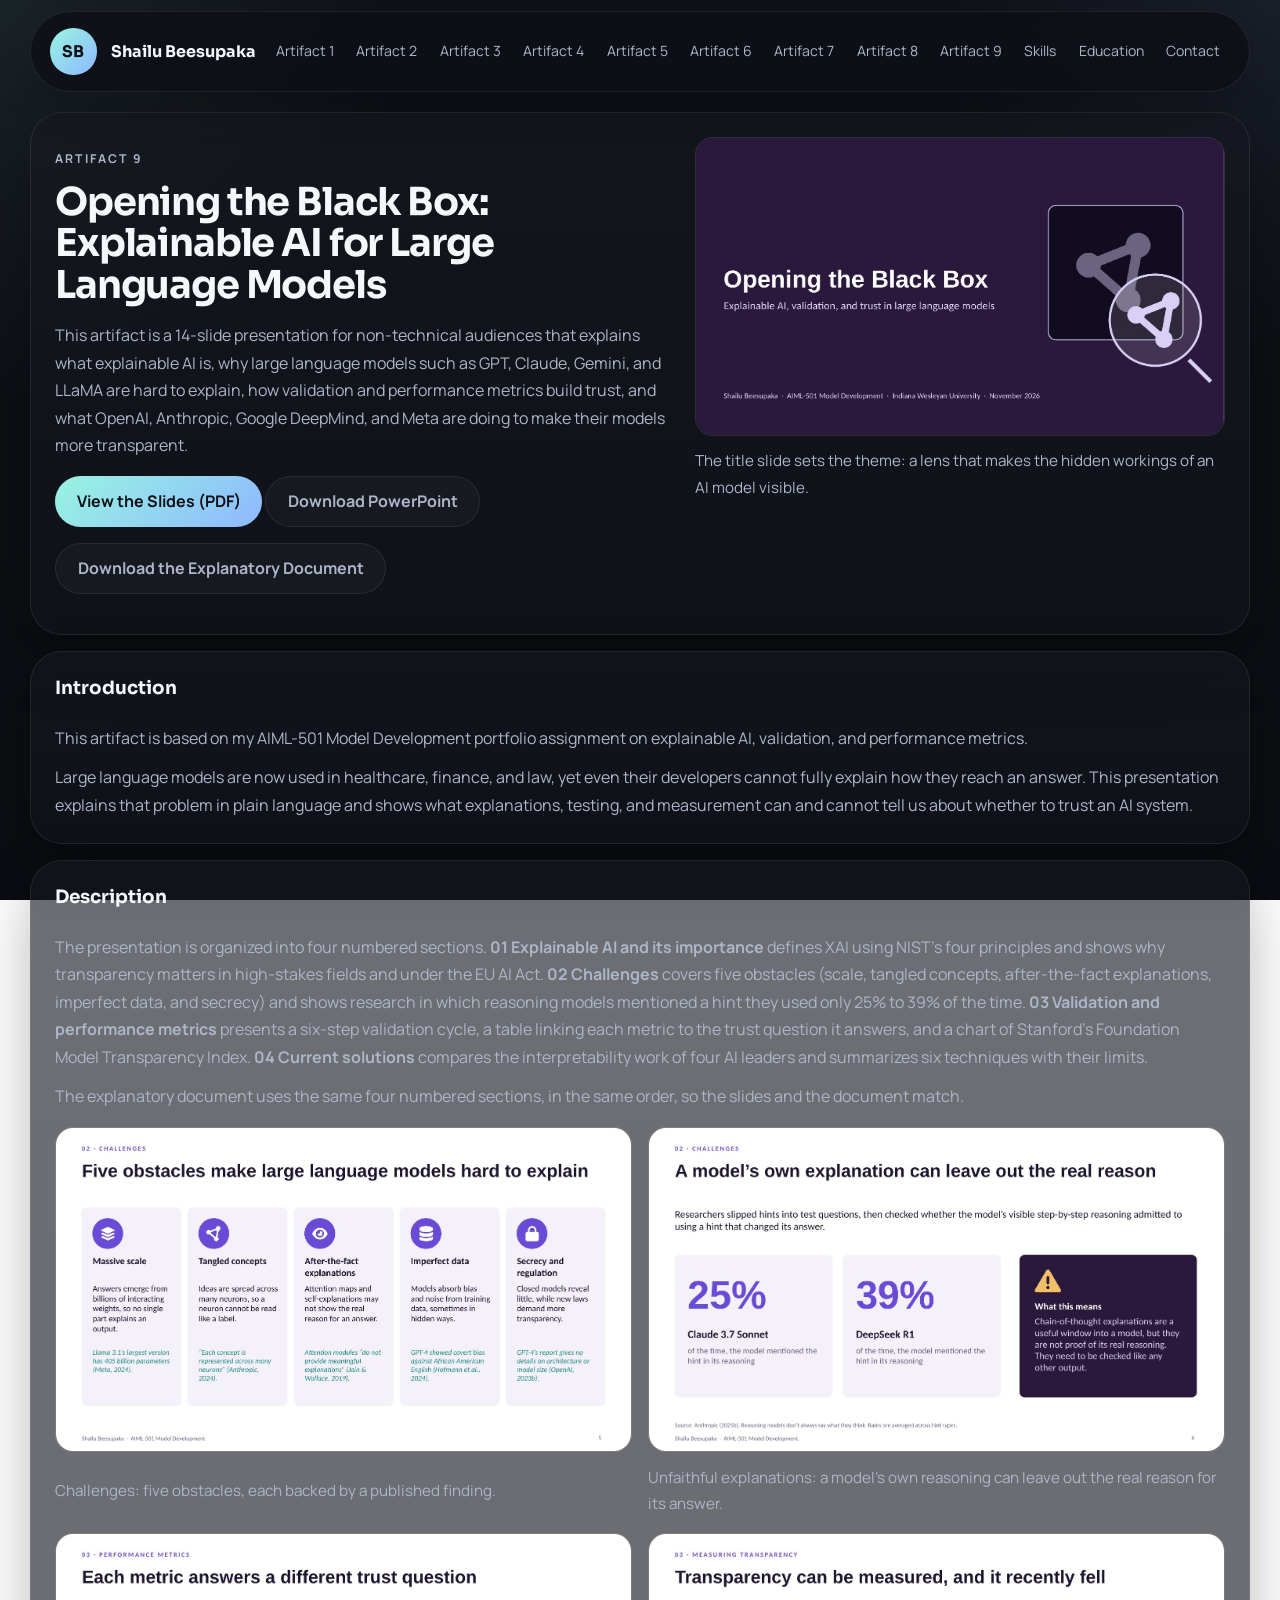
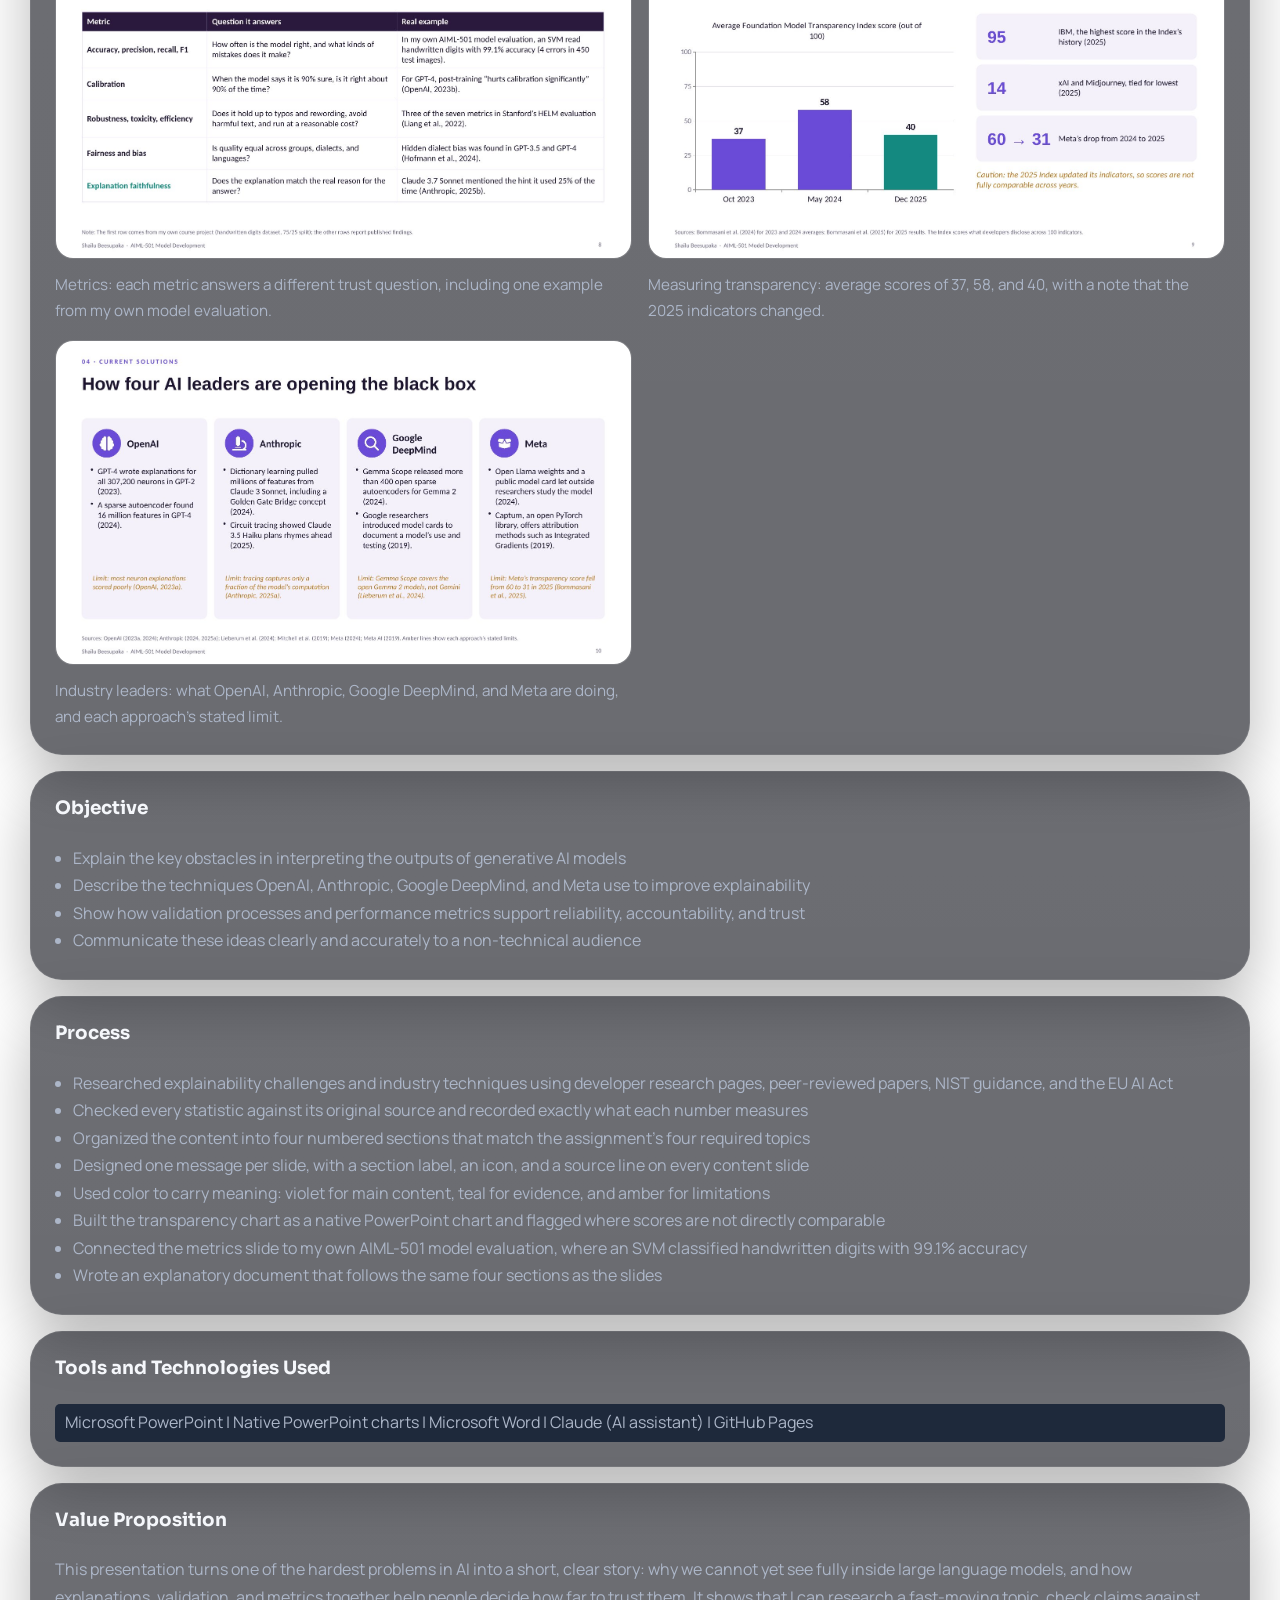
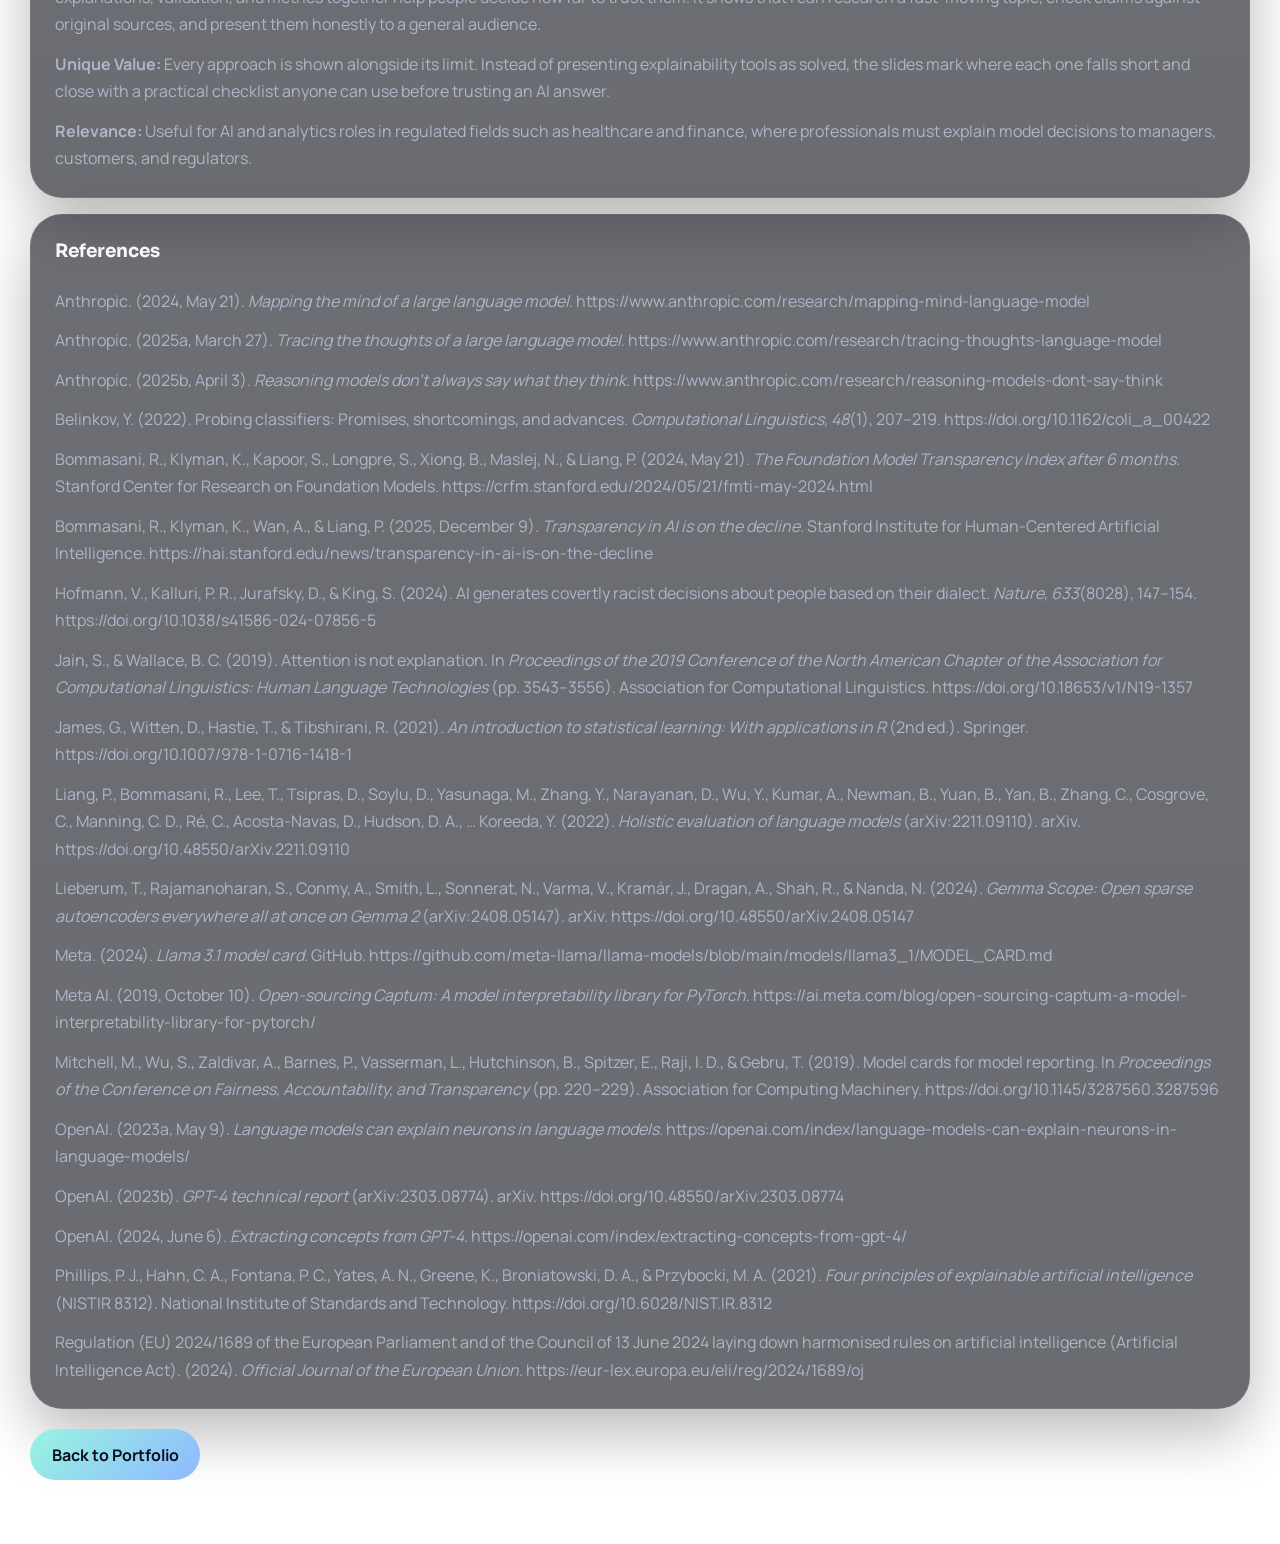
<file: artifact9.html>
<!DOCTYPE html>
<html lang="en">
<head>
  <meta charset="UTF-8">
  <meta name="viewport" content="width=device-width, initial-scale=1.0">
  <title>Artifact 9 | Shailu Beesupaka</title>
  <meta name="description" content="Artifact 9: a presentation on explainable AI, validation, and performance metrics for large language models, by Shailu Beesupaka.">
  <link rel="preconnect" href="https://fonts.googleapis.com">
  <link rel="preconnect" href="https://fonts.gstatic.com" crossorigin>
  <link href="https://fonts.googleapis.com/css2?family=Manrope:wght@400;500;600;700;800&family=Sora:wght@500;600;700&display=swap" rel="stylesheet">
  <link rel="stylesheet" href="styles.css">
</head>
<body>
  <div class="noise-layer" aria-hidden="true"></div>
  <header class="topbar">
    <a class="identity" href="index.html">
      <span class="identity-mark">SB</span>
      <span class="identity-text">
        <strong>Shailu Beesupaka</strong>
      </span>
    </a>
    <button class="menu-toggle" aria-expanded="false" aria-controls="site-nav" aria-label="Toggle navigation">
      <span></span>
      <span></span>
      <span></span>
    </button>
    <nav id="site-nav" class="site-nav">
      <a href="index.html">Home</a>
      <a href="artifact1.html">Artifact 1</a>
      <a href="artifact2.html">Artifact 2</a>
      <a href="artifact3.html">Artifact 3</a>
      <a href="artifact4.html">Artifact 4</a>
      <a href="artifact5.html">Artifact 5</a>
      <a href="artifact6.html">Artifact 6</a>
      <a href="artifact7.html">Artifact 7</a>
      <a href="artifact8.html">Artifact 8</a>
      <a href="artifact9.html">Artifact 9</a>
      <a href="index.html#skills">Skills</a>
      <a href="index.html#education">Education</a>
      <a href="index.html#contact">Contact</a>
    </nav>
  </header>

  <main class="artifact-page-main">
    <section class="artifact-page-layout">
      <article class="artifact-page-card artifact-page-hero">
        <div class="artifact-page-intro">
          <p class="section-label">Artifact 9</p>
          <h1>Opening the Black Box: Explainable AI for Large Language Models</h1>
          <p>This artifact is a 14-slide presentation for non-technical audiences that explains what explainable AI is, why large language models such as GPT, Claude, Gemini, and LLaMA are hard to explain, how validation and performance metrics build trust, and what OpenAI, Anthropic, Google DeepMind, and Meta are doing to make their models more transparent.</p>
          <p>
            <a class="button button-solid" href="assets/xai-explainability.pdf" target="_blank" rel="noopener">View the Slides (PDF)</a>
            <a class="button button-outline" href="assets/xai-explainability.pptx" download>Download PowerPoint</a>
          </p>
          <p><a class="button button-outline" href="assets/xai-explanatory-document.docx" download>Download the Explanatory Document</a></p>
        </div>
        <div class="artifact-page-visual">
          <img src="assets/xai-slide-1.jpg" alt="Title slide reading Opening the Black Box, with a magnifying lens revealing a network inside a black box">
          <p class="artifact-page-visual-caption">The title slide sets the theme: a lens that makes the hidden workings of an AI model visible.</p>
        </div>
      </article>

      <div class="artifact-page-content">
        <article class="artifact-page-card artifact-section-card">
          <h2>Introduction</h2>
          <p>This artifact is based on my AIML-501 Model Development portfolio assignment on explainable AI, validation, and performance metrics.</p>
          <p>Large language models are now used in healthcare, finance, and law, yet even their developers cannot fully explain how they reach an answer. This presentation explains that problem in plain language and shows what explanations, testing, and measurement can and cannot tell us about whether to trust an AI system.</p>
        </article>

        <article class="artifact-page-card artifact-section-card">
          <h2>Description</h2>
          <p>The presentation is organized into four numbered sections. <b>01 Explainable AI and its importance</b> defines XAI using NIST&rsquo;s four principles and shows why transparency matters in high-stakes fields and under the EU AI Act. <b>02 Challenges</b> covers five obstacles (scale, tangled concepts, after-the-fact explanations, imperfect data, and secrecy) and shows research in which reasoning models mentioned a hint they used only 25% to 39% of the time. <b>03 Validation and performance metrics</b> presents a six-step validation cycle, a table linking each metric to the trust question it answers, and a chart of Stanford&rsquo;s Foundation Model Transparency Index. <b>04 Current solutions</b> compares the interpretability work of four AI leaders and summarizes six techniques with their limits.</p>
          <p>The explanatory document uses the same four numbered sections, in the same order, so the slides and the document match.</p>
          <div class="artifact-page-section-media">
            <div class="artifact-page-grid">
              <div class="artifact-page-visual">
                <a href="assets/xai-slide-5.jpg" target="_blank" rel="noopener"><img src="assets/xai-slide-5.jpg" alt="Slide showing five obstacles to explaining large language models, each with an icon, a short explanation, and published evidence"></a>
                <p class="artifact-page-visual-caption">Challenges: five obstacles, each backed by a published finding.</p>
              </div>
              <div class="artifact-page-visual">
                <a href="assets/xai-slide-6.jpg" target="_blank" rel="noopener"><img src="assets/xai-slide-6.jpg" alt="Slide with large statistics showing Claude 3.7 Sonnet mentioned a hint 25 percent of the time and DeepSeek R1 39 percent of the time"></a>
                <p class="artifact-page-visual-caption">Unfaithful explanations: a model&rsquo;s own reasoning can leave out the real reason for its answer.</p>
              </div>
              <div class="artifact-page-visual">
                <a href="assets/xai-slide-8.jpg" target="_blank" rel="noopener"><img src="assets/xai-slide-8.jpg" alt="Table linking accuracy, calibration, robustness, fairness, and explanation faithfulness to the trust question each answers"></a>
                <p class="artifact-page-visual-caption">Metrics: each metric answers a different trust question, including one example from my own model evaluation.</p>
              </div>
              <div class="artifact-page-visual">
                <a href="assets/xai-slide-9.jpg" target="_blank" rel="noopener"><img src="assets/xai-slide-9.jpg" alt="Bar chart of average Foundation Model Transparency Index scores: 37 in 2023, 58 in 2024, and 40 in 2025"></a>
                <p class="artifact-page-visual-caption">Measuring transparency: average scores of 37, 58, and 40, with a note that the 2025 indicators changed.</p>
              </div>
              <div class="artifact-page-visual">
                <a href="assets/xai-slide-10.jpg" target="_blank" rel="noopener"><img src="assets/xai-slide-10.jpg" alt="Slide comparing interpretability work at OpenAI, Anthropic, Google DeepMind, and Meta, with each approach's limit"></a>
                <p class="artifact-page-visual-caption">Industry leaders: what OpenAI, Anthropic, Google DeepMind, and Meta are doing, and each approach&rsquo;s stated limit.</p>
              </div>
            </div>
          </div>
        </article>

        <article class="artifact-page-card artifact-section-card">
          <h2>Objective</h2>
          <ul>
            <li>Explain the key obstacles in interpreting the outputs of generative AI models</li>
            <li>Describe the techniques OpenAI, Anthropic, Google DeepMind, and Meta use to improve explainability</li>
            <li>Show how validation processes and performance metrics support reliability, accountability, and trust</li>
            <li>Communicate these ideas clearly and accurately to a non-technical audience</li>
          </ul>
        </article>

        <article class="artifact-page-card artifact-section-card">
          <h2>Process</h2>
          <ul>
            <li>Researched explainability challenges and industry techniques using developer research pages, peer-reviewed papers, NIST guidance, and the EU AI Act</li>
            <li>Checked every statistic against its original source and recorded exactly what each number measures</li>
            <li>Organized the content into four numbered sections that match the assignment&rsquo;s four required topics</li>
            <li>Designed one message per slide, with a section label, an icon, and a source line on every content slide</li>
            <li>Used color to carry meaning: violet for main content, teal for evidence, and amber for limitations</li>
            <li>Built the transparency chart as a native PowerPoint chart and flagged where scores are not directly comparable</li>
            <li>Connected the metrics slide to my own AIML-501 model evaluation, where an SVM classified handwritten digits with 99.1% accuracy</li>
            <li>Wrote an explanatory document that follows the same four sections as the slides</li>
          </ul>
        </article>

        <article class="artifact-page-card artifact-section-card">
          <h2>Tools and Technologies Used</h2>
          <p class="tags">Microsoft PowerPoint | Native PowerPoint charts | Microsoft Word | Claude (AI assistant) | GitHub Pages</p>
        </article>

        <article class="artifact-page-card artifact-section-card">
          <h2>Value Proposition</h2>
          <p>This presentation turns one of the hardest problems in AI into a short, clear story: why we cannot yet see fully inside large language models, and how explanations, validation, and metrics together help people decide how far to trust them. It shows that I can research a fast-moving topic, check claims against original sources, and present them honestly to a general audience.</p>
          <p><b>Unique Value:</b> Every approach is shown alongside its limit. Instead of presenting explainability tools as solved, the slides mark where each one falls short and close with a practical checklist anyone can use before trusting an AI answer.</p>
          <p><b>Relevance:</b> Useful for AI and analytics roles in regulated fields such as healthcare and finance, where professionals must explain model decisions to managers, customers, and regulators.</p>
        </article>

        <article class="artifact-page-card artifact-section-card">
          <h2>References</h2>
          <p>Anthropic. (2024, May 21). <i>Mapping the mind of a large language model</i>. https://www.anthropic.com/research/mapping-mind-language-model</p>
          <p>Anthropic. (2025a, March 27). <i>Tracing the thoughts of a large language model</i>. https://www.anthropic.com/research/tracing-thoughts-language-model</p>
          <p>Anthropic. (2025b, April 3). <i>Reasoning models don&rsquo;t always say what they think</i>. https://www.anthropic.com/research/reasoning-models-dont-say-think</p>
          <p>Belinkov, Y. (2022). Probing classifiers: Promises, shortcomings, and advances. <i>Computational Linguistics, 48</i>(1), 207&ndash;219. https://doi.org/10.1162/coli_a_00422</p>
          <p>Bommasani, R., Klyman, K., Kapoor, S., Longpre, S., Xiong, B., Maslej, N., &amp; Liang, P. (2024, May 21). <i>The Foundation Model Transparency Index after 6 months</i>. Stanford Center for Research on Foundation Models. https://crfm.stanford.edu/2024/05/21/fmti-may-2024.html</p>
          <p>Bommasani, R., Klyman, K., Wan, A., &amp; Liang, P. (2025, December 9). <i>Transparency in AI is on the decline</i>. Stanford Institute for Human-Centered Artificial Intelligence. https://hai.stanford.edu/news/transparency-in-ai-is-on-the-decline</p>
          <p>Hofmann, V., Kalluri, P. R., Jurafsky, D., &amp; King, S. (2024). AI generates covertly racist decisions about people based on their dialect. <i>Nature, 633</i>(8028), 147&ndash;154. https://doi.org/10.1038/s41586-024-07856-5</p>
          <p>Jain, S., &amp; Wallace, B. C. (2019). Attention is not explanation. In <i>Proceedings of the 2019 Conference of the North American Chapter of the Association for Computational Linguistics: Human Language Technologies</i> (pp. 3543&ndash;3556). Association for Computational Linguistics. https://doi.org/10.18653/v1/N19-1357</p>
          <p>James, G., Witten, D., Hastie, T., &amp; Tibshirani, R. (2021). <i>An introduction to statistical learning: With applications in R</i> (2nd ed.). Springer. https://doi.org/10.1007/978-1-0716-1418-1</p>
          <p>Liang, P., Bommasani, R., Lee, T., Tsipras, D., Soylu, D., Yasunaga, M., Zhang, Y., Narayanan, D., Wu, Y., Kumar, A., Newman, B., Yuan, B., Yan, B., Zhang, C., Cosgrove, C., Manning, C. D., R&eacute;, C., Acosta-Navas, D., Hudson, D. A., &hellip; Koreeda, Y. (2022). <i>Holistic evaluation of language models</i> (arXiv:2211.09110). arXiv. https://doi.org/10.48550/arXiv.2211.09110</p>
          <p>Lieberum, T., Rajamanoharan, S., Conmy, A., Smith, L., Sonnerat, N., Varma, V., Kram&aacute;r, J., Dragan, A., Shah, R., &amp; Nanda, N. (2024). <i>Gemma Scope: Open sparse autoencoders everywhere all at once on Gemma 2</i> (arXiv:2408.05147). arXiv. https://doi.org/10.48550/arXiv.2408.05147</p>
          <p>Meta. (2024). <i>Llama 3.1 model card</i>. GitHub. https://github.com/meta-llama/llama-models/blob/main/models/llama3_1/MODEL_CARD.md</p>
          <p>Meta AI. (2019, October 10). <i>Open-sourcing Captum: A model interpretability library for PyTorch</i>. https://ai.meta.com/blog/open-sourcing-captum-a-model-interpretability-library-for-pytorch/</p>
          <p>Mitchell, M., Wu, S., Zaldivar, A., Barnes, P., Vasserman, L., Hutchinson, B., Spitzer, E., Raji, I. D., &amp; Gebru, T. (2019). Model cards for model reporting. In <i>Proceedings of the Conference on Fairness, Accountability, and Transparency</i> (pp. 220&ndash;229). Association for Computing Machinery. https://doi.org/10.1145/3287560.3287596</p>
          <p>OpenAI. (2023a, May 9). <i>Language models can explain neurons in language models</i>. https://openai.com/index/language-models-can-explain-neurons-in-language-models/</p>
          <p>OpenAI. (2023b). <i>GPT-4 technical report</i> (arXiv:2303.08774). arXiv. https://doi.org/10.48550/arXiv.2303.08774</p>
          <p>OpenAI. (2024, June 6). <i>Extracting concepts from GPT-4</i>. https://openai.com/index/extracting-concepts-from-gpt-4/</p>
          <p>Phillips, P. J., Hahn, C. A., Fontana, P. C., Yates, A. N., Greene, K., Broniatowski, D. A., &amp; Przybocki, M. A. (2021). <i>Four principles of explainable artificial intelligence</i> (NISTIR 8312). National Institute of Standards and Technology. https://doi.org/10.6028/NIST.IR.8312</p>
          <p>Regulation (EU) 2024/1689 of the European Parliament and of the Council of 13 June 2024 laying down harmonised rules on artificial intelligence (Artificial Intelligence Act). (2024). <i>Official Journal of the European Union</i>. https://eur-lex.europa.eu/eli/reg/2024/1689/oj</p>
        </article>

        <div class="artifact-page-footer-actions">
          <a class="button button-solid" href="index.html">Back to Portfolio</a>
        </div>
      </div>
    </section>
  </main>

  <script src="script.js"></script>
</body>
</html>
</file>
<file: styles.css>
:root {
  --bg: #0f1117;
  --bg-2: #151924;
  --panel: #171c27;
  --panel-2: #1d2431;
  --line: rgba(255, 255, 255, 0.08);
  --text: #f5f7fb;
  --muted: #acb6c8;
  --accent: #98f5e1;
  --accent-2: #ffd166;
  --accent-3: #8fb8ff;
  --shadow: 0 24px 60px rgba(0, 0, 0, 0.28);
  --glow: 0 0 0 1px rgba(152, 245, 225, 0.25), 0 16px 34px rgba(143, 184, 255, 0.16);
  --max-width: 1220px;
  --radius-lg: 30px;
  --radius-md: 20px;
  --radius-sm: 14px;
}

* {
  box-sizing: border-box;
}

html {
  scroll-behavior: smooth;
}

body {
  margin: 0;
  min-width: 320px;
  font-family: "Manrope", sans-serif;
  color: var(--text);
  background:
    radial-gradient(circle at top left, rgba(152, 245, 225, 0.08), transparent 26%),
    radial-gradient(circle at top right, rgba(143, 184, 255, 0.08), transparent 22%),
    linear-gradient(180deg, #0f1117 0%, #0b0d12 100%);
  background-attachment: fixed;
}

.noise-layer {
  position: fixed;
  inset: 0;
  pointer-events: none;
  opacity: 0.2;
  background-image:
    linear-gradient(rgba(255, 255, 255, 0.03) 1px, transparent 1px),
    linear-gradient(90deg, rgba(255, 255, 255, 0.03) 1px, transparent 1px);
  background-size: 72px 72px;
  mask-image: linear-gradient(180deg, rgba(0, 0, 0, 0.85), transparent 92%);
}

img {
  display: block;
  max-width: 100%;
}

a {
  color: inherit;
  text-decoration: none;
}

.topbar,
main {
  width: min(calc(100% - 2rem), var(--max-width));
  margin: 0 auto;
}

main {
  padding-bottom: 4rem;
}

.topbar {
  position: sticky;
  top: 0;
  z-index: 30;
  display: flex;
  align-items: center;
  justify-content: space-between;
  gap: 1rem;
  margin-top: 0.7rem;
  padding: 1rem 1.2rem;
  background: rgba(13, 16, 23, 0.86);
  border: 1px solid var(--line);
  border-radius: 999px;
  backdrop-filter: blur(14px);
  box-shadow: 0 18px 36px rgba(0, 0, 0, 0.18);
}

.identity {
  display: inline-flex;
  align-items: center;
  gap: 0.9rem;
  flex-shrink: 0;
}

.identity-mark {
  width: 2.9rem;
  height: 2.9rem;
  display: grid;
  place-items: center;
  border-radius: 50%;
  background: linear-gradient(135deg, var(--accent), var(--accent-3));
  color: #0d1117;
  font-family: "Sora", sans-serif;
  font-weight: 700;
}

.identity-text {
  display: grid;
}

.identity-text strong,
.section-heading h2,
.headline-stack h1,
.case-study-body h3,
.tool-panel h3,
.education-card h3,
.contact-banner h2 {
  font-family: "Sora", sans-serif;
}

.identity-text small {
  color: var(--muted);
}

.site-nav {
  display: flex;
  align-items: center;
  gap: 0.2rem;
  flex-wrap: nowrap;
  justify-content: flex-end;
  min-width: 0;
  overflow-x: auto;
  scrollbar-width: none;
}

.site-nav::-webkit-scrollbar {
  display: none;
}

.site-nav a {
  padding: 0.62rem 0.6rem;
  border-radius: 999px;
  color: var(--muted);
  font-size: 0.88rem;
  line-height: 1;
  white-space: nowrap;
}

.site-nav a:hover,
.site-nav a:focus-visible {
  color: var(--text);
  background: rgba(255, 255, 255, 0.05);
}

.menu-toggle {
  display: none;
  border: 0;
  background: transparent;
  padding: 0.25rem;
  cursor: pointer;
}

.menu-toggle span {
  display: block;
  width: 1.6rem;
  height: 2px;
  margin: 0.28rem 0;
  background: var(--text);
  border-radius: 999px;
}

.section {
  padding-top: 2.2rem;
}

.panel-section {
  padding: 1.5rem;
  border: 1px solid var(--line);
  border-radius: calc(var(--radius-lg) + 2px);
  background:
    linear-gradient(180deg, rgba(255, 255, 255, 0.025), rgba(255, 255, 255, 0.015)),
    rgba(13, 16, 23, 0.62);
  box-shadow: var(--shadow);
  backdrop-filter: blur(10px);
  overflow: hidden;
}

.hero-grid {
  display: grid;
  grid-template-columns: minmax(0, 1.08fr) minmax(320px, 0.92fr);
  gap: 1.5rem;
  align-items: stretch;
  min-height: min(620px, calc(100vh - 6.2rem));
}

.hero-grid.section {
  padding-top: 10px;
}

.hero-panel,
.info-block,
.tool-panel,
.education-card,
.contact-tile,
.case-study,
.value-card,
.bio-card,
.audience-card {
  border: 1px solid var(--line);
  box-shadow: var(--shadow);
}

.hero-panel,
.info-block,
.tool-panel,
.education-card,
.contact-tile,
.case-study,
.value-card,
.bio-card,
.audience-card {
  transition: transform 0.22s ease, box-shadow 0.22s ease, border-color 0.22s ease;
}

.hero-panel:hover,
.info-block:hover,
.tool-panel:hover,
.education-card:hover,
.contact-tile:hover,
.case-study:hover,
.value-card:hover,
.bio-card:hover,
.audience-card:hover {
  transform: translateY(-2px);
  box-shadow: var(--glow);
}

.hero-panel {
  border-radius: var(--radius-lg);
}

.hero-copy {
  padding: clamp(2rem, 4vw, 3.25rem);
  background:
    linear-gradient(145deg, rgba(152, 245, 225, 0.12), rgba(152, 245, 225, 0.02)),
    var(--panel);
  display: flex;
  flex-direction: column;
  justify-content: center;
  min-height: min(620px, calc(100vh - 6.2rem));
}

.section-label,
.headline-lead,
.education-type,
.contact-tile span,
.case-study-meta p {
  text-transform: uppercase;
  letter-spacing: 0.18em;
  font-size: 0.76rem;
  font-weight: 700;
}

.section-label,
.headline-lead,
.education-type,
.contact-tile span {
  color: var(--accent-2);
}

.headline-stack {
  display: grid;
  gap: 0.45rem;
  margin-bottom: 1.1rem;
}

.headline-lead {
  margin: 0;
}

.headline-stack h1 {
  margin: 0;
  font-size: clamp(1.9rem, 3.4vw, 3.15rem);
  line-height: 1.1;
  letter-spacing: -0.04em;
  max-width: 15ch;
}

.hero-summary,
.section-copy,
.info-block p,
.case-study-body p,
.tool-panel li,
.education-card p {
  color: var(--muted);
  line-height: 1.7;
  font-size: 1rem;
}

.hero-cta {
  display: flex;
  flex-wrap: wrap;
  gap: 1rem;
  margin: 1.55rem 0;
}

.button {
  min-height: 3.2rem;
  padding: 0 1.35rem;
  display: inline-flex;
  align-items: center;
  justify-content: center;
  border-radius: 999px;
  font-weight: 700;
  transition: transform 0.2s ease, box-shadow 0.25s ease, border-color 0.25s ease, background 0.25s ease;
}

.button:hover,
.button:focus-visible {
  transform: translateY(-2px);
  box-shadow: var(--glow);
}

.button-solid {
  background: linear-gradient(135deg, var(--accent), var(--accent-3));
  color: #0d1117;
}

.button-outline {
  border: 1px solid var(--line);
  background: rgba(255, 255, 255, 0.03);
}

.button-outline:hover,
.button-outline:focus-visible {
  border-color: rgba(152, 245, 225, 0.35);
  background: rgba(255, 255, 255, 0.06);
}

.intro-facts {
  display: grid;
  grid-template-columns: repeat(3, minmax(0, 1fr));
  gap: 1rem;
  margin: 0;
}

.intro-facts div {
  padding-top: 1rem;
  border-top: 1px solid var(--line);
}

.intro-facts dt {
  margin-bottom: 0.4rem;
  color: var(--muted);
}

.intro-facts dd {
  margin: 0;
  font-weight: 700;
}

.hero-side {
  padding: 1rem;
  background: var(--panel-2);
  display: flex;
  align-items: center;
  justify-content: center;
  border-radius: var(--radius-lg);
}

.hero-illustration {
  width: 100%;
  height: 100%;
  margin: 0;
  min-height: 100%;
  padding: clamp(1rem, 2vw, 1.35rem);
  border-radius: calc(var(--radius-lg) - 8px);
  background:
    radial-gradient(circle at top right, rgba(152, 245, 225, 0.12), transparent 26%),
    radial-gradient(circle at 18% 24%, rgba(143, 184, 255, 0.12), transparent 22%),
    linear-gradient(180deg, rgba(255, 209, 102, 0.04), rgba(143, 184, 255, 0.06)),
    #121823;
  border: 1px solid rgba(255, 255, 255, 0.05);
  display: grid;
  place-items: center;
}

.hero-illustration img {
  width: 100%;
  max-width: 520px;
  margin: 0 auto;
  aspect-ratio: 1 / 1;
  object-fit: contain;
  filter: drop-shadow(0 20px 36px rgba(0, 0, 0, 0.22));
}

.ticker-bar {
  overflow: hidden;
  margin-top: 1.15rem;
  padding: 0.85rem 0;
  border-top: 1px solid var(--line);
  border-bottom: 1px solid var(--line);
}

.ticker-track {
  display: flex;
  flex-wrap: wrap;
  gap: 0.9rem;
}

.ticker-track span {
  padding: 0.65rem 1rem;
  border-radius: 999px;
  background: rgba(255, 255, 255, 0.04);
  color: var(--muted);
}

.section-heading {
  display: grid;
  gap: 0.9rem;
  margin-bottom: 1.35rem;
}

main > .panel-section {
  margin-top: 1.15rem;
}

.section-heading h2,
.contact-banner h2 {
  margin: 0;
  font-size: clamp(1.75rem, 3vw, 2.75rem);
  line-height: 1.06;
  letter-spacing: -0.035em;
  max-width: 23ch;
}

.split {
  grid-template-columns: minmax(0, 1fr) minmax(280px, 0.75fr);
  display: grid;
  gap: 1.5rem;
  align-items: end;
}

.section-copy {
  margin: 0;
}

.profile-columns {
  display: grid;
  grid-template-columns: repeat(3, minmax(0, 1fr));
  gap: 1rem;
}

.bio-card,
.audience-card {
  padding: 1.35rem 1.45rem;
  border-radius: var(--radius-md);
  background: linear-gradient(180deg, rgba(255, 255, 255, 0.04), rgba(255, 255, 255, 0.02));
}

.bio-card p,
.audience-card p {
  margin: 0;
  color: var(--muted);
  line-height: 1.75;
}

.bio-card p + p {
  margin-top: 0.95rem;
}

.value-grid {
  display: grid;
  grid-template-columns: repeat(3, minmax(0, 1fr));
  gap: 1rem;
}

.value-card {
  padding: 1.35rem;
  border-radius: var(--radius-md);
  background: linear-gradient(180deg, rgba(143, 184, 255, 0.08), rgba(255, 255, 255, 0.02));
}

.value-card h3 {
  margin: 0 0 0.65rem;
  font-family: "Sora", sans-serif;
  font-size: 1.12rem;
}

.value-card p {
  margin: 0;
  color: var(--muted);
  line-height: 1.7;
}

.info-block {
  padding: 1.45rem;
  border-radius: var(--radius-md);
  background: linear-gradient(180deg, rgba(255, 255, 255, 0.04), rgba(255, 255, 255, 0.02));
}

.block-number {
  display: inline-flex;
  margin-bottom: 1.5rem;
  color: var(--accent);
  font-family: "Sora", sans-serif;
  font-weight: 700;
  font-size: 1.8rem;
}

.info-block h3,
.tool-panel h3,
.education-card h3 {
  margin: 0 0 0.75rem;
  font-size: 1.28rem;
}

.case-study-list {
  display: grid;
  gap: 1rem;
}

.case-study {
  display: grid;
  grid-template-columns: 1fr;
  gap: 0;
  padding: 1.1rem;
  border-radius: var(--radius-md);
  background:
    linear-gradient(180deg, rgba(255, 255, 255, 0.04), rgba(255, 255, 255, 0.015)),
    rgba(13, 16, 23, 0.55);
}

.case-study-body {
  padding: 0;
  display: grid;
  grid-template-columns: minmax(0, 1fr) minmax(320px, 0.8fr);
  gap: 1.1rem;
  align-items: start;
}

.case-study-body-text-only {
  display: block;
}

.case-study-copy {
  min-width: 0;
}

.case-study-copy-wide {
  width: 100%;
  max-width: none;
}

.case-study-copy-wide p,
.case-study-copy-wide ul {
  max-width: none;
}

.case-study-copy-wide ul {
  column-count: 2;
  column-gap: 2rem;
}

.case-study-copy-wide li {
  break-inside: avoid;
  margin-bottom: 0.25rem;
}

.case-study-badge {
  display: inline-flex;
  align-items: center;
  justify-content: center;
  margin: 0 0 1.1rem;
  padding: 0.75rem 1.1rem;
  border-radius: 999px;
  background: rgba(152, 245, 225, 0.1);
  border: 1px solid rgba(152, 245, 225, 0.12);
  color: #b9edf9;
  font-size: 0.95rem;
  line-height: 1;
}

.project-output-card {
  display: grid;
  gap: 0.9rem;
  padding: 1.15rem;
  border-radius: 28px;
  border: 1px solid var(--line);
  background: rgba(255, 255, 255, 0.02);
}

.project-output-card-centered {
  align-self: center;
}

.artifact-summary-card {
  align-content: center;
  min-height: 280px;
}

.artifact-focus-list {
  display: flex;
  flex-wrap: wrap;
  gap: 0.75rem;
}

.artifact-focus-list span {
  display: inline-flex;
  padding: 0.7rem 0.9rem;
  border-radius: 999px;
  background: rgba(152, 245, 225, 0.1);
  border: 1px solid rgba(152, 245, 225, 0.12);
  color: var(--text);
  font-size: 0.95rem;
  font-weight: 700;
}

.artifact-summary-note {
  margin: 0;
  color: var(--muted);
  line-height: 1.7;
}

.project-output-head {
  display: flex;
  align-items: center;
  justify-content: space-between;
  gap: 1rem;
}

.project-output-head p,
.project-output-head h4 {
  margin: 0;
}

.project-output-head p {
  text-transform: uppercase;
  letter-spacing: 0.18em;
  font-size: 0.78rem;
  color: var(--accent-2);
}

.project-output-head h4 {
  font-family: "Sora", sans-serif;
  font-size: 1.05rem;
  font-weight: 600;
  color: var(--text);
}

.case-study-visuals {
  display: grid;
  grid-template-columns: 1fr;
  gap: 0.8rem;
  align-self: start;
}

.case-study-body h3 {
  margin: 0 0 0.65rem;
  font-size: 1.22rem;
  line-height: 1.32;
}

.case-study-copy h4 {
  margin: 0.9rem 0 0.35rem;
  font-size: 0.92rem;
  font-family: "Sora", sans-serif;
  color: var(--text);
}

.case-study-body ul,
.tool-panel ul {
  margin: 0.5rem 0 0;
  padding-left: 1.1rem;
  color: var(--muted);
  line-height: 1.62;
}

.case-study-image {
  margin: 0;
  min-height: 150px;
  display: grid;
  place-items: center;
  padding: 0.7rem;
  overflow: hidden;
  border-radius: 18px;
  border: 1px solid var(--line);
  background: rgba(255, 255, 255, 0.03);
}

.case-study-image img {
  width: 100%;
  max-height: 210px;
  height: auto;
  object-fit: contain;
}

.case-study-tech {
  margin-top: 1rem;
}

.artifact-img {
  width: 100%;
  border-radius: 10px;
  margin-top: 10px;
}

.tags {
  background: #1e293b;
  padding: 5px 10px;
  border-radius: 5px;
  display: inline-block;
  color: #dce6f5;
  line-height: 1.6;
}

.case-study-link {
  display: inline-flex;
  align-items: center;
  justify-content: center;
  margin-top: 1rem;
  min-height: 2.8rem;
  padding: 0 1rem;
  border-radius: 999px;
  border: 1px solid var(--line);
  background: rgba(255, 255, 255, 0.04);
  font-weight: 700;
  transition: transform 0.2s ease, box-shadow 0.25s ease, border-color 0.25s ease, background 0.25s ease;
}

.case-study-link:hover,
.case-study-link:focus-visible {
  transform: translateY(-2px);
  border-color: rgba(152, 245, 225, 0.35);
  background: rgba(255, 255, 255, 0.08);
  box-shadow: var(--glow);
}

.case-study-actions {
  display: flex;
  flex-wrap: wrap;
  gap: 0.75rem;
  margin-top: 1rem;
}

.case-study-actions .case-study-link {
  margin-top: 0;
}

.tools-grid,
.education-grid,
.contact-grid {
  display: grid;
  gap: 1rem;
}

.tools-grid {
  grid-template-columns: 1.15fr 0.85fr;
}

.tool-panel {
  padding: 1.55rem;
  border-radius: var(--radius-md);
  background: var(--panel);
}

.tool-panel.alt {
  background: linear-gradient(180deg, rgba(255, 209, 102, 0.08), rgba(255, 255, 255, 0.02));
}

.chip-group {
  display: flex;
  flex-wrap: wrap;
  gap: 0.8rem;
  margin-top: 1.1rem;
}

.chip-group span {
  padding: 0.78rem 1rem;
  border-radius: 999px;
  background: rgba(255, 255, 255, 0.05);
  border: 1px solid var(--line);
}

.education-grid {
  grid-template-columns: repeat(3, minmax(0, 1fr));
}

.artifact-page-main {
  width: min(calc(100% - 2rem), var(--max-width));
  margin: 0 auto;
  padding: 1.25rem 0 4rem;
}

.artifact-page-layout {
  display: grid;
  gap: 1rem;
}

.artifact-page-card {
  padding: 1.5rem;
  border-radius: calc(var(--radius-lg) + 2px);
  border: 1px solid var(--line);
  background:
    linear-gradient(180deg, rgba(255, 255, 255, 0.025), rgba(255, 255, 255, 0.015)),
    rgba(13, 16, 23, 0.62);
  box-shadow: var(--shadow);
}

.artifact-page-content {
  display: grid;
  gap: 1rem;
}

.artifact-page-hero {
  display: grid;
  grid-template-columns: minmax(0, 1fr) minmax(300px, 0.85fr);
  gap: 1rem;
  align-items: start;
}

.artifact-page-intro h1 {
  margin: 0.35rem 0 0.9rem;
  font-family: "Sora", sans-serif;
  font-size: clamp(1.95rem, 3vw, 2.7rem);
  line-height: 1.08;
  letter-spacing: -0.03em;
}

.artifact-page-intro p,
.artifact-page-card p,
.artifact-page-card li {
  color: var(--muted);
  line-height: 1.72;
}

.artifact-page-card h2 {
  margin: 0 0 0.85rem;
  font-family: "Sora", sans-serif;
  font-size: 1.15rem;
}

.artifact-page-card h2 + h2 {
  margin-top: 1.2rem;
}

.artifact-section-card {
  display: grid;
  gap: 0.75rem;
}

.artifact-section-card ul {
  margin: 0;
  padding-left: 1.15rem;
}

.artifact-section-card p,
.artifact-section-card li {
  margin: 0;
}

.artifact-page-grid {
  display: grid;
  grid-template-columns: repeat(2, minmax(0, 1fr));
  gap: 1rem;
}

.artifact-page-visual img {
  width: 100%;
  border-radius: 18px;
  border: 1px solid var(--line);
  background: rgba(255, 255, 255, 0.04);
  object-fit: contain;
}

.artifact-page-dual {
  display: grid;
  gap: 0.8rem;
}

.artifact-page-visual {
  display: grid;
  gap: 0.8rem;
}

.artifact-page-visual-caption {
  margin: 0;
  color: var(--muted);
  font-size: 0.95rem;
  line-height: 1.65;
}

.artifact-page-section-media {
  margin-top: 0.25rem;
}

.artifact-page-section-media img {
  width: 100%;
  border-radius: 18px;
  border: 1px solid var(--line);
  background: rgba(255, 255, 255, 0.04);
}

.artifact-page-links {
  display: flex;
  flex-wrap: wrap;
  gap: 0.75rem;
  margin-top: 1rem;
}

.artifact-page-footer-actions {
  display: flex;
  flex-wrap: wrap;
  gap: 0.75rem;
  justify-content: flex-start;
}

.artifact-page-content > .artifact-page-footer-actions {
  margin-top: 0.25rem;
}

.education-card {
  padding: 1.55rem;
  border-radius: var(--radius-md);
  background: var(--panel);
}

.education-type {
  margin: 0 0 1rem;
}

.education-card p {
  margin: 0;
}

.contact-layout {
  padding-bottom: 5rem;
}

.project-output-card-centered .case-study-image {
  min-height: 210px;
  padding: 0.9rem;
}

.project-output-card-centered .case-study-image img {
  max-height: 290px;
}

.contact-banner {
  margin-bottom: 1.5rem;
}

.contact-grid {
  grid-template-columns: repeat(3, minmax(0, 1fr));
}

.contact-tile {
  padding: 1.35rem;
  border-radius: var(--radius-md);
  background: linear-gradient(180deg, rgba(143, 184, 255, 0.08), rgba(255, 255, 255, 0.03));
}

.contact-tile strong {
  display: block;
  margin-top: 0.65rem;
  font-size: 1.08rem;
}

.reveal {
  opacity: 1;
  transform: none;
}

.js .reveal {
  opacity: 0;
  transform: translateY(24px);
  transition: opacity 0.6s ease, transform 0.6s ease;
}

.js .reveal.is-visible {
  opacity: 1;
  transform: translateY(0);
}

@media (max-width: 1100px) {
  .hero-grid,
  .profile-columns,
  .value-grid,
  .tools-grid,
  .education-grid,
  .contact-grid,
  .artifact-page-hero,
  .artifact-page-grid {
    grid-template-columns: 1fr;
  }

  .case-study {
    grid-template-columns: 1fr;
  }

  .case-study-body {
    grid-template-columns: 1fr;
  }

  .project-output-head {
    align-items: flex-start;
    flex-direction: column;
  }

  .intro-facts {
    grid-template-columns: 1fr;
  }
}

@media (max-width: 768px) {
  .topbar,
  main,
  .artifact-page-main {
    width: min(calc(100% - 1rem), var(--max-width));
  }

  .topbar {
    border-radius: 24px;
    padding: 0.9rem 1rem;
  }

  .identity-text small {
    display: none;
  }

  .menu-toggle {
    display: block;
  }

  .site-nav {
    position: absolute;
    top: calc(100% + 0.7rem);
    left: 0;
    right: 0;
    display: none;
    flex-direction: column;
    align-items: stretch;
    padding: 1rem;
    border-radius: 24px;
    background: rgba(13, 16, 23, 0.98);
    border: 1px solid var(--line);
  }

  .site-nav.is-open {
    display: flex;
  }

  .site-nav a {
    text-align: left;
  }

  .section {
    padding-top: 2rem;
  }

  .panel-section {
    padding: 1.2rem;
  }

  .headline-stack h1,
  .section-heading h2,
  .contact-banner h2 {
    max-width: 100%;
  }

  .hero-cta {
    flex-direction: column;
  }

  .button {
    width: 100%;
  }

  .hero-panel:hover,
  .info-block:hover,
  .tool-panel:hover,
  .education-card:hover,
  .contact-tile:hover,
  .case-study:hover,
  .value-card:hover,
  .bio-card:hover,
  .audience-card:hover {
    transform: none;
  }
}

@media (max-width: 480px) {
  .headline-stack h1 {
    font-size: clamp(1.85rem, 8.5vw, 2.65rem);
  }

  .hero-copy,
  .tool-panel,
  .education-card,
  .contact-tile,
  .info-block {
    padding: 1.2rem;
  }

  .case-study {
    padding: 0.8rem;
  }

  .case-study-visuals {
    grid-template-columns: 1fr;
  }

  .case-study-image {
    min-height: 190px;
    padding: 0.7rem;
  }
}

/* Keep long reference URLs from widening pages on phones */
.artifact-page-layout > * { min-width: 0; }
.artifact-section-card p, .artifact-section-card li { overflow-wrap: anywhere; }
</file>
